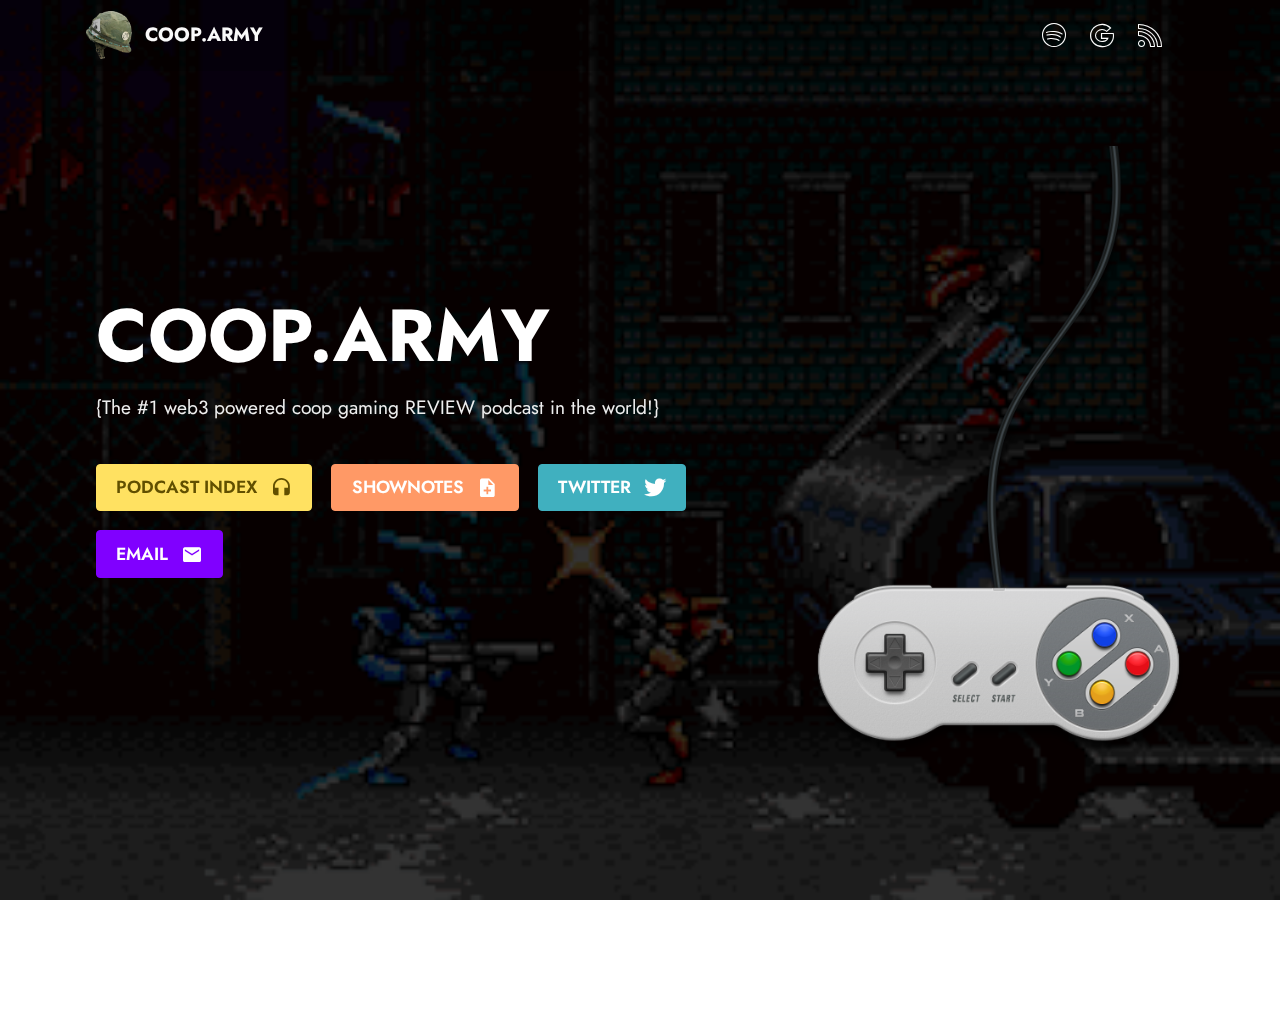
<file: index.html>
<!DOCTYPE html>
<html  >
<head>
  
  <meta charset="UTF-8">
  <meta http-equiv="X-UA-Compatible" content="IE=edge">
  
  <meta name="viewport" content="width=device-width, initial-scale=1, minimum-scale=1">
  <link rel="shortcut icon" href="assets/images/ffddc9f3a1639ef4d77bc82922d7fbfe-1.png" type="image/x-icon">
  <meta name="description" content="">
  
  
  <title>COOP.ARMY</title>
  <link rel="stylesheet" href="assets/icon54/style.css">
  <link rel="stylesheet" href="assets/simple-line-icons/simple-line-icons.css">
  <link rel="stylesheet" href="assets/web/assets/mobirise-icons/mobirise-icons.css">
  <link rel="stylesheet" href="assets/bootstrap-material-design-font/css/material.css">
  <link rel="stylesheet" href="assets/font-awesome/css/font-awesome.css">
  <link rel="stylesheet" href="assets/tether/tether.min.css">
  <link rel="stylesheet" href="assets/bootstrap/css/bootstrap.min.css">
  <link rel="stylesheet" href="assets/bootstrap/css/bootstrap-grid.min.css">
  <link rel="stylesheet" href="assets/bootstrap/css/bootstrap-reboot.min.css">
  <link rel="stylesheet" href="assets/dropdown/css/style.css">
  <link rel="stylesheet" href="assets/socicon/css/styles.css">
  <link rel="stylesheet" href="assets/theme/css/style.css">
  <link rel="preload" as="style" href="assets/mobirise/css/mbr-additional.css"><link rel="stylesheet" href="assets/mobirise/css/mbr-additional.css" type="text/css">
  
  
  
  
</head>
<body>
  
  <section class="menu menu2 cid-sHNFAgKuON" once="menu" id="menu2-c">
    
    <nav class="navbar navbar-dropdown navbar-fixed-top navbar-expand-lg">
        <div class="container">
            <div class="navbar-brand">
                <span class="navbar-logo">
                    <a href="index.html">
                        <img src="assets/images/ffddc9f3a1639ef4d77bc82922d7fbfe.png" alt="" style="height: 3rem;">
                    </a>
                </span>
                <span class="navbar-caption-wrap"><a class="navbar-caption text-white display-7" href="index.html">COOP.ARMY</a></span>
            </div>
            <button class="navbar-toggler" type="button" data-toggle="collapse" data-target="#navbarSupportedContent" aria-controls="navbarNavAltMarkup" aria-expanded="false" aria-label="Toggle navigation">
                <div class="hamburger">
                    <span></span>
                    <span></span>
                    <span></span>
                    <span></span>
                </div>
            </button>
            <div class="collapse navbar-collapse" id="navbarSupportedContent">
                
                <div class="icons-menu">
                    <a class="iconfont-wrapper" href="https://open.spotify.com/show/46sR4IKcHWxrS8LultJ4Qo" target="_blank">
                        <span class="p-2 mbr-iconfont icon54-v1-spotifi"></span>
                    </a>
                    <a class="iconfont-wrapper" href="https://podcasts.google.com/feed/aHR0cHM6Ly9tZWRpYS5yc3MuY29tL2Nvb3Bhcm15L2ZlZWQueG1s" target="_blank">
                        <span class="p-2 mbr-iconfont sli-social-google"></span>
                    </a>
                    <a class="iconfont-wrapper" href="https://media.rss.com/cooparmy/feed.xml" target="_blank">
                        <span class="p-2 mbr-iconfont icon54-v1-rss"></span>
                    </a>
                    
                </div>
                
            </div>
        </div>
    </nav>
</section>

<section class="extHeader cid-sHP1uhBfLK mbr-fullscreen mbr-parallax-background" id="extHeader8-q">

    

    <div class="mbr-overlay" style="opacity: 0.8;">
    </div>

    <div class="container-fluid header-content">
        <div class="row text-row">
            <div class="col-md-12 col-lg-7">
                <div class="title-cont align-left">
                    <h1 class="mbr-section-title align-left mbr-white pb-3 mbr-fonts-style mbr-bold display-1">COOP.ARMY
                    </h1>
                </div>
                <div class=" mbr-white pb-3 align-left">
                    <p class="mbr-section-subtitle mbr-fonts-style mbr-text display-7">
                        {The #1 web3 powered coop gaming REVIEW podcast in the world!}
                    </p>
                </div>
                <div class="mbr-section-btn pb-3"><a class="btn btn-md btn-warning display-4" href="https://podcastindex.org/podcast/4121769" target="_blank"><span class="mdi-hardware-headset mbr-iconfont mbr-iconfont-btn"></span>PODCAST INDEX</a> <a class="btn btn-md btn-danger display-4" href="https://drive.google.com/drive/folders/1-ZPZCVgvxwGmj2jQmnSSr-7sT8m_erA3" target="_blank"><span class="mdi-action-note-add mbr-iconfont mbr-iconfont-btn"></span>SHOWNOTES</a>  <a class="btn btn-md btn-success display-4" href="https://twitter.com/cooparmy" target="_blank"><span class="socicon socicon-twitter mbr-iconfont mbr-iconfont-btn"></span>TWITTER</a> <a class="btn btn-md btn-primary display-4" href="mailto:cooparmy@protonmail.com"><span class="mdi-communication-email mbr-iconfont mbr-iconfont-btn"></span>EMAIL</a></div>
            </div>
            <div class="col-lg-5 col-md-12">
                <div class="mbr-figure">
                    <img src="assets/images/controls-snes.png" alt="" title="">
                </div>
            </div>
        </div>
        
    </div>
</section>

<section class="footer7 cid-sED5ut1yHn mbr-reveal" once="footers" id="footer7-7">

    

    

    <div class="container">
        <div class="media-container-row align-center mbr-white">
            <div class="col-12">
                <p class="mbr-text mb-0 mbr-fonts-style display-4"></p><p>Powered by LBRY <a href="https://open.lbry.com/@COOPARMY:5?r=Fo4doyKyB2ucLE9w4T72v5uHwLJJWTHy" class="text-info" target="_blank">Fo4doyKyB2ucLE9w4T72v5uHwLJJWTHy</a><br>Pinned to IPFS&nbsp;<a href="https://ipfs.fleek.co/ipfs/QmYwUWPZkU2F1geSfrcGfWnVwAW1iKe2wNHfm3tqBQ7w74/" class="text-primary" target="_blank">QmYwUWPZkU2F1geSfrcGfWnVwAW1iKe2wNHfm3tqBQ7w74</a><br>HNS <a href="https://ipfs.fleek.co/ipfs/QmYwUWPZkU2F1geSfrcGfWnVwAW1iKe2wNHfm3tqBQ7w74/" class="text-warning" target="_blank">cooparmy/</a><br>Podcast Index <a href="https://podcastindex.org/podcast/4121769" class="text-danger" target="_blank">podcastindex.org/podcast/4121769</a></p><p></p>
            </div>
        </div>
    </div>
</section>


<script src="assets/web/assets/jquery/jquery.min.js"></script>
  <script src="assets/popper/popper.min.js"></script>
  <script src="assets/tether/tether.min.js"></script>
  <script src="assets/bootstrap/js/bootstrap.min.js"></script>
  <script src="assets/smoothscroll/smooth-scroll.js"></script>
  <script src="assets/dropdown/js/nav-dropdown.js"></script>
  <script src="assets/dropdown/js/navbar-dropdown.js"></script>
  <script src="assets/touchswipe/jquery.touch-swipe.min.js"></script>
  <script src="assets/parallax/jarallax.min.js"></script>
  <script src="assets/theme/js/script.js"></script>
  
  
  
</body>
</html>
</file>
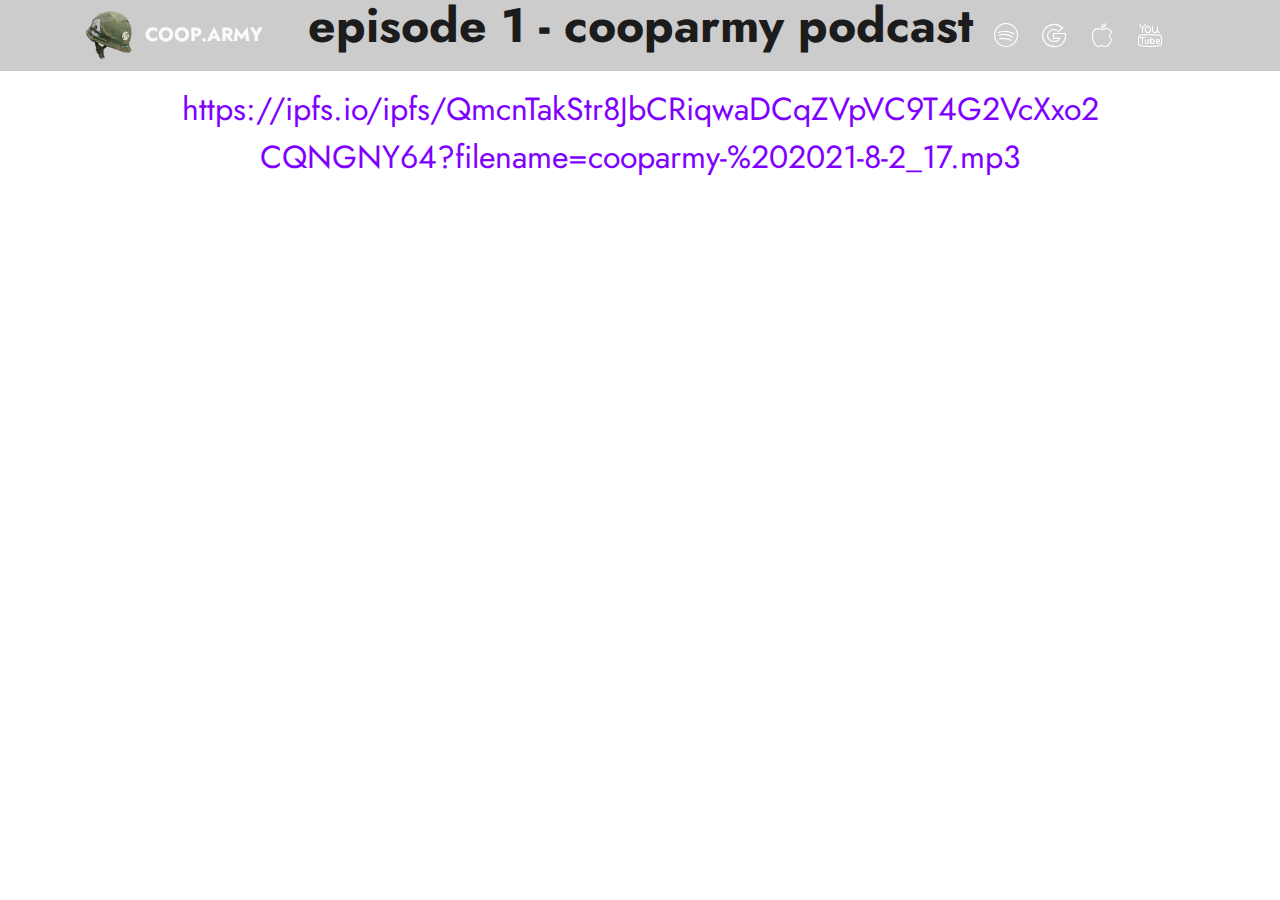
<file: page1.html>
<!DOCTYPE html>
<html  >
<head>
  
  <meta charset="UTF-8">
  <meta http-equiv="X-UA-Compatible" content="IE=edge">
  
  <meta name="viewport" content="width=device-width, initial-scale=1, minimum-scale=1">
  <link rel="shortcut icon" href="assets/images/ffddc9f3a1639ef4d77bc82922d7fbfe-1.png" type="image/x-icon">
  <meta name="description" content="">
  
  
  <title>Page 1</title>
  <link rel="stylesheet" href="assets/web/assets/mobirise-icons/mobirise-icons.css">
  <link rel="stylesheet" href="assets/icon54/style.css">
  <link rel="stylesheet" href="assets/simple-line-icons/simple-line-icons.css">
  <link rel="stylesheet" href="assets/tether/tether.min.css">
  <link rel="stylesheet" href="assets/bootstrap/css/bootstrap.min.css">
  <link rel="stylesheet" href="assets/bootstrap/css/bootstrap-grid.min.css">
  <link rel="stylesheet" href="assets/bootstrap/css/bootstrap-reboot.min.css">
  <link rel="stylesheet" href="assets/dropdown/css/style.css">
  <link rel="stylesheet" href="assets/theme/css/style.css">
  <link rel="preload" as="style" href="assets/mobirise/css/mbr-additional.css"><link rel="stylesheet" href="assets/mobirise/css/mbr-additional.css" type="text/css">
  
  
  
  
</head>
<body>
  
  <section class="menu menu2 cid-sHNFAgKuON" once="menu" id="menu2-c">
    
    <nav class="navbar navbar-dropdown navbar-fixed-top navbar-expand-lg">
        <div class="container">
            <div class="navbar-brand">
                <span class="navbar-logo">
                    <a href="#">
                        <img src="assets/images/ffddc9f3a1639ef4d77bc82922d7fbfe.png" alt="" style="height: 3rem;">
                    </a>
                </span>
                <span class="navbar-caption-wrap"><a class="navbar-caption text-white display-7" href="index.html">COOP.ARMY</a></span>
            </div>
            <button class="navbar-toggler" type="button" data-toggle="collapse" data-target="#navbarSupportedContent" aria-controls="navbarNavAltMarkup" aria-expanded="false" aria-label="Toggle navigation">
                <div class="hamburger">
                    <span></span>
                    <span></span>
                    <span></span>
                    <span></span>
                </div>
            </button>
            <div class="collapse navbar-collapse" id="navbarSupportedContent">
                
                <div class="icons-menu">
                    <a class="iconfont-wrapper" href="#" target="_blank">
                        <span class="p-2 mbr-iconfont icon54-v1-spotifi"></span>
                    </a>
                    <a class="iconfont-wrapper" href="https://podcasts.google.com/" target="_blank">
                        <span class="p-2 mbr-iconfont sli-social-google"></span>
                    </a>
                    <a class="iconfont-wrapper" href="https://www.apple.com/au/apple-podcasts/" target="_blank">
                        <span class="p-2 mbr-iconfont mbri-apple"></span>
                    </a>
                    <a class="iconfont-wrapper" href="https://www.youtube.com/channel/UCtJHB0Rif9yYmfks70stJ2Q" target="_blank">
                        <span class="p-2 mbr-iconfont icon54-v1-youtube-2"></span>
                    </a>
                </div>
                
            </div>
        </div>
    </nav>
</section>

<section class="content4 cid-sEY6UEgktx" id="content4-8">
    
    
    <div class="container">
        <div class="row justify-content-center">
            <div class="title col-md-12 col-lg-10">
                <h3 class="mbr-section-title mbr-fonts-style align-center mb-4 display-2">
                    <strong>episode 1 - cooparmy podcast</strong></h3>
                <h4 class="mbr-section-subtitle align-center mbr-fonts-style mb-4 display-5">
                    <a href="https://ipfs.io/ipfs/QmcnTakStr8JbCRiqwaDCqZVpVC9T4G2VcXxo2CQNGNY64?filename=cooparmy-%202021-8-2_17.mp3" class="text-primary" target="_blank">https://ipfs.io/ipfs/QmcnTakStr8JbCRiqwaDCqZVpVC9T4G2VcXxo2CQNGNY64?filename=cooparmy-%202021-8-2_17.mp3</a>
                </h4>
                
            </div>
        </div>
    </div>
</section>


<script src="assets/web/assets/jquery/jquery.min.js"></script>
  <script src="assets/popper/popper.min.js"></script>
  <script src="assets/tether/tether.min.js"></script>
  <script src="assets/bootstrap/js/bootstrap.min.js"></script>
  <script src="assets/smoothscroll/smooth-scroll.js"></script>
  <script src="assets/dropdown/js/nav-dropdown.js"></script>
  <script src="assets/dropdown/js/navbar-dropdown.js"></script>
  <script src="assets/touchswipe/jquery.touch-swipe.min.js"></script>
  <script src="assets/theme/js/script.js"></script>
  
  
  
</body>
</html>
</file>
<file: assets/icon54/style.css>
@font-face {
    font-family: 'icon54';
    src: url('fonts/icon54.eot?uf6sbu');
    src: url('fonts/icon54.eot?uf6sbu#iefix') format('embedded-opentype'),
        url('fonts/icon54.ttf?uf6sbu') format('truetype'),
        url('fonts/icon54.woff?uf6sbu') format('woff'),
        url('fonts/icon54.svg?uf6sbu#icon54') format('svg');
    font-weight: normal;
    font-style: normal;
}

[class^='icon54-v1-'],
[class*=' icon54-v1-'] {
    /* use !important to prevent issues with browser extensions that change fonts */
    font-family: 'icon54' !important;
    speak: none;
    font-style: normal;
    font-weight: normal;
    font-variant: normal;
    text-transform: none;
    line-height: 1;

    /* Better Font Rendering =========== */
    -webkit-font-smoothing: antialiased;
    -moz-osx-font-smoothing: grayscale;
}

.icon54-v1-add-bag::before {
    content: '\e900';
}
.icon54-v1-add-cart2::before {
    content: '\e901';
}
.icon54-v1-add-chat1::before {
    content: '\e902';
}
.icon54-v1-add-chat2::before {
    content: '\e903';
}
.icon54-v1-add-chat3::before {
    content: '\e904';
}
.icon54-v1-bitcoin-bag::before {
    content: '\e905';
}
.icon54-v1-bitcoin-cart::before {
    content: '\e906';
}
.icon54-v1-cart::before {
    content: '\e907';
}
.icon54-v1-char-search2::before {
    content: '\e908';
}
.icon54-v1-chat-1::before {
    content: '\e909';
}
.icon54-v1-chat-2::before {
    content: '\e90a';
}
.icon54-v1-chat-3::before {
    content: '\e90b';
}
.icon54-v1-chat-bubble1::before {
    content: '\e90c';
}
.icon54-v1-chat-bubble2::before {
    content: '\e90d';
}
.icon54-v1-chat-bubble4::before {
    content: '\e90e';
}
.icon54-v1-chat-bubble5::before {
    content: '\e90f';
}
.icon54-v1-chat-buble3::before {
    content: '\e910';
}
.icon54-v1-chat-delete1::before {
    content: '\e911';
}
.icon54-v1-chat-delete2::before {
    content: '\e912';
}
.icon54-v1-chat-delete3::before {
    content: '\e913';
}
.icon54-v1-chat-error1::before {
    content: '\e914';
}
.icon54-v1-chat-error2::before {
    content: '\e915';
}
.icon54-v1-chat-error3::before {
    content: '\e916';
}
.icon54-v1-chat-help1::before {
    content: '\e917';
}
.icon54-v1-chat-help2::before {
    content: '\e918';
}
.icon54-v1-chat-help3::before {
    content: '\e919';
}
.icon54-v1-chat-remouve1::before {
    content: '\e91a';
}
.icon54-v1-chat-remouve2::before {
    content: '\e91b';
}
.icon54-v1-chat-remouve3::before {
    content: '\e91c';
}
.icon54-v1-chat-search1::before {
    content: '\e91d';
}
.icon54-v1-chat-search3::before {
    content: '\e91e';
}
.icon54-v1-chat-settings1::before {
    content: '\e91f';
}
.icon54-v1-chat-settings2::before {
    content: '\e920';
}
.icon54-v1-chat-settings3::before {
    content: '\e921';
}
.icon54-v1-chat-user1::before {
    content: '\e922';
}
.icon54-v1-chat-user2::before {
    content: '\e923';
}
.icon54-v1-chat-user3::before {
    content: '\e924';
}
.icon54-v1-chat-user4::before {
    content: '\e925';
}
.icon54-v1-check-out::before {
    content: '\e926';
}
.icon54-v1-clear-bag::before {
    content: '\e927';
}
.icon54-v1-clear-cart2::before {
    content: '\e928';
}
.icon54-v1-conference-chat::before {
    content: '\e929';
}
.icon54-v1-conference-speach::before {
    content: '\e92a';
}
.icon54-v1-credit-card::before {
    content: '\e92b';
}
.icon54-v1-cuppon::before {
    content: '\e92c';
}
.icon54-v1-dismiss-bag::before {
    content: '\e92d';
}
.icon54-v1-dismiss-cart::before {
    content: '\e92e';
}
.icon54-v1-dismiss-chat1::before {
    content: '\e92f';
}
.icon54-v1-dismiss-chat2::before {
    content: '\e930';
}
.icon54-v1-dismiss-chat3::before {
    content: '\e931';
}
.icon54-v1-dollar-bag::before {
    content: '\e932';
}
.icon54-v1-dollar-cart::before {
    content: '\e933';
}
.icon54-v1-done-bag::before {
    content: '\e934';
}
.icon54-v1-done-cat::before {
    content: '\e935';
}
.icon54-v1-dream-bubble1::before {
    content: '\e936';
}
.icon54-v1-dream-bubble2::before {
    content: '\e937';
}
.icon54-v1-dreamimg-2::before {
    content: '\e938';
}
.icon54-v1-dreaming-1::before {
    content: '\e939';
}
.icon54-v1-euro-bag::before {
    content: '\e93a';
}
.icon54-v1-euro-cart::before {
    content: '\e93b';
}
.icon54-v1-favorite-bag::before {
    content: '\e93c';
}
.icon54-v1-favorite-cart::before {
    content: '\e93d';
}
.icon54-v1-favorite-chat1::before {
    content: '\e93e';
}
.icon54-v1-favorite-chat2::before {
    content: '\e93f';
}
.icon54-v1-favorite-chat3::before {
    content: '\e940';
}
.icon54-v1-full-cart2::before {
    content: '\e941';
}
.icon54-v1-gift-box2::before {
    content: '\e942';
}
.icon54-v1-gift-card2::before {
    content: '\e943';
}
.icon54-v1-home-bag::before {
    content: '\e944';
}
.icon54-v1-hot-offer::before {
    content: '\e945';
}
.icon54-v1-mobile-shopping1::before {
    content: '\e946';
}
.icon54-v1-mobile-shopping2::before {
    content: '\e947';
}
.icon54-v1-on-sale2::before {
    content: '\e948';
}
.icon54-v1-on-sale::before {
    content: '\e949';
}
.icon54-v1-online-shopping1::before {
    content: '\e94a';
}
.icon54-v1-online-store::before {
    content: '\e94b';
}
.icon54-v1-open-box::before {
    content: '\e94c';
}
.icon54-v1-pound-bag::before {
    content: '\e94d';
}
.icon54-v1-pound-cart::before {
    content: '\e94e';
}
.icon54-v1-remouve-bag::before {
    content: '\e94f';
}
.icon54-v1-remouve-cart2::before {
    content: '\e950';
}
.icon54-v1-rotate-2::before {
    content: '\e951';
}
.icon54-v1-search-bag::before {
    content: '\e952';
}
.icon54-v1-search-cart::before {
    content: '\e953';
}
.icon54-v1-secure-shopping3::before {
    content: '\e954';
}
.icon54-v1-secure-shopping4::before {
    content: '\e955';
}
.icon54-v1-secure-shopping5::before {
    content: '\e956';
}
.icon54-v1-share-conversation1::before {
    content: '\e957';
}
.icon54-v1-share-conversation2::before {
    content: '\e958';
}
.icon54-v1-share-conversation3::before {
    content: '\e959';
}
.icon54-v1-shipping-box::before {
    content: '\e95a';
}
.icon54-v1-shipping-scedule::before {
    content: '\e95b';
}
.icon54-v1-shipping::before {
    content: '\e95c';
}
.icon54-v1-shopping-bag::before {
    content: '\e95d';
}
.icon54-v1-video-message::before {
    content: '\e95e';
}
.icon54-v1-voice-message::before {
    content: '\e95f';
}
.icon54-v1-web-shop1::before {
    content: '\e960';
}
.icon54-v1-web-shop2::before {
    content: '\e961';
}
.icon54-v1-web-shop3::before {
    content: '\e962';
}
.icon54-v1-d-blockchart1::before {
    content: '\e963';
}
.icon54-v1-112::before {
    content: '\e964';
}
.icon54-v1-911::before {
    content: '\e965';
}
.icon54-v1-add-call::before {
    content: '\e966';
}
.icon54-v1-balloons::before {
    content: '\e967';
}
.icon54-v1-baseball-cap::before {
    content: '\e968';
}
.icon54-v1-bat-man::before {
    content: '\e969';
}
.icon54-v1-block-call::before {
    content: '\e96a';
}
.icon54-v1-block-chart1::before {
    content: '\e96b';
}
.icon54-v1-block-chart2::before {
    content: '\e96c';
}
.icon54-v1-block-chart3::before {
    content: '\e96d';
}
.icon54-v1-bluetuth-phonespeaker::before {
    content: '\e96e';
}
.icon54-v1-call-24h::before {
    content: '\e96f';
}
.icon54-v1-call-center24h::before {
    content: '\e970';
}
.icon54-v1-call-forward::before {
    content: '\e971';
}
.icon54-v1-call-made::before {
    content: '\e972';
}
.icon54-v1-call-recieved::before {
    content: '\e973';
}
.icon54-v1-call-reservation::before {
    content: '\e974';
}
.icon54-v1-clear-call::before {
    content: '\e975';
}
.icon54-v1-crain-hook::before {
    content: '\e976';
}
.icon54-v1-decreasing-chart1::before {
    content: '\e977';
}
.icon54-v1-decreasing-chart2::before {
    content: '\e978';
}
.icon54-v1-delayed-call::before {
    content: '\e979';
}
.icon54-v1-diagram-1::before {
    content: '\e97a';
}
.icon54-v1-diagram-2::before {
    content: '\e97b';
}
.icon54-v1-diagram-3::before {
    content: '\e97c';
}
.icon54-v1-diagram-4::before {
    content: '\e97d';
}
.icon54-v1-dial-pad2::before {
    content: '\e97e';
}
.icon54-v1-dot-chart1::before {
    content: '\e97f';
}
.icon54-v1-dot-chart2::before {
    content: '\e980';
}
.icon54-v1-dot-chart3::before {
    content: '\e981';
}
.icon54-v1-enter-1::before {
    content: '\e982';
}
.icon54-v1-enter-2::before {
    content: '\e983';
}
.icon54-v1-exit-1::before {
    content: '\e984';
}
.icon54-v1-exit-2::before {
    content: '\e985';
}
.icon54-v1-fax-phone::before {
    content: '\e986';
}
.icon54-v1-fragment-chart::before {
    content: '\e987';
}
.icon54-v1-hold-theline::before {
    content: '\e988';
}
.icon54-v1-id-tag::before {
    content: '\e989';
}
.icon54-v1-increasing-chart1::before {
    content: '\e98a';
}
.icon54-v1-increasing-chart2::before {
    content: '\e98b';
}
.icon54-v1-key-2::before {
    content: '\e98c';
}
.icon54-v1-key-hole1::before {
    content: '\e98d';
}
.icon54-v1-key-hole2::before {
    content: '\e98e';
}
.icon54-v1-landscape-chart::before {
    content: '\e98f';
}
.icon54-v1-line-chart1::before {
    content: '\e990';
}
.icon54-v1-line-chart2::before {
    content: '\e991';
}
.icon54-v1-line-chart3::before {
    content: '\e992';
}
.icon54-v1-lock-1::before {
    content: '\e993';
}
.icon54-v1-lock-call::before {
    content: '\e994';
}
.icon54-v1-lock-user1::before {
    content: '\e995';
}
.icon54-v1-lock-user2::before {
    content: '\e996';
}
.icon54-v1-login-form1::before {
    content: '\e997';
}
.icon54-v1-login-form2::before {
    content: '\e998';
}
.icon54-v1-marge-call::before {
    content: '\e999';
}
.icon54-v1-missed-call::before {
    content: '\e99a';
}
.icon54-v1-name-tag::before {
    content: '\e99b';
}
.icon54-v1-open-lock::before {
    content: '\e99c';
}
.icon54-v1-pause-call::before {
    content: '\e99d';
}
.icon54-v1-phone-1::before {
    content: '\e99e';
}
.icon54-v1-phone-2::before {
    content: '\e99f';
}
.icon54-v1-phone-3::before {
    content: '\e9a0';
}
.icon54-v1-phone-4::before {
    content: '\e9a1';
}
.icon54-v1-phone-book::before {
    content: '\e9a2';
}
.icon54-v1-phone-box::before {
    content: '\e9a3';
}
.icon54-v1-phone-intalk::before {
    content: '\e9a4';
}
.icon54-v1-phone-ring::before {
    content: '\e9a5';
}
.icon54-v1-phone-shopping::before {
    content: '\e9a6';
}
.icon54-v1-pie-chart1::before {
    content: '\e9a7';
}
.icon54-v1-pie-chart2::before {
    content: '\e9a8';
}
.icon54-v1-pie-chart3::before {
    content: '\e9a9';
}
.icon54-v1-pin-code::before {
    content: '\e9aa';
}
.icon54-v1-public-phone::before {
    content: '\e9ab';
}
.icon54-v1-recall::before {
    content: '\e9ac';
}
.icon54-v1-record-call::before {
    content: '\e9ad';
}
.icon54-v1-remouve-call::before {
    content: '\e9ae';
}
.icon54-v1-ring-chart1::before {
    content: '\e9af';
}
.icon54-v1-ring-chart2::before {
    content: '\e9b0';
}
.icon54-v1-signal-0::before {
    content: '\e9b1';
}
.icon54-v1-signal-1::before {
    content: '\e9b2';
}
.icon54-v1-signal-2::before {
    content: '\e9b3';
}
.icon54-v1-signal-3::before {
    content: '\e9b4';
}
.icon54-v1-signal-4::before {
    content: '\e9b5';
}
.icon54-v1-signal-5::before {
    content: '\e9b6';
}
.icon54-v1-sinus::before {
    content: '\e9b7';
}
.icon54-v1-split-call::before {
    content: '\e9b8';
}
.icon54-v1-success-chart::before {
    content: '\e9b9';
}
.icon54-v1-table-chart1::before {
    content: '\e9ba';
}
.icon54-v1-table-chart2::before {
    content: '\e9bb';
}
.icon54-v1-tangent::before {
    content: '\e9bc';
}
.icon54-v1-bedroom::before {
    content: '\e9bd';
}
.icon54-v1-fingertouch::before {
    content: '\e9be';
}
.icon54-v1-hour::before {
    content: '\e9bf';
}
.icon54-v1-bedroom2::before {
    content: '\e9c0';
}
.icon54-v1-files::before {
    content: '\e9c1';
}
.icon54-v1-fingertouch2::before {
    content: '\e9c2';
}
.icon54-v1-files2::before {
    content: '\e9c3';
}
.icon54-v1-fingertouch3::before {
    content: '\e9c4';
}
.icon54-v1-starbed::before {
    content: '\e9c5';
}
.icon54-v1-g-network::before {
    content: '\e9c6';
}
.icon54-v1-gp-doc::before {
    content: '\e9c7';
}
.icon54-v1-fingerroatate::before {
    content: '\e9c8';
}
.icon54-v1-fingertouch4::before {
    content: '\e9c9';
}
.icon54-v1-g-network2::before {
    content: '\e9ca';
}
.icon54-v1-starhotel1::before {
    content: '\e9cb';
}
.icon54-v1-starhotel2::before {
    content: '\e9cc';
}
.icon54-v1-ball::before {
    content: '\e9cd';
}
.icon54-v1-min::before {
    content: '\e9ce';
}
.icon54-v1-by7::before {
    content: '\e9cf';
}
.icon54-v1-min2::before {
    content: '\e9d0';
}
.icon54-v1-min3::before {
    content: '\e9d1';
}
.icon54-v1-abascus-calculator::before {
    content: '\e9d2';
}
.icon54-v1-accordion::before {
    content: '\e9d3';
}
.icon54-v1-acrobat-file::before {
    content: '\e9d4';
}
.icon54-v1-add-basket::before {
    content: '\e9d5';
}
.icon54-v1-add-bookmark::before {
    content: '\e9d6';
}
.icon54-v1-add-card::before {
    content: '\e9d7';
}
.icon54-v1-add-cart::before {
    content: '\e9d8';
}
.icon54-v1-add-cloud::before {
    content: '\e9d9';
}
.icon54-v1-add-doc::before {
    content: '\e9da';
}
.icon54-v1-add-file::before {
    content: '\e9db';
}
.icon54-v1-add-folder::before {
    content: '\e9dc';
}
.icon54-v1-add-location::before {
    content: '\e9dd';
}
.icon54-v1-add-mail::before {
    content: '\e9de';
}
.icon54-v1-add-wifi::before {
    content: '\e9df';
}
.icon54-v1-addon-setting::before {
    content: '\e9e0';
}
.icon54-v1-addvertise::before {
    content: '\e9e1';
}
.icon54-v1-adobe-flashplayer::before {
    content: '\e9e2';
}
.icon54-v1-adobe::before {
    content: '\e9e3';
}
.icon54-v1-aif-doc::before {
    content: '\e9e4';
}
.icon54-v1-air-conditioner2::before {
    content: '\e9e5';
}
.icon54-v1-air-conditioner::before {
    content: '\e9e6';
}
.icon54-v1-air-conditioner1::before {
    content: '\e9e7';
}
.icon54-v1-airbnb::before {
    content: '\e9e8';
}
.icon54-v1-alambic::before {
    content: '\e9e9';
}
.icon54-v1-alarm-clock1::before {
    content: '\e9ea';
}
.icon54-v1-alarm-clock2::before {
    content: '\e9eb';
}
.icon54-v1-alarm-clock3::before {
    content: '\e9ec';
}
.icon54-v1-alarm-sound::before {
    content: '\e9ed';
}
.icon54-v1-align-center::before {
    content: '\e9ee';
}
.icon54-v1-align-left::before {
    content: '\e9ef';
}
.icon54-v1-align-right::before {
    content: '\e9f0';
}
.icon54-v1-all-directions::before {
    content: '\e9f1';
}
.icon54-v1-allert-card::before {
    content: '\e9f2';
}
.icon54-v1-alligator::before {
    content: '\e9f3';
}
.icon54-v1-alphabet-list::before {
    content: '\e9f4';
}
.icon54-v1-alu-recycle::before {
    content: '\e9f5';
}
.icon54-v1-amazon::before {
    content: '\e9f6';
}
.icon54-v1-ambulance-1::before {
    content: '\e9f7';
}
.icon54-v1-ambulance::before {
    content: '\e9f8';
}
.icon54-v1-amd::before {
    content: '\e9f9';
}
.icon54-v1-amex-2::before {
    content: '\e9fa';
}
.icon54-v1-amex::before {
    content: '\e9fb';
}
.icon54-v1-amplifier-1::before {
    content: '\e9fc';
}
.icon54-v1-amplifier-2::before {
    content: '\e9fd';
}
.icon54-v1-analogue-antenna::before {
    content: '\e9fe';
}
.icon54-v1-anchor::before {
    content: '\e9ff';
}
.icon54-v1-android::before {
    content: '\ea00';
}
.icon54-v1-angel2::before {
    content: '\ea01';
}
.icon54-v1-angel::before {
    content: '\ea02';
}
.icon54-v1-angry-birds2::before {
    content: '\ea03';
}
.icon54-v1-angry-birds::before {
    content: '\ea04';
}
.icon54-v1-anonymous-1::before {
    content: '\ea05';
}
.icon54-v1-anonymous-2::before {
    content: '\ea06';
}
.icon54-v1-ant::before {
    content: '\ea07';
}
.icon54-v1-antilop::before {
    content: '\ea08';
}
.icon54-v1-app-setting::before {
    content: '\ea09';
}
.icon54-v1-apple2::before {
    content: '\ea0a';
}
.icon54-v1-apple::before {
    content: '\ea0b';
}
.icon54-v1-appstore-2::before {
    content: '\ea0c';
}
.icon54-v1-arc-phisics::before {
    content: '\ea0d';
}
.icon54-v1-arcade::before {
    content: '\ea0e';
}
.icon54-v1-archery-1::before {
    content: '\ea0f';
}
.icon54-v1-archery-2::before {
    content: '\ea10';
}
.icon54-v1-aries::before {
    content: '\ea11';
}
.icon54-v1-army-solider::before {
    content: '\ea12';
}
.icon54-v1-artboard::before {
    content: '\ea13';
}
.icon54-v1-astronaut::before {
    content: '\ea14';
}
.icon54-v1-at-symbol::before {
    content: '\ea15';
}
.icon54-v1-ati::before {
    content: '\ea16';
}
.icon54-v1-atm-1::before {
    content: '\ea17';
}
.icon54-v1-atm-2::before {
    content: '\ea18';
}
.icon54-v1-atm-3::before {
    content: '\ea19';
}
.icon54-v1-atom::before {
    content: '\ea1a';
}
.icon54-v1-atomic-reactor::before {
    content: '\ea1b';
}
.icon54-v1-attach-file::before {
    content: '\ea1c';
}
.icon54-v1-attache-mail::before {
    content: '\ea1d';
}
.icon54-v1-attacher::before {
    content: '\ea1e';
}
.icon54-v1-attention-cloud::before {
    content: '\ea1f';
}
.icon54-v1-attention1-doc::before {
    content: '\ea20';
}
.icon54-v1-attention2-doc::before {
    content: '\ea21';
}
.icon54-v1-auction::before {
    content: '\ea22';
}
.icon54-v1-auto-flash::before {
    content: '\ea23';
}
.icon54-v1-auto-gearbox::before {
    content: '\ea24';
}
.icon54-v1-aux-cabel::before {
    content: '\ea25';
}
.icon54-v1-avi-doc::before {
    content: '\ea26';
}
.icon54-v1-backward-button::before {
    content: '\ea27';
}
.icon54-v1-backward::before {
    content: '\ea28';
}
.icon54-v1-bacteria-1::before {
    content: '\ea29';
}
.icon54-v1-bacteria-4::before {
    content: '\ea2a';
}
.icon54-v1-bad-pig::before {
    content: '\ea2b';
}
.icon54-v1-badminton::before {
    content: '\ea2c';
}
.icon54-v1-bag-1::before {
    content: '\ea2d';
}
.icon54-v1-bag-2::before {
    content: '\ea2e';
}
.icon54-v1-balance-1::before {
    content: '\ea2f';
}
.icon54-v1-balance-2::before {
    content: '\ea30';
}
.icon54-v1-bald-male::before {
    content: '\ea31';
}
.icon54-v1-ball-pen::before {
    content: '\ea32';
}
.icon54-v1-baloon::before {
    content: '\ea33';
}
.icon54-v1-banana::before {
    content: '\ea34';
}
.icon54-v1-banch::before {
    content: '\ea35';
}
.icon54-v1-bank-1::before {
    content: '\ea36';
}
.icon54-v1-bank-2::before {
    content: '\ea37';
}
.icon54-v1-bank3::before {
    content: '\ea38';
}
.icon54-v1-barbeque::before {
    content: '\ea39';
}
.icon54-v1-barcode-scanner::before {
    content: '\ea3a';
}
.icon54-v1-barcode::before {
    content: '\ea3b';
}
.icon54-v1-barrow::before {
    content: '\ea3c';
}
.icon54-v1-baseball-2::before {
    content: '\ea3d';
}
.icon54-v1-baseball::before {
    content: '\ea3e';
}
.icon54-v1-basket-1::before {
    content: '\ea3f';
}
.icon54-v1-basket-2::before {
    content: '\ea40';
}
.icon54-v1-basket-ball::before {
    content: '\ea41';
}
.icon54-v1-basket::before {
    content: '\ea42';
}
.icon54-v1-bass-key::before {
    content: '\ea43';
}
.icon54-v1-bat::before {
    content: '\ea44';
}
.icon54-v1-bath-robe::before {
    content: '\ea45';
}
.icon54-v1-battery2::before {
    content: '\ea46';
}
.icon54-v1-battery-0::before {
    content: '\ea47';
}
.icon54-v1-battery-1::before {
    content: '\ea48';
}
.icon54-v1-battery-2::before {
    content: '\ea49';
}
.icon54-v1-battery-3::before {
    content: '\ea4a';
}
.icon54-v1-battery-4::before {
    content: '\ea4b';
}
.icon54-v1-battery::before {
    content: '\ea4c';
}
.icon54-v1-battrey-charge::before {
    content: '\ea4d';
}
.icon54-v1-beach-ball::before {
    content: '\ea4e';
}
.icon54-v1-beanie-hat::before {
    content: '\ea4f';
}
.icon54-v1-bear::before {
    content: '\ea50';
}
.icon54-v1-beard-man::before {
    content: '\ea51';
}
.icon54-v1-beatle::before {
    content: '\ea52';
}
.icon54-v1-beats::before {
    content: '\ea53';
}
.icon54-v1-bee::before {
    content: '\ea54';
}
.icon54-v1-beer-mug::before {
    content: '\ea55';
}
.icon54-v1-behance::before {
    content: '\ea56';
}
.icon54-v1-bell2::before {
    content: '\ea57';
}
.icon54-v1-bell::before {
    content: '\ea58';
}
.icon54-v1-bellboy::before {
    content: '\ea59';
}
.icon54-v1-bellhop::before {
    content: '\ea5a';
}
.icon54-v1-belt::before {
    content: '\ea5b';
}
.icon54-v1-benjo::before {
    content: '\ea5c';
}
.icon54-v1-bezier-1::before {
    content: '\ea5d';
}
.icon54-v1-bezier-2::before {
    content: '\ea5e';
}
.icon54-v1-big-eye::before {
    content: '\ea5f';
}
.icon54-v1-big-jack::before {
    content: '\ea60';
}
.icon54-v1-big-shopping::before {
    content: '\ea61';
}
.icon54-v1-big-smile::before {
    content: '\ea62';
}
.icon54-v1-bike-1::before {
    content: '\ea63';
}
.icon54-v1-bike-2::before {
    content: '\ea64';
}
.icon54-v1-bike-3::before {
    content: '\ea65';
}
.icon54-v1-bike::before {
    content: '\ea66';
}
.icon54-v1-bikini::before {
    content: '\ea67';
}
.icon54-v1-binders::before {
    content: '\ea68';
}
.icon54-v1-bing::before {
    content: '\ea69';
}
.icon54-v1-binocular::before {
    content: '\ea6a';
}
.icon54-v1-bio-1::before {
    content: '\ea6b';
}
.icon54-v1-bio-2::before {
    content: '\ea6c';
}
.icon54-v1-bio-ennergy::before {
    content: '\ea6d';
}
.icon54-v1-bio-gas::before {
    content: '\ea6e';
}
.icon54-v1-biohazzard::before {
    content: '\ea6f';
}
.icon54-v1-bitcoin-2::before {
    content: '\ea70';
}
.icon54-v1-bitcoin-3::before {
    content: '\ea71';
}
.icon54-v1-bitcoin-cloud::before {
    content: '\ea72';
}
.icon54-v1-bitcoin-doc::before {
    content: '\ea73';
}
.icon54-v1-black-friday::before {
    content: '\ea74';
}
.icon54-v1-blank-file::before {
    content: '\ea75';
}
.icon54-v1-blend-tool::before {
    content: '\ea76';
}
.icon54-v1-blogger::before {
    content: '\ea77';
}
.icon54-v1-blood-drop::before {
    content: '\ea78';
}
.icon54-v1-bluetuth::before {
    content: '\ea79';
}
.icon54-v1-blututh-headset::before {
    content: '\ea7a';
}
.icon54-v1-boiled-egg::before {
    content: '\ea7b';
}
.icon54-v1-bold::before {
    content: '\ea7c';
}
.icon54-v1-bomb::before {
    content: '\ea7d';
}
.icon54-v1-bomber-man::before {
    content: '\ea7e';
}
.icon54-v1-bookmark-1::before {
    content: '\ea7f';
}
.icon54-v1-bookmark-2::before {
    content: '\ea80';
}
.icon54-v1-bookmark-3::before {
    content: '\ea81';
}
.icon54-v1-bookmark-4::before {
    content: '\ea82';
}
.icon54-v1-bookmark-settings::before {
    content: '\ea83';
}
.icon54-v1-bookmark-site2::before {
    content: '\ea84';
}
.icon54-v1-bookmark-site::before {
    content: '\ea85';
}
.icon54-v1-bookmarked-file::before {
    content: '\ea86';
}
.icon54-v1-boot::before {
    content: '\ea87';
}
.icon54-v1-botcoin-1::before {
    content: '\ea88';
}
.icon54-v1-bow-tie::before {
    content: '\ea89';
}
.icon54-v1-bow::before {
    content: '\ea8a';
}
.icon54-v1-bowler-hat::before {
    content: '\ea8b';
}
.icon54-v1-bowling-ball::before {
    content: '\ea8c';
}
.icon54-v1-bowling::before {
    content: '\ea8d';
}
.icon54-v1-boxing-bag::before {
    content: '\ea8e';
}
.icon54-v1-boxing-glov::before {
    content: '\ea8f';
}
.icon54-v1-boxing-helmet::before {
    content: '\ea90';
}
.icon54-v1-boxing-ring::before {
    content: '\ea91';
}
.icon54-v1-bra::before {
    content: '\ea92';
}
.icon54-v1-brain::before {
    content: '\ea93';
}
.icon54-v1-bread::before {
    content: '\ea94';
}
.icon54-v1-breakout::before {
    content: '\ea95';
}
.icon54-v1-bridge::before {
    content: '\ea96';
}
.icon54-v1-briefcase-1::before {
    content: '\ea97';
}
.icon54-v1-briefcase-2::before {
    content: '\ea98';
}
.icon54-v1-brightness-2::before {
    content: '\ea99';
}
.icon54-v1-brightness-3::before {
    content: '\ea9a';
}
.icon54-v1-brigthness-1::before {
    content: '\ea9b';
}
.icon54-v1-broken-glas::before {
    content: '\ea9c';
}
.icon54-v1-broken-heart::before {
    content: '\ea9d';
}
.icon54-v1-broken-link::before {
    content: '\ea9e';
}
.icon54-v1-brush-1::before {
    content: '\ea9f';
}
.icon54-v1-brush-2::before {
    content: '\eaa0';
}
.icon54-v1-bucket::before {
    content: '\eaa1';
}
.icon54-v1-buddybuilding::before {
    content: '\eaa2';
}
.icon54-v1-bug-protect::before {
    content: '\eaa3';
}
.icon54-v1-bullet-list::before {
    content: '\eaa4';
}
.icon54-v1-bulleted-list::before {
    content: '\eaa5';
}
.icon54-v1-bus-1::before {
    content: '\eaa6';
}
.icon54-v1-bus-2::before {
    content: '\eaa7';
}
.icon54-v1-bus-3::before {
    content: '\eaa8';
}
.icon54-v1-busi-2::before {
    content: '\eaa9';
}
.icon54-v1-business-man::before {
    content: '\eaaa';
}
.icon54-v1-business-woman::before {
    content: '\eaab';
}
.icon54-v1-busy-1::before {
    content: '\eaac';
}
.icon54-v1-butterfly::before {
    content: '\eaad';
}
.icon54-v1-button::before {
    content: '\eaae';
}
.icon54-v1-cab::before {
    content: '\eaaf';
}
.icon54-v1-cabine-lift::before {
    content: '\eab0';
}
.icon54-v1-cactus::before {
    content: '\eab1';
}
.icon54-v1-caffe-bean::before {
    content: '\eab2';
}
.icon54-v1-caffe-mug::before {
    content: '\eab3';
}
.icon54-v1-calculator-1::before {
    content: '\eab4';
}
.icon54-v1-calculator-2::before {
    content: '\eab5';
}
.icon54-v1-calculator-3::before {
    content: '\eab6';
}
.icon54-v1-calculator-4::before {
    content: '\eab7';
}
.icon54-v1-calendar-clock::before {
    content: '\eab8';
}
.icon54-v1-calendar::before {
    content: '\eab9';
}
.icon54-v1-call::before {
    content: '\eaba';
}
.icon54-v1-camel::before {
    content: '\eabb';
}
.icon54-v1-camera-12::before {
    content: '\eabc';
}
.icon54-v1-camera-1::before {
    content: '\eabd';
}
.icon54-v1-camera-22::before {
    content: '\eabe';
}
.icon54-v1-camera-2::before {
    content: '\eabf';
}
.icon54-v1-camera-3::before {
    content: '\eac0';
}
.icon54-v1-camera-42::before {
    content: '\eac1';
}
.icon54-v1-camera-4::before {
    content: '\eac2';
}
.icon54-v1-camera-5::before {
    content: '\eac3';
}
.icon54-v1-camera-6::before {
    content: '\eac4';
}
.icon54-v1-camera-7::before {
    content: '\eac5';
}
.icon54-v1-camera-8::before {
    content: '\eac6';
}
.icon54-v1-camera-9::before {
    content: '\eac7';
}
.icon54-v1-camera-rear::before {
    content: '\eac8';
}
.icon54-v1-camera-roll::before {
    content: '\eac9';
}
.icon54-v1-camp-bag::before {
    content: '\eaca';
}
.icon54-v1-camp-fire2::before {
    content: '\eacb';
}
.icon54-v1-camp-fire::before {
    content: '\eacc';
}
.icon54-v1-camping-knief::before {
    content: '\eacd';
}
.icon54-v1-candell::before {
    content: '\eace';
}
.icon54-v1-candy-stick::before {
    content: '\eacf';
}
.icon54-v1-candy::before {
    content: '\ead0';
}
.icon54-v1-captain-america::before {
    content: '\ead1';
}
.icon54-v1-car-1::before {
    content: '\ead2';
}
.icon54-v1-car-2::before {
    content: '\ead3';
}
.icon54-v1-car-3::before {
    content: '\ead4';
}
.icon54-v1-car-airpump::before {
    content: '\ead5';
}
.icon54-v1-car-secure::before {
    content: '\ead6';
}
.icon54-v1-car-service::before {
    content: '\ead7';
}
.icon54-v1-car-wash::before {
    content: '\ead8';
}
.icon54-v1-card-pay::before {
    content: '\ead9';
}
.icon54-v1-card-validity::before {
    content: '\eada';
}
.icon54-v1-cargo-ship::before {
    content: '\eadb';
}
.icon54-v1-carnaval::before {
    content: '\eadc';
}
.icon54-v1-carrot::before {
    content: '\eadd';
}
.icon54-v1-cart-1::before {
    content: '\eade';
}
.icon54-v1-cart-2::before {
    content: '\eadf';
}
.icon54-v1-cart-done::before {
    content: '\eae0';
}
.icon54-v1-cash-pay::before {
    content: '\eae1';
}
.icon54-v1-cash-payment::before {
    content: '\eae2';
}
.icon54-v1-cassette::before {
    content: '\eae3';
}
.icon54-v1-cat::before {
    content: '\eae4';
}
.icon54-v1-cd-case::before {
    content: '\eae5';
}
.icon54-v1-cello::before {
    content: '\eae6';
}
.icon54-v1-celsius::before {
    content: '\eae7';
}
.icon54-v1-chaplin::before {
    content: '\eae8';
}
.icon54-v1-character-spacing::before {
    content: '\eae9';
}
.icon54-v1-check-file::before {
    content: '\eaea';
}
.icon54-v1-check::before {
    content: '\eaeb';
}
.icon54-v1-checkout-bitcoin1::before {
    content: '\eaec';
}
.icon54-v1-checkout-bitcoin2::before {
    content: '\eaed';
}
.icon54-v1-checkout-dollar1::before {
    content: '\eaee';
}
.icon54-v1-checkout-dollar2::before {
    content: '\eaef';
}
.icon54-v1-checkout-euro1::before {
    content: '\eaf0';
}
.icon54-v1-checkout-euro2::before {
    content: '\eaf1';
}
.icon54-v1-checkout-pound1::before {
    content: '\eaf2';
}
.icon54-v1-checout-pound2::before {
    content: '\eaf3';
}
.icon54-v1-cheese::before {
    content: '\eaf4';
}
.icon54-v1-cheetah::before {
    content: '\eaf5';
}
.icon54-v1-chef::before {
    content: '\eaf6';
}
.icon54-v1-cherry::before {
    content: '\eaf7';
}
.icon54-v1-chess::before {
    content: '\eaf8';
}
.icon54-v1-chicken-leg::before {
    content: '\eaf9';
}
.icon54-v1-chicken::before {
    content: '\eafa';
}
.icon54-v1-chilly::before {
    content: '\eafb';
}
.icon54-v1-chimney::before {
    content: '\eafc';
}
.icon54-v1-chip::before {
    content: '\eafd';
}
.icon54-v1-christmas-decoration::before {
    content: '\eafe';
}
.icon54-v1-christmas-light::before {
    content: '\eaff';
}
.icon54-v1-christmas-star::before {
    content: '\eb00';
}
.icon54-v1-christmas-tree::before {
    content: '\eb01';
}
.icon54-v1-chrome::before {
    content: '\eb02';
}
.icon54-v1-circus::before {
    content: '\eb03';
}
.icon54-v1-clear-basket::before {
    content: '\eb04';
}
.icon54-v1-clear-bookmark::before {
    content: '\eb05';
}
.icon54-v1-clear-cart::before {
    content: '\eb06';
}
.icon54-v1-clear-file::before {
    content: '\eb07';
}
.icon54-v1-clear-folder::before {
    content: '\eb08';
}
.icon54-v1-clear-format::before {
    content: '\eb09';
}
.icon54-v1-clear-formatting::before {
    content: '\eb0a';
}
.icon54-v1-clear-location::before {
    content: '\eb0b';
}
.icon54-v1-clear-network::before {
    content: '\eb0c';
}
.icon54-v1-click-1::before {
    content: '\eb0d';
}
.icon54-v1-click-2::before {
    content: '\eb0e';
}
.icon54-v1-clock-1::before {
    content: '\eb0f';
}
.icon54-v1-clock-2::before {
    content: '\eb10';
}
.icon54-v1-clone-cloud::before {
    content: '\eb11';
}
.icon54-v1-close-2::before {
    content: '\eb12';
}
.icon54-v1-closr-1::before {
    content: '\eb13';
}
.icon54-v1-cloud2::before {
    content: '\eb14';
}
.icon54-v1-cloud-download::before {
    content: '\eb15';
}
.icon54-v1-cloud-drive::before {
    content: '\eb16';
}
.icon54-v1-cloud-folder2::before {
    content: '\eb17';
}
.icon54-v1-cloud-folder::before {
    content: '\eb18';
}
.icon54-v1-cloud-help::before {
    content: '\eb19';
}
.icon54-v1-cloud-list::before {
    content: '\eb1a';
}
.icon54-v1-cloud-network::before {
    content: '\eb1b';
}
.icon54-v1-cloud-server::before {
    content: '\eb1c';
}
.icon54-v1-cloud-setting::before {
    content: '\eb1d';
}
.icon54-v1-cloud-upload::before {
    content: '\eb1e';
}
.icon54-v1-cloud::before {
    content: '\eb1f';
}
.icon54-v1-cloudy-day::before {
    content: '\eb20';
}
.icon54-v1-cloudy-fog::before {
    content: '\eb21';
}
.icon54-v1-cloudy-night::before {
    content: '\eb22';
}
.icon54-v1-cloudy::before {
    content: '\eb23';
}
.icon54-v1-clown::before {
    content: '\eb24';
}
.icon54-v1-clubs-acecard::before {
    content: '\eb25';
}
.icon54-v1-cmera-3::before {
    content: '\eb26';
}
.icon54-v1-cmyk::before {
    content: '\eb27';
}
.icon54-v1-coal-railcar::before {
    content: '\eb28';
}
.icon54-v1-coat-rank::before {
    content: '\eb29';
}
.icon54-v1-coat::before {
    content: '\eb2a';
}
.icon54-v1-coce-withglass::before {
    content: '\eb2b';
}
.icon54-v1-cockroach::before {
    content: '\eb2c';
}
.icon54-v1-coctail-glass1::before {
    content: '\eb2d';
}
.icon54-v1-coctail-glass2::before {
    content: '\eb2e';
}
.icon54-v1-coding::before {
    content: '\eb2f';
}
.icon54-v1-coffe-togo::before {
    content: '\eb30';
}
.icon54-v1-coffe::before {
    content: '\eb31';
}
.icon54-v1-coin-andcash::before {
    content: '\eb32';
}
.icon54-v1-coins-1::before {
    content: '\eb33';
}
.icon54-v1-coins-2::before {
    content: '\eb34';
}
.icon54-v1-coins-3::before {
    content: '\eb35';
}
.icon54-v1-combine-file::before {
    content: '\eb36';
}
.icon54-v1-compact-disc::before {
    content: '\eb37';
}
.icon54-v1-compas-rose::before {
    content: '\eb38';
}
.icon54-v1-compass-1::before {
    content: '\eb39';
}
.icon54-v1-compass-2::before {
    content: '\eb3a';
}
.icon54-v1-compose-mail1::before {
    content: '\eb3b';
}
.icon54-v1-compose-mail2::before {
    content: '\eb3c';
}
.icon54-v1-computer-download::before {
    content: '\eb3d';
}
.icon54-v1-computer-network1::before {
    content: '\eb3e';
}
.icon54-v1-computer-network2::before {
    content: '\eb3f';
}
.icon54-v1-computer-upload::before {
    content: '\eb40';
}
.icon54-v1-concert-lighting::before {
    content: '\eb41';
}
.icon54-v1-concrete-truck::before {
    content: '\eb42';
}
.icon54-v1-conga-1::before {
    content: '\eb43';
}
.icon54-v1-conga-2::before {
    content: '\eb44';
}
.icon54-v1-contact-book1::before {
    content: '\eb45';
}
.icon54-v1-contact-book2::before {
    content: '\eb46';
}
.icon54-v1-contact-folder::before {
    content: '\eb47';
}
.icon54-v1-contact-info::before {
    content: '\eb48';
}
.icon54-v1-container-railcar::before {
    content: '\eb49';
}
.icon54-v1-contract-1::before {
    content: '\eb4a';
}
.icon54-v1-contract-2::before {
    content: '\eb4b';
}
.icon54-v1-converse::before {
    content: '\eb4c';
}
.icon54-v1-convert-bitcoin::before {
    content: '\eb4d';
}
.icon54-v1-convert-curency::before {
    content: '\eb4e';
}
.icon54-v1-cookie-man::before {
    content: '\eb4f';
}
.icon54-v1-copy-machine::before {
    content: '\eb50';
}
.icon54-v1-corn::before {
    content: '\eb51';
}
.icon54-v1-coroflot::before {
    content: '\eb52';
}
.icon54-v1-corrector::before {
    content: '\eb53';
}
.icon54-v1-countdown-1::before {
    content: '\eb54';
}
.icon54-v1-countdown-2::before {
    content: '\eb55';
}
.icon54-v1-countdown-3::before {
    content: '\eb56';
}
.icon54-v1-countdown-4::before {
    content: '\eb57';
}
.icon54-v1-countdown-5::before {
    content: '\eb58';
}
.icon54-v1-cow::before {
    content: '\eb59';
}
.icon54-v1-crain-truck2::before {
    content: '\eb5a';
}
.icon54-v1-crain-truck::before {
    content: '\eb5b';
}
.icon54-v1-crain::before {
    content: '\eb5c';
}
.icon54-v1-credit-card1::before {
    content: '\eb5d';
}
.icon54-v1-credit-card2::before {
    content: '\eb5e';
}
.icon54-v1-credit-card3::before {
    content: '\eb5f';
}
.icon54-v1-criminal::before {
    content: '\eb60';
}
.icon54-v1-croissant::before {
    content: '\eb61';
}
.icon54-v1-cronometer::before {
    content: '\eb62';
}
.icon54-v1-crop-image::before {
    content: '\eb63';
}
.icon54-v1-crop-tool::before {
    content: '\eb64';
}
.icon54-v1-crown-1::before {
    content: '\eb65';
}
.icon54-v1-crown-2::before {
    content: '\eb66';
}
.icon54-v1-crunchyroll::before {
    content: '\eb67';
}
.icon54-v1-cry-hard::before {
    content: '\eb68';
}
.icon54-v1-cry::before {
    content: '\eb69';
}
.icon54-v1-css-3::before {
    content: '\eb6a';
}
.icon54-v1-cup-1::before {
    content: '\eb6b';
}
.icon54-v1-cup-2::before {
    content: '\eb6c';
}
.icon54-v1-cup-3::before {
    content: '\eb6d';
}
.icon54-v1-cursor-select1::before {
    content: '\eb6e';
}
.icon54-v1-cusror-select2::before {
    content: '\eb6f';
}
.icon54-v1-cuter::before {
    content: '\eb70';
}
.icon54-v1-cylinder-hat::before {
    content: '\eb71';
}
.icon54-v1-cymbal::before {
    content: '\eb72';
}
.icon54-v1-cystern-railcar::before {
    content: '\eb73';
}
.icon54-v1-cystern-truck::before {
    content: '\eb74';
}
.icon54-v1-dailybooth::before {
    content: '\eb75';
}
.icon54-v1-darth-vader::before {
    content: '\eb76';
}
.icon54-v1-darts::before {
    content: '\eb77';
}
.icon54-v1-decode-file::before {
    content: '\eb78';
}
.icon54-v1-decrease-indent::before {
    content: '\eb79';
}
.icon54-v1-decrease-margin::before {
    content: '\eb7a';
}
.icon54-v1-deer::before {
    content: '\eb7b';
}
.icon54-v1-delete-mail::before {
    content: '\eb7c';
}
.icon54-v1-delicious::before {
    content: '\eb7d';
}
.icon54-v1-desert::before {
    content: '\eb7e';
}
.icon54-v1-design-software::before {
    content: '\eb7f';
}
.icon54-v1-designfloat::before {
    content: '\eb80';
}
.icon54-v1-designmoo::before {
    content: '\eb81';
}
.icon54-v1-desktop-security::before {
    content: '\eb82';
}
.icon54-v1-deviant-art::before {
    content: '\eb83';
}
.icon54-v1-devil::before {
    content: '\eb84';
}
.icon54-v1-dial-pad::before {
    content: '\eb85';
}
.icon54-v1-diamond-acecard::before {
    content: '\eb86';
}
.icon54-v1-diamond::before {
    content: '\eb87';
}
.icon54-v1-dice2::before {
    content: '\eb88';
}
.icon54-v1-dice::before {
    content: '\eb89';
}
.icon54-v1-digg::before {
    content: '\eb8a';
}
.icon54-v1-digital-alarmclock::before {
    content: '\eb8b';
}
.icon54-v1-digital-design::before {
    content: '\eb8c';
}
.icon54-v1-diigo::before {
    content: '\eb8d';
}
.icon54-v1-direction-control1::before {
    content: '\eb8e';
}
.icon54-v1-direction-control2::before {
    content: '\eb8f';
}
.icon54-v1-direction-select1::before {
    content: '\eb90';
}
.icon54-v1-direction-select2::before {
    content: '\eb91';
}
.icon54-v1-directions-2::before {
    content: '\eb92';
}
.icon54-v1-directions::before {
    content: '\eb93';
}
.icon54-v1-disc-doc::before {
    content: '\eb94';
}
.icon54-v1-discount-bitcoin::before {
    content: '\eb95';
}
.icon54-v1-discount-coupon::before {
    content: '\eb96';
}
.icon54-v1-discount-dollar::before {
    content: '\eb97';
}
.icon54-v1-discount-euro::before {
    content: '\eb98';
}
.icon54-v1-discount-pound::before {
    content: '\eb99';
}
.icon54-v1-disk-cutter::before {
    content: '\eb9a';
}
.icon54-v1-dismiss-bookmark::before {
    content: '\eb9b';
}
.icon54-v1-dismiss-card::before {
    content: '\eb9c';
}
.icon54-v1-dismiss-cloud::before {
    content: '\eb9d';
}
.icon54-v1-dismiss-doc::before {
    content: '\eb9e';
}
.icon54-v1-dismiss-file::before {
    content: '\eb9f';
}
.icon54-v1-dismiss-firewall::before {
    content: '\eba0';
}
.icon54-v1-dismiss-folder::before {
    content: '\eba1';
}
.icon54-v1-dismiss-mail::before {
    content: '\eba2';
}
.icon54-v1-dismiss-network::before {
    content: '\eba3';
}
.icon54-v1-dismiss-settings::before {
    content: '\eba4';
}
.icon54-v1-dispacher-1::before {
    content: '\eba5';
}
.icon54-v1-dispacher-2::before {
    content: '\eba6';
}
.icon54-v1-distance-1::before {
    content: '\eba7';
}
.icon54-v1-distance-2::before {
    content: '\eba8';
}
.icon54-v1-diving-mask::before {
    content: '\eba9';
}
.icon54-v1-dj-mixer::before {
    content: '\ebaa';
}
.icon54-v1-dna::before {
    content: '\ebab';
}
.icon54-v1-do-notdisturbe::before {
    content: '\ebac';
}
.icon54-v1-document-cutter::before {
    content: '\ebad';
}
.icon54-v1-document-file::before {
    content: '\ebae';
}
.icon54-v1-documents::before {
    content: '\ebaf';
}
.icon54-v1-dodgem::before {
    content: '\ebb0';
}
.icon54-v1-dog::before {
    content: '\ebb1';
}
.icon54-v1-dollar-1::before {
    content: '\ebb2';
}
.icon54-v1-dollar-2::before {
    content: '\ebb3';
}
.icon54-v1-dollar-3::before {
    content: '\ebb4';
}
.icon54-v1-dollar-card::before {
    content: '\ebb5';
}
.icon54-v1-dollar-cloud::before {
    content: '\ebb6';
}
.icon54-v1-dollar-doc::before {
    content: '\ebb7';
}
.icon54-v1-dollar-fall::before {
    content: '\ebb8';
}
.icon54-v1-dollar-rise::before {
    content: '\ebb9';
}
.icon54-v1-dolphin::before {
    content: '\ebba';
}
.icon54-v1-domino::before {
    content: '\ebbb';
}
.icon54-v1-donate-blood::before {
    content: '\ebbc';
}
.icon54-v1-donate::before {
    content: '\ebbd';
}
.icon54-v1-done-basket::before {
    content: '\ebbe';
}
.icon54-v1-done-bookmark::before {
    content: '\ebbf';
}
.icon54-v1-done-card::before {
    content: '\ebc0';
}
.icon54-v1-done-cloud::before {
    content: '\ebc1';
}
.icon54-v1-done-doc::before {
    content: '\ebc2';
}
.icon54-v1-done-folder::before {
    content: '\ebc3';
}
.icon54-v1-done-location::before {
    content: '\ebc4';
}
.icon54-v1-done-mail::before {
    content: '\ebc5';
}
.icon54-v1-donkey::before {
    content: '\ebc6';
}
.icon54-v1-dont-touchround::before {
    content: '\ebc7';
}
.icon54-v1-dont-touch::before {
    content: '\ebc8';
}
.icon54-v1-donut::before {
    content: '\ebc9';
}
.icon54-v1-door-hanger::before {
    content: '\ebca';
}
.icon54-v1-double-click1::before {
    content: '\ebcb';
}
.icon54-v1-double-click2::before {
    content: '\ebcc';
}
.icon54-v1-double-tap::before {
    content: '\ebcd';
}
.icon54-v1-dove::before {
    content: '\ebce';
}
.icon54-v1-down-1::before {
    content: '\ebcf';
}
.icon54-v1-down-2::before {
    content: '\ebd0';
}
.icon54-v1-down-3::before {
    content: '\ebd1';
}
.icon54-v1-down-4::before {
    content: '\ebd2';
}
.icon54-v1-down-5::before {
    content: '\ebd3';
}
.icon54-v1-down-6::before {
    content: '\ebd4';
}
.icon54-v1-down-7::before {
    content: '\ebd5';
}
.icon54-v1-down-8::before {
    content: '\ebd6';
}
.icon54-v1-down-9::before {
    content: '\ebd7';
}
.icon54-v1-down-10::before {
    content: '\ebd8';
}
.icon54-v1-down-11::before {
    content: '\ebd9';
}
.icon54-v1-down-12::before {
    content: '\ebda';
}
.icon54-v1-down-left1::before {
    content: '\ebdb';
}
.icon54-v1-down-right1::before {
    content: '\ebdc';
}
.icon54-v1-download-bookmark::before {
    content: '\ebdd';
}
.icon54-v1-download-doc::before {
    content: '\ebde';
}
.icon54-v1-download-file::before {
    content: '\ebdf';
}
.icon54-v1-download-folder::before {
    content: '\ebe0';
}
.icon54-v1-download::before {
    content: '\ebe1';
}
.icon54-v1-drag-drop::before {
    content: '\ebe2';
}
.icon54-v1-drag-down::before {
    content: '\ebe3';
}
.icon54-v1-drag-hand1::before {
    content: '\ebe4';
}
.icon54-v1-drag-hand2::before {
    content: '\ebe5';
}
.icon54-v1-drag-location::before {
    content: '\ebe6';
}
.icon54-v1-drag-up::before {
    content: '\ebe7';
}
.icon54-v1-dress-1::before {
    content: '\ebe8';
}
.icon54-v1-dress-2::before {
    content: '\ebe9';
}
.icon54-v1-dribbble::before {
    content: '\ebea';
}
.icon54-v1-driller::before {
    content: '\ebeb';
}
.icon54-v1-drive-file::before {
    content: '\ebec';
}
.icon54-v1-drive-folder::before {
    content: '\ebed';
}
.icon54-v1-drool::before {
    content: '\ebee';
}
.icon54-v1-dropbox-file::before {
    content: '\ebef';
}
.icon54-v1-dropbox-folder::before {
    content: '\ebf0';
}
.icon54-v1-dropbox::before {
    content: '\ebf1';
}
.icon54-v1-drowing::before {
    content: '\ebf2';
}
.icon54-v1-drum-1::before {
    content: '\ebf3';
}
.icon54-v1-drum-2::before {
    content: '\ebf4';
}
.icon54-v1-drum-sticks::before {
    content: '\ebf5';
}
.icon54-v1-drupal::before {
    content: '\ebf6';
}
.icon54-v1-duck::before {
    content: '\ebf7';
}
.icon54-v1-dumbbell::before {
    content: '\ebf8';
}
.icon54-v1-dumper-truck::before {
    content: '\ebf9';
}
.icon54-v1-dvd-case::before {
    content: '\ebfa';
}
.icon54-v1-dvd-disc::before {
    content: '\ebfb';
}
.icon54-v1-dvd-sign::before {
    content: '\ebfc';
}
.icon54-v1-dzone::before {
    content: '\ebfd';
}
.icon54-v1-eagle-1::before {
    content: '\ebfe';
}
.icon54-v1-eagle-2::before {
    content: '\ebff';
}
.icon54-v1-earphone-1::before {
    content: '\ec00';
}
.icon54-v1-earphone-2::before {
    content: '\ec01';
}
.icon54-v1-eatrh-support::before {
    content: '\ec02';
}
.icon54-v1-ebay::before {
    content: '\ec03';
}
.icon54-v1-ebooks-folder::before {
    content: '\ec04';
}
.icon54-v1-eco-badge::before {
    content: '\ec05';
}
.icon54-v1-eco-bulb1::before {
    content: '\ec06';
}
.icon54-v1-eco-bulb2::before {
    content: '\ec07';
}
.icon54-v1-eco-earth::before {
    content: '\ec08';
}
.icon54-v1-ecuation::before {
    content: '\ec09';
}
.icon54-v1-edge::before {
    content: '\ec0a';
}
.icon54-v1-edit-doc::before {
    content: '\ec0b';
}
.icon54-v1-edit-wifi::before {
    content: '\ec0c';
}
.icon54-v1-egg-holder::before {
    content: '\ec0d';
}
.icon54-v1-einstein::before {
    content: '\ec0e';
}
.icon54-v1-electric-guitar1::before {
    content: '\ec0f';
}
.icon54-v1-electric-guitar2::before {
    content: '\ec10';
}
.icon54-v1-electric-plug::before {
    content: '\ec11';
}
.icon54-v1-elephant::before {
    content: '\ec12';
}
.icon54-v1-elevator::before {
    content: '\ec13';
}
.icon54-v1-elf::before {
    content: '\ec14';
}
.icon54-v1-elvis::before {
    content: '\ec15';
}
.icon54-v1-email-file::before {
    content: '\ec16';
}
.icon54-v1-email-folder::before {
    content: '\ec17';
}
.icon54-v1-encode-file::before {
    content: '\ec18';
}
.icon54-v1-end-call::before {
    content: '\ec19';
}
.icon54-v1-energy-drink::before {
    content: '\ec1a';
}
.icon54-v1-enter-pin2::before {
    content: '\ec1b';
}
.icon54-v1-enter-pin::before {
    content: '\ec1c';
}
.icon54-v1-envato::before {
    content: '\ec1d';
}
.icon54-v1-eraser-tool::before {
    content: '\ec1e';
}
.icon54-v1-eroor-folder::before {
    content: '\ec1f';
}
.icon54-v1-error-bookmark::before {
    content: '\ec20';
}
.icon54-v1-error-card::before {
    content: '\ec21';
}
.icon54-v1-error-cloud::before {
    content: '\ec22';
}
.icon54-v1-error-doc::before {
    content: '\ec23';
}
.icon54-v1-espresso::before {
    content: '\ec24';
}
.icon54-v1-ethernet::before {
    content: '\ec25';
}
.icon54-v1-euro-1::before {
    content: '\ec26';
}
.icon54-v1-euro-2::before {
    content: '\ec27';
}
.icon54-v1-euro-3::before {
    content: '\ec28';
}
.icon54-v1-euro-card::before {
    content: '\ec29';
}
.icon54-v1-euro-cloud::before {
    content: '\ec2a';
}
.icon54-v1-euro-doc::before {
    content: '\ec2b';
}
.icon54-v1-euro-fall::before {
    content: '\ec2c';
}
.icon54-v1-euro-rise::before {
    content: '\ec2d';
}
.icon54-v1-evernote::before {
    content: '\ec2e';
}
.icon54-v1-evil::before {
    content: '\ec2f';
}
.icon54-v1-excavator-1::before {
    content: '\ec30';
}
.icon54-v1-excavator-2::before {
    content: '\ec31';
}
.icon54-v1-excel::before {
    content: '\ec32';
}
.icon54-v1-exit-sign::before {
    content: '\ec33';
}
.icon54-v1-expensive::before {
    content: '\ec34';
}
.icon54-v1-expisior::before {
    content: '\ec35';
}
.icon54-v1-eyedropper::before {
    content: '\ec36';
}
.icon54-v1-facebook-1::before {
    content: '\ec37';
}
.icon54-v1-facebook-2::before {
    content: '\ec38';
}
.icon54-v1-facebook-messenger::before {
    content: '\ec39';
}
.icon54-v1-factory-1::before {
    content: '\ec3a';
}
.icon54-v1-factory-2::before {
    content: '\ec3b';
}
.icon54-v1-factory-3::before {
    content: '\ec3c';
}
.icon54-v1-factory-chimneys::before {
    content: '\ec3d';
}
.icon54-v1-factory-line::before {
    content: '\ec3e';
}
.icon54-v1-fahrenheit::before {
    content: '\ec3f';
}
.icon54-v1-fan::before {
    content: '\ec40';
}
.icon54-v1-favorit-file::before {
    content: '\ec41';
}
.icon54-v1-favorit-location::before {
    content: '\ec42';
}
.icon54-v1-favorit-network::before {
    content: '\ec43';
}
.icon54-v1-favorite-card::before {
    content: '\ec44';
}
.icon54-v1-favorite-cloud::before {
    content: '\ec45';
}
.icon54-v1-favorite-doc::before {
    content: '\ec46';
}
.icon54-v1-favorite-folder::before {
    content: '\ec47';
}
.icon54-v1-favorite-mail::before {
    content: '\ec48';
}
.icon54-v1-favorite-store::before {
    content: '\ec49';
}
.icon54-v1-favorite-wifi::before {
    content: '\ec4a';
}
.icon54-v1-favorite::before {
    content: '\ec4b';
}
.icon54-v1-feather::before {
    content: '\ec4c';
}
.icon54-v1-feedburner::before {
    content: '\ec4d';
}
.icon54-v1-feeling-sick::before {
    content: '\ec4e';
}
.icon54-v1-female-1::before {
    content: '\ec4f';
}
.icon54-v1-female-2::before {
    content: '\ec50';
}
.icon54-v1-female-user::before {
    content: '\ec51';
}
.icon54-v1-fever::before {
    content: '\ec52';
}
.icon54-v1-file-error::before {
    content: '\ec53';
}
.icon54-v1-file-settings::before {
    content: '\ec54';
}
.icon54-v1-film-clapper::before {
    content: '\ec55';
}
.icon54-v1-film-roll::before {
    content: '\ec56';
}
.icon54-v1-film-stripe::before {
    content: '\ec57';
}
.icon54-v1-filter::before {
    content: '\ec58';
}
.icon54-v1-financial-care1::before {
    content: '\ec59';
}
.icon54-v1-financial-care2::before {
    content: '\ec5a';
}
.icon54-v1-financial-care3::before {
    content: '\ec5b';
}
.icon54-v1-finder::before {
    content: '\ec5c';
}
.icon54-v1-finger-print::before {
    content: '\ec5d';
}
.icon54-v1-fire-alarm::before {
    content: '\ec5e';
}
.icon54-v1-fire-extinguisher::before {
    content: '\ec5f';
}
.icon54-v1-fire-fighjter::before {
    content: '\ec60';
}
.icon54-v1-firefox::before {
    content: '\ec61';
}
.icon54-v1-firewall-attention::before {
    content: '\ec62';
}
.icon54-v1-firewall-error::before {
    content: '\ec63';
}
.icon54-v1-firewall-off::before {
    content: '\ec64';
}
.icon54-v1-firewall-ok::before {
    content: '\ec65';
}
.icon54-v1-firewall-on::before {
    content: '\ec66';
}
.icon54-v1-firewall-settings::before {
    content: '\ec67';
}
.icon54-v1-firewall::before {
    content: '\ec68';
}
.icon54-v1-fireworks-1::before {
    content: '\ec69';
}
.icon54-v1-fireworks-2::before {
    content: '\ec6a';
}
.icon54-v1-fish::before {
    content: '\ec6b';
}
.icon54-v1-fishing::before {
    content: '\ec6c';
}
.icon54-v1-flamingo::before {
    content: '\ec6d';
}
.icon54-v1-flash-1::before {
    content: '\ec6e';
}
.icon54-v1-flash-light::before {
    content: '\ec6f';
}
.icon54-v1-flash-off::before {
    content: '\ec70';
}
.icon54-v1-flash-on::before {
    content: '\ec71';
}
.icon54-v1-flash-video::before {
    content: '\ec72';
}
.icon54-v1-flickr-2::before {
    content: '\ec73';
}
.icon54-v1-flickr::before {
    content: '\ec74';
}
.icon54-v1-flower::before {
    content: '\ec75';
}
.icon54-v1-flusk-holder::before {
    content: '\ec76';
}
.icon54-v1-flute2::before {
    content: '\ec77';
}
.icon54-v1-flute::before {
    content: '\ec78';
}
.icon54-v1-flv-doc::before {
    content: '\ec79';
}
.icon54-v1-fly::before {
    content: '\ec7a';
}
.icon54-v1-focus-auto::before {
    content: '\ec7b';
}
.icon54-v1-focus-center::before {
    content: '\ec7c';
}
.icon54-v1-fog-day::before {
    content: '\ec7d';
}
.icon54-v1-fog-night::before {
    content: '\ec7e';
}
.icon54-v1-fog::before {
    content: '\ec7f';
}
.icon54-v1-folder-1::before {
    content: '\ec80';
}
.icon54-v1-folder-tree::before {
    content: '\ec81';
}
.icon54-v1-folder-withdoc::before {
    content: '\ec82';
}
.icon54-v1-font-szie::before {
    content: '\ec83';
}
.icon54-v1-foodspotting::before {
    content: '\ec84';
}
.icon54-v1-football::before {
    content: '\ec85';
}
.icon54-v1-fork-knife::before {
    content: '\ec86';
}
.icon54-v1-fork-lifter::before {
    content: '\ec87';
}
.icon54-v1-formal-coat::before {
    content: '\ec88';
}
.icon54-v1-formal-pants::before {
    content: '\ec89';
}
.icon54-v1-forrest::before {
    content: '\ec8a';
}
.icon54-v1-forrst::before {
    content: '\ec8b';
}
.icon54-v1-forward-allmail::before {
    content: '\ec8c';
}
.icon54-v1-forward-button::before {
    content: '\ec8d';
}
.icon54-v1-forward-mail::before {
    content: '\ec8e';
}
.icon54-v1-forward::before {
    content: '\ec8f';
}
.icon54-v1-foursquare::before {
    content: '\ec90';
}
.icon54-v1-fox::before {
    content: '\ec91';
}
.icon54-v1-free-tag1::before {
    content: '\ec92';
}
.icon54-v1-free-tag2::before {
    content: '\ec93';
}
.icon54-v1-french-fries::before {
    content: '\ec94';
}
.icon54-v1-fried-egg::before {
    content: '\ec95';
}
.icon54-v1-frog::before {
    content: '\ec96';
}
.icon54-v1-front-camera::before {
    content: '\ec97';
}
.icon54-v1-full-cart::before {
    content: '\ec98';
}
.icon54-v1-full-hd::before {
    content: '\ec99';
}
.icon54-v1-full-moon::before {
    content: '\ec9a';
}
.icon54-v1-gallery-1::before {
    content: '\ec9b';
}
.icon54-v1-gallery-2::before {
    content: '\ec9c';
}
.icon54-v1-game-console1::before {
    content: '\ec9d';
}
.icon54-v1-game-console2::before {
    content: '\ec9e';
}
.icon54-v1-game-console3::before {
    content: '\ec9f';
}
.icon54-v1-game-console::before {
    content: '\eca0';
}
.icon54-v1-gameboy-1::before {
    content: '\eca1';
}
.icon54-v1-gameboy-2::before {
    content: '\eca2';
}
.icon54-v1-games-folder::before {
    content: '\eca3';
}
.icon54-v1-gas-can::before {
    content: '\eca4';
}
.icon54-v1-gas-container::before {
    content: '\eca5';
}
.icon54-v1-gas-pump2::before {
    content: '\eca6';
}
.icon54-v1-gas-pump::before {
    content: '\eca7';
}
.icon54-v1-gdgt::before {
    content: '\eca8';
}
.icon54-v1-gear-12::before {
    content: '\eca9';
}
.icon54-v1-gear-1::before {
    content: '\ecaa';
}
.icon54-v1-gear-2::before {
    content: '\ecab';
}
.icon54-v1-gear-3::before {
    content: '\ecac';
}
.icon54-v1-gear-4::before {
    content: '\ecad';
}
.icon54-v1-gear-box::before {
    content: '\ecae';
}
.icon54-v1-geek-1::before {
    content: '\ecaf';
}
.icon54-v1-geek-2::before {
    content: '\ecb0';
}
.icon54-v1-gem::before {
    content: '\ecb1';
}
.icon54-v1-geooveshark::before {
    content: '\ecb2';
}
.icon54-v1-gift-box::before {
    content: '\ecb3';
}
.icon54-v1-gift-card::before {
    content: '\ecb4';
}
.icon54-v1-giraffe::before {
    content: '\ecb5';
}
.icon54-v1-github::before {
    content: '\ecb6';
}
.icon54-v1-glases-1::before {
    content: '\ecb7';
}
.icon54-v1-glases-2::before {
    content: '\ecb8';
}
.icon54-v1-glitter-eye::before {
    content: '\ecb9';
}
.icon54-v1-global-network1::before {
    content: '\ecba';
}
.icon54-v1-global-network2::before {
    content: '\ecbb';
}
.icon54-v1-global-position::before {
    content: '\ecbc';
}
.icon54-v1-globe-1::before {
    content: '\ecbd';
}
.icon54-v1-globe-2::before {
    content: '\ecbe';
}
.icon54-v1-globe-4::before {
    content: '\ecbf';
}
.icon54-v1-globe::before {
    content: '\ecc0';
}
.icon54-v1-glue::before {
    content: '\ecc1';
}
.icon54-v1-gmail::before {
    content: '\ecc2';
}
.icon54-v1-gold-bars1::before {
    content: '\ecc3';
}
.icon54-v1-gold-bars2::before {
    content: '\ecc4';
}
.icon54-v1-golf-ball::before {
    content: '\ecc5';
}
.icon54-v1-golf::before {
    content: '\ecc6';
}
.icon54-v1-gong::before {
    content: '\ecc7';
}
.icon54-v1-google-::before {
    content: '\ecc8';
}
.icon54-v1-google-1::before {
    content: '\ecc9';
}
.icon54-v1-google-2::before {
    content: '\ecca';
}
.icon54-v1-google-camera::before {
    content: '\eccb';
}
.icon54-v1-google-drive::before {
    content: '\eccc';
}
.icon54-v1-google-earth::before {
    content: '\eccd';
}
.icon54-v1-google-maps::before {
    content: '\ecce';
}
.icon54-v1-google-play::before {
    content: '\eccf';
}
.icon54-v1-google-walet::before {
    content: '\ecd0';
}
.icon54-v1-gorilla::before {
    content: '\ecd1';
}
.icon54-v1-gowala::before {
    content: '\ecd2';
}
.icon54-v1-gps-fixed::before {
    content: '\ecd3';
}
.icon54-v1-gps-notfixed::before {
    content: '\ecd4';
}
.icon54-v1-gps-off::before {
    content: '\ecd5';
}
.icon54-v1-grab-hand::before {
    content: '\ecd6';
}
.icon54-v1-gradient-tool::before {
    content: '\ecd7';
}
.icon54-v1-grid-tool::before {
    content: '\ecd8';
}
.icon54-v1-grill::before {
    content: '\ecd9';
}
.icon54-v1-guitar-amplifier::before {
    content: '\ecda';
}
.icon54-v1-guitar-head1::before {
    content: '\ecdb';
}
.icon54-v1-guitar-head2::before {
    content: '\ecdc';
}
.icon54-v1-guitar::before {
    content: '\ecdd';
}
.icon54-v1-hailstorm-day::before {
    content: '\ecde';
}
.icon54-v1-hailstorm-night::before {
    content: '\ecdf';
}
.icon54-v1-hailstorm::before {
    content: '\ece0';
}
.icon54-v1-hairdryer::before {
    content: '\ece1';
}
.icon54-v1-half-life::before {
    content: '\ece2';
}
.icon54-v1-ham::before {
    content: '\ece3';
}
.icon54-v1-hamburger::before {
    content: '\ece4';
}
.icon54-v1-hammer2::before {
    content: '\ece5';
}
.icon54-v1-hammer::before {
    content: '\ece6';
}
.icon54-v1-hamster::before {
    content: '\ece7';
}
.icon54-v1-handshake::before {
    content: '\ece8';
}
.icon54-v1-hanger::before {
    content: '\ece9';
}
.icon54-v1-hangout::before {
    content: '\ecea';
}
.icon54-v1-happy-wink::before {
    content: '\eceb';
}
.icon54-v1-happy::before {
    content: '\ecec';
}
.icon54-v1-harph-1::before {
    content: '\eced';
}
.icon54-v1-harph-2::before {
    content: '\ecee';
}
.icon54-v1-harry-potter::before {
    content: '\ecef';
}
.icon54-v1-hash-tag::before {
    content: '\ecf0';
}
.icon54-v1-hat::before {
    content: '\ecf1';
}
.icon54-v1-hawk::before {
    content: '\ecf2';
}
.icon54-v1-hdmi::before {
    content: '\ecf3';
}
.icon54-v1-hdr-off::before {
    content: '\ecf4';
}
.icon54-v1-hdr-on::before {
    content: '\ecf5';
}
.icon54-v1-headache::before {
    content: '\ecf6';
}
.icon54-v1-headset-1::before {
    content: '\ecf7';
}
.icon54-v1-headset-2::before {
    content: '\ecf8';
}
.icon54-v1-heart2::before {
    content: '\ecf9';
}
.icon54-v1-heart-acecard::before {
    content: '\ecfa';
}
.icon54-v1-heart-beat::before {
    content: '\ecfb';
}
.icon54-v1-heart::before {
    content: '\ecfc';
}
.icon54-v1-heat-balloon::before {
    content: '\ecfd';
}
.icon54-v1-heater::before {
    content: '\ecfe';
}
.icon54-v1-heels::before {
    content: '\ecff';
}
.icon54-v1-helicopter::before {
    content: '\ed00';
}
.icon54-v1-helmet-1::before {
    content: '\ed01';
}
.icon54-v1-helmet-2::before {
    content: '\ed02';
}
.icon54-v1-helmet-3::before {
    content: '\ed03';
}
.icon54-v1-hide-file::before {
    content: '\ed04';
}
.icon54-v1-hiden-file::before {
    content: '\ed05';
}
.icon54-v1-hiden-folder::before {
    content: '\ed06';
}
.icon54-v1-hidrant::before {
    content: '\ed07';
}
.icon54-v1-hipo::before {
    content: '\ed08';
}
.icon54-v1-hokey-disc::before {
    content: '\ed09';
}
.icon54-v1-hokey-skate::before {
    content: '\ed0a';
}
.icon54-v1-hokey::before {
    content: '\ed0b';
}
.icon54-v1-hold::before {
    content: '\ed0c';
}
.icon54-v1-hole-puncher::before {
    content: '\ed0d';
}
.icon54-v1-home-location::before {
    content: '\ed0e';
}
.icon54-v1-home-security::before {
    content: '\ed0f';
}
.icon54-v1-home-wifi::before {
    content: '\ed10';
}
.icon54-v1-hoodie::before {
    content: '\ed11';
}
.icon54-v1-horn-trompet::before {
    content: '\ed12';
}
.icon54-v1-horn::before {
    content: '\ed13';
}
.icon54-v1-horse-shoe::before {
    content: '\ed14';
}
.icon54-v1-horse::before {
    content: '\ed15';
}
.icon54-v1-hospital-1::before {
    content: '\ed16';
}
.icon54-v1-hospital-bed::before {
    content: '\ed17';
}
.icon54-v1-hot-dog1::before {
    content: '\ed18';
}
.icon54-v1-hotdog-2::before {
    content: '\ed19';
}
.icon54-v1-hotel-bell::before {
    content: '\ed1a';
}
.icon54-v1-hotel-sign1::before {
    content: '\ed1b';
}
.icon54-v1-hotel::before {
    content: '\ed1c';
}
.icon54-v1-hotspot-mobile::before {
    content: '\ed1d';
}
.icon54-v1-html-5::before {
    content: '\ed1e';
}
.icon54-v1-hypnotized::before {
    content: '\ed1f';
}
.icon54-v1-hypster::before {
    content: '\ed20';
}
.icon54-v1-icecream::before {
    content: '\ed21';
}
.icon54-v1-icloud::before {
    content: '\ed22';
}
.icon54-v1-icq::before {
    content: '\ed23';
}
.icon54-v1-illustrator::before {
    content: '\ed24';
}
.icon54-v1-image-file::before {
    content: '\ed25';
}
.icon54-v1-imdb::before {
    content: '\ed26';
}
.icon54-v1-in-lineimage::before {
    content: '\ed27';
}
.icon54-v1-in-love::before {
    content: '\ed28';
}
.icon54-v1-inbox-google::before {
    content: '\ed29';
}
.icon54-v1-inbox-in::before {
    content: '\ed2a';
}
.icon54-v1-inbox-letter::before {
    content: '\ed2b';
}
.icon54-v1-inbox-out::before {
    content: '\ed2c';
}
.icon54-v1-inbox::before {
    content: '\ed2d';
}
.icon54-v1-increase-indent::before {
    content: '\ed2e';
}
.icon54-v1-increase-margin::before {
    content: '\ed2f';
}
.icon54-v1-info-point::before {
    content: '\ed30';
}
.icon54-v1-infuzion::before {
    content: '\ed31';
}
.icon54-v1-initial::before {
    content: '\ed32';
}
.icon54-v1-insert-image::before {
    content: '\ed33';
}
.icon54-v1-inshurance-2::before {
    content: '\ed34';
}
.icon54-v1-inshurance::before {
    content: '\ed35';
}
.icon54-v1-instagram::before {
    content: '\ed36';
}
.icon54-v1-intel::before {
    content: '\ed37';
}
.icon54-v1-internet-explorer::before {
    content: '\ed38';
}
.icon54-v1-iron-man::before {
    content: '\ed39';
}
.icon54-v1-isert-tabel::before {
    content: '\ed3a';
}
.icon54-v1-italic::before {
    content: '\ed3b';
}
.icon54-v1-jack-hammer::before {
    content: '\ed3c';
}
.icon54-v1-jack-sparrow::before {
    content: '\ed3d';
}
.icon54-v1-jacket::before {
    content: '\ed3e';
}
.icon54-v1-jason::before {
    content: '\ed3f';
}
.icon54-v1-jeans::before {
    content: '\ed40';
}
.icon54-v1-jeep::before {
    content: '\ed41';
}
.icon54-v1-jetplnade::before {
    content: '\ed42';
}
.icon54-v1-joy-stick::before {
    content: '\ed43';
}
.icon54-v1-juice::before {
    content: '\ed44';
}
.icon54-v1-justify-center::before {
    content: '\ed45';
}
.icon54-v1-justify-left::before {
    content: '\ed46';
}
.icon54-v1-justify-right::before {
    content: '\ed47';
}
.icon54-v1-karate::before {
    content: '\ed48';
}
.icon54-v1-keep-out::before {
    content: '\ed49';
}
.icon54-v1-kerneling::before {
    content: '\ed4a';
}
.icon54-v1-key-1::before {
    content: '\ed4b';
}
.icon54-v1-key-22::before {
    content: '\ed4c';
}
.icon54-v1-key-3::before {
    content: '\ed4d';
}
.icon54-v1-key-tosuccess::before {
    content: '\ed4e';
}
.icon54-v1-kickstarter::before {
    content: '\ed4f';
}
.icon54-v1-kidneys::before {
    content: '\ed50';
}
.icon54-v1-kiss::before {
    content: '\ed51';
}
.icon54-v1-kite::before {
    content: '\ed52';
}
.icon54-v1-koala::before {
    content: '\ed53';
}
.icon54-v1-ladys-t-shirt::before {
    content: '\ed54';
}
.icon54-v1-ladys-underwear::before {
    content: '\ed55';
}
.icon54-v1-lama::before {
    content: '\ed56';
}
.icon54-v1-lamp-1::before {
    content: '\ed57';
}
.icon54-v1-lamp-2::before {
    content: '\ed58';
}
.icon54-v1-lamp-3::before {
    content: '\ed59';
}
.icon54-v1-landing-plane::before {
    content: '\ed5a';
}
.icon54-v1-lasso-tool::before {
    content: '\ed5b';
}
.icon54-v1-last-fm::before {
    content: '\ed5c';
}
.icon54-v1-laugh-hard::before {
    content: '\ed5d';
}
.icon54-v1-layer-2::before {
    content: '\ed5e';
}
.icon54-v1-layer-4::before {
    content: '\ed5f';
}
.icon54-v1-layer-30::before {
    content: '\ed60';
}
.icon54-v1-layer-56::before {
    content: '\ed61';
}
.icon54-v1-leaf-1::before {
    content: '\ed62';
}
.icon54-v1-left-1::before {
    content: '\ed63';
}
.icon54-v1-left-2::before {
    content: '\ed64';
}
.icon54-v1-left-3::before {
    content: '\ed65';
}
.icon54-v1-left-4::before {
    content: '\ed66';
}
.icon54-v1-left-5::before {
    content: '\ed67';
}
.icon54-v1-left-6::before {
    content: '\ed68';
}
.icon54-v1-left-7::before {
    content: '\ed69';
}
.icon54-v1-left-8::before {
    content: '\ed6a';
}
.icon54-v1-left-9::before {
    content: '\ed6b';
}
.icon54-v1-left-10::before {
    content: '\ed6c';
}
.icon54-v1-left-11::before {
    content: '\ed6d';
}
.icon54-v1-left-12::before {
    content: '\ed6e';
}
.icon54-v1-left-13::before {
    content: '\ed6f';
}
.icon54-v1-left-14::before {
    content: '\ed70';
}
.icon54-v1-lego-brick::before {
    content: '\ed71';
}
.icon54-v1-lego-head::before {
    content: '\ed72';
}
.icon54-v1-lens-1::before {
    content: '\ed73';
}
.icon54-v1-lens-2::before {
    content: '\ed74';
}
.icon54-v1-lifter::before {
    content: '\ed75';
}
.icon54-v1-lifting-phisics::before {
    content: '\ed76';
}
.icon54-v1-ligatures2::before {
    content: '\ed77';
}
.icon54-v1-ligatures::before {
    content: '\ed78';
}
.icon54-v1-light-1::before {
    content: '\ed79';
}
.icon54-v1-light-2::before {
    content: '\ed7a';
}
.icon54-v1-light-bulb::before {
    content: '\ed7b';
}
.icon54-v1-light-switch::before {
    content: '\ed7c';
}
.icon54-v1-lightning-day::before {
    content: '\ed7d';
}
.icon54-v1-lightning-night::before {
    content: '\ed7e';
}
.icon54-v1-lightning::before {
    content: '\ed7f';
}
.icon54-v1-line-spacing2::before {
    content: '\ed80';
}
.icon54-v1-line-spacing::before {
    content: '\ed81';
}
.icon54-v1-line-tool::before {
    content: '\ed82';
}
.icon54-v1-link-select1::before {
    content: '\ed83';
}
.icon54-v1-link-select2::before {
    content: '\ed84';
}
.icon54-v1-link::before {
    content: '\ed85';
}
.icon54-v1-linkedin::before {
    content: '\ed86';
}
.icon54-v1-lion::before {
    content: '\ed87';
}
.icon54-v1-list-doc::before {
    content: '\ed88';
}
.icon54-v1-list-folder::before {
    content: '\ed89';
}
.icon54-v1-litter::before {
    content: '\ed8a';
}
.icon54-v1-liver::before {
    content: '\ed8b';
}
.icon54-v1-load-button::before {
    content: '\ed8c';
}
.icon54-v1-load-cloud1::before {
    content: '\ed8d';
}
.icon54-v1-load-cloud2::before {
    content: '\ed8e';
}
.icon54-v1-load-cloud3::before {
    content: '\ed8f';
}
.icon54-v1-load-doc::before {
    content: '\ed90';
}
.icon54-v1-load-file::before {
    content: '\ed91';
}
.icon54-v1-load-folder::before {
    content: '\ed92';
}
.icon54-v1-local-airport::before {
    content: '\ed93';
}
.icon54-v1-local-bank::before {
    content: '\ed94';
}
.icon54-v1-local-gasstation::before {
    content: '\ed95';
}
.icon54-v1-local-hospital::before {
    content: '\ed96';
}
.icon54-v1-local-library::before {
    content: '\ed97';
}
.icon54-v1-local-monument::before {
    content: '\ed98';
}
.icon54-v1-local-parking::before {
    content: '\ed99';
}
.icon54-v1-local-port::before {
    content: '\ed9a';
}
.icon54-v1-local-pub::before {
    content: '\ed9b';
}
.icon54-v1-local-restaurant::before {
    content: '\ed9c';
}
.icon54-v1-local-transport::before {
    content: '\ed9d';
}
.icon54-v1-location-1::before {
    content: '\ed9e';
}
.icon54-v1-location-3::before {
    content: '\ed9f';
}
.icon54-v1-location-4::before {
    content: '\eda0';
}
.icon54-v1-location-a::before {
    content: '\eda1';
}
.icon54-v1-location-b::before {
    content: '\eda2';
}
.icon54-v1-locatoin-2::before {
    content: '\eda3';
}
.icon54-v1-lock-12::before {
    content: '\eda4';
}
.icon54-v1-lock-2::before {
    content: '\eda5';
}
.icon54-v1-lock-mail::before {
    content: '\eda6';
}
.icon54-v1-lock-screenrotation::before {
    content: '\eda7';
}
.icon54-v1-lock-wifi::before {
    content: '\eda8';
}
.icon54-v1-locked-parking::before {
    content: '\eda9';
}
.icon54-v1-locl-shop::before {
    content: '\edaa';
}
.icon54-v1-locomotive::before {
    content: '\edab';
}
.icon54-v1-lol::before {
    content: '\edac';
}
.icon54-v1-loudspeaker::before {
    content: '\edad';
}
.icon54-v1-love-mail::before {
    content: '\edae';
}
.icon54-v1-loyalty-card2::before {
    content: '\edaf';
}
.icon54-v1-loyalty-card::before {
    content: '\edb0';
}
.icon54-v1-luggage::before {
    content: '\edb1';
}
.icon54-v1-lungs::before {
    content: '\edb2';
}
.icon54-v1-macro::before {
    content: '\edb3';
}
.icon54-v1-magic-hat::before {
    content: '\edb4';
}
.icon54-v1-magic-wand::before {
    content: '\edb5';
}
.icon54-v1-magnet::before {
    content: '\edb6';
}
.icon54-v1-magnetic-field::before {
    content: '\edb7';
}
.icon54-v1-maid::before {
    content: '\edb8';
}
.icon54-v1-mail-at::before {
    content: '\edb9';
}
.icon54-v1-mail-box1::before {
    content: '\edba';
}
.icon54-v1-mail-box2::before {
    content: '\edbb';
}
.icon54-v1-mail-box3::before {
    content: '\edbc';
}
.icon54-v1-mail-error::before {
    content: '\edbd';
}
.icon54-v1-mail-help::before {
    content: '\edbe';
}
.icon54-v1-mail-inbox::before {
    content: '\edbf';
}
.icon54-v1-mail-notification::before {
    content: '\edc0';
}
.icon54-v1-mail-outbox::before {
    content: '\edc1';
}
.icon54-v1-mail-settings::before {
    content: '\edc2';
}
.icon54-v1-mail::before {
    content: '\edc3';
}
.icon54-v1-mailing-list::before {
    content: '\edc4';
}
.icon54-v1-male-1::before {
    content: '\edc5';
}
.icon54-v1-male-2::before {
    content: '\edc6';
}
.icon54-v1-mans-shoe::before {
    content: '\edc7';
}
.icon54-v1-mans-uderweare::before {
    content: '\edc8';
}
.icon54-v1-map-1::before {
    content: '\edc9';
}
.icon54-v1-map-2::before {
    content: '\edca';
}
.icon54-v1-map-3::before {
    content: '\edcb';
}
.icon54-v1-map-pin1::before {
    content: '\edcc';
}
.icon54-v1-map-pin2::before {
    content: '\edcd';
}
.icon54-v1-map-pin3::before {
    content: '\edce';
}
.icon54-v1-map-pin4::before {
    content: '\edcf';
}
.icon54-v1-map-pin5::before {
    content: '\edd0';
}
.icon54-v1-map-pin6::before {
    content: '\edd1';
}
.icon54-v1-map-screen::before {
    content: '\edd2';
}
.icon54-v1-mario-mushroom::before {
    content: '\edd3';
}
.icon54-v1-marker::before {
    content: '\edd4';
}
.icon54-v1-marry-goround::before {
    content: '\edd5';
}
.icon54-v1-martini-glass::before {
    content: '\edd6';
}
.icon54-v1-master-card2::before {
    content: '\edd7';
}
.icon54-v1-master-card::before {
    content: '\edd8';
}
.icon54-v1-master-yoda::before {
    content: '\edd9';
}
.icon54-v1-medal-1::before {
    content: '\edda';
}
.icon54-v1-medal-2::before {
    content: '\eddb';
}
.icon54-v1-medal-3::before {
    content: '\eddc';
}
.icon54-v1-medic::before {
    content: '\eddd';
}
.icon54-v1-medical-bag::before {
    content: '\edde';
}
.icon54-v1-medical-symbol::before {
    content: '\eddf';
}
.icon54-v1-medicine-mixing::before {
    content: '\ede0';
}
.icon54-v1-medicine::before {
    content: '\ede1';
}
.icon54-v1-metro::before {
    content: '\ede2';
}
.icon54-v1-metronome::before {
    content: '\ede3';
}
.icon54-v1-microphone-1::before {
    content: '\ede4';
}
.icon54-v1-microphone-2::before {
    content: '\ede5';
}
.icon54-v1-microphone-3::before {
    content: '\ede6';
}
.icon54-v1-microscope::before {
    content: '\ede7';
}
.icon54-v1-microsoft-store::before {
    content: '\ede8';
}
.icon54-v1-midi-doc::before {
    content: '\ede9';
}
.icon54-v1-milk::before {
    content: '\edea';
}
.icon54-v1-mini-bar::before {
    content: '\edeb';
}
.icon54-v1-mini-bus::before {
    content: '\edec';
}
.icon54-v1-mini-truck2::before {
    content: '\eded';
}
.icon54-v1-mini-truck::before {
    content: '\edee';
}
.icon54-v1-mini-van::before {
    content: '\edef';
}
.icon54-v1-mining-helmet::before {
    content: '\edf0';
}
.icon54-v1-mining-pick::before {
    content: '\edf1';
}
.icon54-v1-mining-railcar::before {
    content: '\edf2';
}
.icon54-v1-minion-1::before {
    content: '\edf3';
}
.icon54-v1-minion-2::before {
    content: '\edf4';
}
.icon54-v1-mirc::before {
    content: '\edf5';
}
.icon54-v1-mirror2::before {
    content: '\edf6';
}
.icon54-v1-mirror::before {
    content: '\edf7';
}
.icon54-v1-mistletoe::before {
    content: '\edf8';
}
.icon54-v1-mixer-1::before {
    content: '\edf9';
}
.icon54-v1-mixer-2::before {
    content: '\edfa';
}
.icon54-v1-mobile-1::before {
    content: '\edfb';
}
.icon54-v1-mobile-2::before {
    content: '\edfc';
}
.icon54-v1-mobile-3::before {
    content: '\edfd';
}
.icon54-v1-mobile-4::before {
    content: '\edfe';
}
.icon54-v1-mobile-5::before {
    content: '\edff';
}
.icon54-v1-mobile-map::before {
    content: '\ee00';
}
.icon54-v1-mobile-network::before {
    content: '\ee01';
}
.icon54-v1-mobile-security::before {
    content: '\ee02';
}
.icon54-v1-mobile-touch::before {
    content: '\ee03';
}
.icon54-v1-molecule-1::before {
    content: '\ee04';
}
.icon54-v1-molecule-2::before {
    content: '\ee05';
}
.icon54-v1-money-bag2::before {
    content: '\ee06';
}
.icon54-v1-money-bag::before {
    content: '\ee07';
}
.icon54-v1-money-eye::before {
    content: '\ee08';
}
.icon54-v1-money-network::before {
    content: '\ee09';
}
.icon54-v1-money-protect::before {
    content: '\ee0a';
}
.icon54-v1-monkey::before {
    content: '\ee0b';
}
.icon54-v1-moon-2::before {
    content: '\ee0c';
}
.icon54-v1-moon-3::before {
    content: '\ee0d';
}
.icon54-v1-mosquito::before {
    content: '\ee0e';
}
.icon54-v1-motorcycle::before {
    content: '\ee0f';
}
.icon54-v1-mountain::before {
    content: '\ee10';
}
.icon54-v1-mouse-pointer1::before {
    content: '\ee11';
}
.icon54-v1-mouse-pointer2::before {
    content: '\ee12';
}
.icon54-v1-mouse::before {
    content: '\ee13';
}
.icon54-v1-mov-doc::before {
    content: '\ee14';
}
.icon54-v1-mp3-doc::before {
    content: '\ee15';
}
.icon54-v1-mp3-player1::before {
    content: '\ee16';
}
.icon54-v1-mp3-player2::before {
    content: '\ee17';
}
.icon54-v1-mp4-doc::before {
    content: '\ee18';
}
.icon54-v1-mpg-doc::before {
    content: '\ee19';
}
.icon54-v1-mpu-doc::before {
    content: '\ee1a';
}
.icon54-v1-multimeter::before {
    content: '\ee1b';
}
.icon54-v1-mushroom-cloud::before {
    content: '\ee1c';
}
.icon54-v1-music-doc::before {
    content: '\ee1d';
}
.icon54-v1-music-folder2::before {
    content: '\ee1e';
}
.icon54-v1-music-folder::before {
    content: '\ee1f';
}
.icon54-v1-music-note1::before {
    content: '\ee20';
}
.icon54-v1-music-note2::before {
    content: '\ee21';
}
.icon54-v1-music-note3::before {
    content: '\ee22';
}
.icon54-v1-music-note4::before {
    content: '\ee23';
}
.icon54-v1-music-note5::before {
    content: '\ee24';
}
.icon54-v1-music-note6::before {
    content: '\ee25';
}
.icon54-v1-music-note7::before {
    content: '\ee26';
}
.icon54-v1-mute-headset::before {
    content: '\ee27';
}
.icon54-v1-mute-microphone::before {
    content: '\ee28';
}
.icon54-v1-my-space::before {
    content: '\ee29';
}
.icon54-v1-n-w-8::before {
    content: '\ee2a';
}
.icon54-v1-n-w-9::before {
    content: '\ee2b';
}
.icon54-v1-navigation-1::before {
    content: '\ee2c';
}
.icon54-v1-navigation-2::before {
    content: '\ee2d';
}
.icon54-v1-needle::before {
    content: '\ee2e';
}
.icon54-v1-negative-temperature::before {
    content: '\ee2f';
}
.icon54-v1-nest::before {
    content: '\ee30';
}
.icon54-v1-network-add::before {
    content: '\ee31';
}
.icon54-v1-network-cable::before {
    content: '\ee32';
}
.icon54-v1-network-error::before {
    content: '\ee33';
}
.icon54-v1-network-file::before {
    content: '\ee34';
}
.icon54-v1-network-folder::before {
    content: '\ee35';
}
.icon54-v1-network-plug::before {
    content: '\ee36';
}
.icon54-v1-network-question::before {
    content: '\ee37';
}
.icon54-v1-network-settings::before {
    content: '\ee38';
}
.icon54-v1-networking-1::before {
    content: '\ee39';
}
.icon54-v1-networking-2::before {
    content: '\ee3a';
}
.icon54-v1-new-mail::before {
    content: '\ee3b';
}
.icon54-v1-new-tag1::before {
    content: '\ee3c';
}
.icon54-v1-new-tag2::before {
    content: '\ee3d';
}
.icon54-v1-new-tag3::before {
    content: '\ee3e';
}
.icon54-v1-new-tag5::before {
    content: '\ee3f';
}
.icon54-v1-new-tga4::before {
    content: '\ee40';
}
.icon54-v1-newtons-cradle::before {
    content: '\ee41';
}
.icon54-v1-next-button::before {
    content: '\ee42';
}
.icon54-v1-night-mode::before {
    content: '\ee43';
}
.icon54-v1-ninja::before {
    content: '\ee44';
}
.icon54-v1-nird::before {
    content: '\ee45';
}
.icon54-v1-no-batery::before {
    content: '\ee46';
}
.icon54-v1-no-sim::before {
    content: '\ee47';
}
.icon54-v1-no-television::before {
    content: '\ee48';
}
.icon54-v1-no-wifi2::before {
    content: '\ee49';
}
.icon54-v1-no-wifi::before {
    content: '\ee4a';
}
.icon54-v1-nuclear-symbol2::before {
    content: '\ee4b';
}
.icon54-v1-nuclear-symbol::before {
    content: '\ee4c';
}
.icon54-v1-numbered-list2::before {
    content: '\ee4d';
}
.icon54-v1-numbered-list::before {
    content: '\ee4e';
}
.icon54-v1-nurse::before {
    content: '\ee4f';
}
.icon54-v1-nvidia::before {
    content: '\ee50';
}
.icon54-v1-observatory::before {
    content: '\ee51';
}
.icon54-v1-odnoklassniki::before {
    content: '\ee52';
}
.icon54-v1-office-chair::before {
    content: '\ee53';
}
.icon54-v1-office::before {
    content: '\ee54';
}
.icon54-v1-oil-extractor::before {
    content: '\ee55';
}
.icon54-v1-oil-tower::before {
    content: '\ee56';
}
.icon54-v1-old-clock::before {
    content: '\ee57';
}
.icon54-v1-old-man::before {
    content: '\ee58';
}
.icon54-v1-omega::before {
    content: '\ee59';
}
.icon54-v1-on-air1::before {
    content: '\ee5a';
}
.icon54-v1-on-air2::before {
    content: '\ee5b';
}
.icon54-v1-one-click1::before {
    content: '\ee5c';
}
.icon54-v1-one-click2::before {
    content: '\ee5d';
}
.icon54-v1-open-1::before {
    content: '\ee5e';
}
.icon54-v1-open-2::before {
    content: '\ee5f';
}
.icon54-v1-open-bookmark::before {
    content: '\ee60';
}
.icon54-v1-open-folder::before {
    content: '\ee61';
}
.icon54-v1-open-hand1::before {
    content: '\ee62';
}
.icon54-v1-open-hand2::before {
    content: '\ee63';
}
.icon54-v1-open-hand::before {
    content: '\ee64';
}
.icon54-v1-open-mail2::before {
    content: '\ee65';
}
.icon54-v1-open-mail::before {
    content: '\ee66';
}
.icon54-v1-open-sourceiniciative::before {
    content: '\ee67';
}
.icon54-v1-opera::before {
    content: '\ee68';
}
.icon54-v1-ornament::before {
    content: '\ee69';
}
.icon54-v1-ornamnt-2::before {
    content: '\ee6a';
}
.icon54-v1-owl::before {
    content: '\ee6b';
}
.icon54-v1-packman::before {
    content: '\ee6c';
}
.icon54-v1-pacman-ghost::before {
    content: '\ee6d';
}
.icon54-v1-page-break::before {
    content: '\ee6e';
}
.icon54-v1-page-size::before {
    content: '\ee6f';
}
.icon54-v1-paint-bucket::before {
    content: '\ee70';
}
.icon54-v1-paint-format::before {
    content: '\ee71';
}
.icon54-v1-paint-roller::before {
    content: '\ee72';
}
.icon54-v1-painting-stand::before {
    content: '\ee73';
}
.icon54-v1-palm-tree::before {
    content: '\ee74';
}
.icon54-v1-palm::before {
    content: '\ee75';
}
.icon54-v1-panda::before {
    content: '\ee76';
}
.icon54-v1-panorama::before {
    content: '\ee77';
}
.icon54-v1-paper-clip1::before {
    content: '\ee78';
}
.icon54-v1-paper-clip2::before {
    content: '\ee79';
}
.icon54-v1-paper-clip3::before {
    content: '\ee7a';
}
.icon54-v1-paper-roll::before {
    content: '\ee7b';
}
.icon54-v1-paprika::before {
    content: '\ee7c';
}
.icon54-v1-parabolic-antena::before {
    content: '\ee7d';
}
.icon54-v1-paragraph-tool::before {
    content: '\ee7e';
}
.icon54-v1-park::before {
    content: '\ee7f';
}
.icon54-v1-parrot::before {
    content: '\ee80';
}
.icon54-v1-party-hat::before {
    content: '\ee81';
}
.icon54-v1-party-ribbon::before {
    content: '\ee82';
}
.icon54-v1-paste-here::before {
    content: '\ee83';
}
.icon54-v1-path::before {
    content: '\ee84';
}
.icon54-v1-pause-button::before {
    content: '\ee85';
}
.icon54-v1-pause::before {
    content: '\ee86';
}
.icon54-v1-paypal-1::before {
    content: '\ee87';
}
.icon54-v1-paypal-2::before {
    content: '\ee88';
}
.icon54-v1-peace::before {
    content: '\ee89';
}
.icon54-v1-pear::before {
    content: '\ee8a';
}
.icon54-v1-pelican::before {
    content: '\ee8b';
}
.icon54-v1-pen-holder::before {
    content: '\ee8c';
}
.icon54-v1-pen-tool::before {
    content: '\ee8d';
}
.icon54-v1-pencil-sharpener::before {
    content: '\ee8e';
}
.icon54-v1-pencil-tool::before {
    content: '\ee8f';
}
.icon54-v1-penguin::before {
    content: '\ee90';
}
.icon54-v1-pet-bottle::before {
    content: '\ee91';
}
.icon54-v1-pet-recycle::before {
    content: '\ee92';
}
.icon54-v1-pharmaceutical-symbol::before {
    content: '\ee93';
}
.icon54-v1-phone-download::before {
    content: '\ee94';
}
.icon54-v1-phone-upload::before {
    content: '\ee95';
}
.icon54-v1-photo-library::before {
    content: '\ee96';
}
.icon54-v1-photoshop::before {
    content: '\ee97';
}
.icon54-v1-piano-keyboard::before {
    content: '\ee98';
}
.icon54-v1-piano::before {
    content: '\ee99';
}
.icon54-v1-picasa::before {
    content: '\ee9a';
}
.icon54-v1-pickup-1::before {
    content: '\ee9b';
}
.icon54-v1-pickup-2::before {
    content: '\ee9c';
}
.icon54-v1-pickup-3::before {
    content: '\ee9d';
}
.icon54-v1-pickup::before {
    content: '\ee9e';
}
.icon54-v1-picture-1::before {
    content: '\ee9f';
}
.icon54-v1-picture-2::before {
    content: '\eea0';
}
.icon54-v1-picture-3::before {
    content: '\eea1';
}
.icon54-v1-picture-folder::before {
    content: '\eea2';
}
.icon54-v1-pie::before {
    content: '\eea3';
}
.icon54-v1-pikachu::before {
    content: '\eea4';
}
.icon54-v1-pills::before {
    content: '\eea5';
}
.icon54-v1-pin::before {
    content: '\eea6';
}
.icon54-v1-pine-tree::before {
    content: '\eea7';
}
.icon54-v1-pinterest::before {
    content: '\eea8';
}
.icon54-v1-pirate::before {
    content: '\eea9';
}
.icon54-v1-pizza-slice::before {
    content: '\eeaa';
}
.icon54-v1-pizza::before {
    content: '\eeab';
}
.icon54-v1-plane-1::before {
    content: '\eeac';
}
.icon54-v1-plane-2::before {
    content: '\eead';
}
.icon54-v1-plane-3::before {
    content: '\eeae';
}
.icon54-v1-plane-4::before {
    content: '\eeaf';
}
.icon54-v1-plane-front::before {
    content: '\eeb0';
}
.icon54-v1-planet::before {
    content: '\eeb1';
}
.icon54-v1-plant-2::before {
    content: '\eeb2';
}
.icon54-v1-plant-care::before {
    content: '\eeb3';
}
.icon54-v1-plant::before {
    content: '\eeb4';
}
.icon54-v1-play-button::before {
    content: '\eeb5';
}
.icon54-v1-play-stor::before {
    content: '\eeb6';
}
.icon54-v1-play-store2::before {
    content: '\eeb7';
}
.icon54-v1-play::before {
    content: '\eeb8';
}
.icon54-v1-player-1::before {
    content: '\eeb9';
}
.icon54-v1-player-2::before {
    content: '\eeba';
}
.icon54-v1-playground::before {
    content: '\eebb';
}
.icon54-v1-playing::before {
    content: '\eebc';
}
.icon54-v1-plurk::before {
    content: '\eebd';
}
.icon54-v1-podium::before {
    content: '\eebe';
}
.icon54-v1-pointer-help1::before {
    content: '\eebf';
}
.icon54-v1-pointer-help2::before {
    content: '\eec0';
}
.icon54-v1-pointer-working1::before {
    content: '\eec1';
}
.icon54-v1-pointer-working2::before {
    content: '\eec2';
}
.icon54-v1-poke::before {
    content: '\eec3';
}
.icon54-v1-pokemon::before {
    content: '\eec4';
}
.icon54-v1-police-car::before {
    content: '\eec5';
}
.icon54-v1-police::before {
    content: '\eec6';
}
.icon54-v1-pong::before {
    content: '\eec7';
}
.icon54-v1-pool2::before {
    content: '\eec8';
}
.icon54-v1-pool::before {
    content: '\eec9';
}
.icon54-v1-postit::before {
    content: '\eeca';
}
.icon54-v1-pound-1::before {
    content: '\eecb';
}
.icon54-v1-pound-2::before {
    content: '\eecc';
}
.icon54-v1-pound-3::before {
    content: '\eecd';
}
.icon54-v1-pound-card::before {
    content: '\eece';
}
.icon54-v1-pound-cloud::before {
    content: '\eecf';
}
.icon54-v1-pound-doc::before {
    content: '\eed0';
}
.icon54-v1-pound-fall::before {
    content: '\eed1';
}
.icon54-v1-pound-rise::before {
    content: '\eed2';
}
.icon54-v1-power-socket1::before {
    content: '\eed3';
}
.icon54-v1-power-socket2::before {
    content: '\eed4';
}
.icon54-v1-powerpoint::before {
    content: '\eed5';
}
.icon54-v1-pozitive-temperature::before {
    content: '\eed6';
}
.icon54-v1-precision-seledt1::before {
    content: '\eed7';
}
.icon54-v1-precision-seledt2::before {
    content: '\eed8';
}
.icon54-v1-precision-seledt3::before {
    content: '\eed9';
}
.icon54-v1-predator::before {
    content: '\eeda';
}
.icon54-v1-present-box::before {
    content: '\eedb';
}
.icon54-v1-presentation-2::before {
    content: '\eedc';
}
.icon54-v1-presentation-3::before {
    content: '\eedd';
}
.icon54-v1-presentation-file::before {
    content: '\eede';
}
.icon54-v1-pressure-checker::before {
    content: '\eedf';
}
.icon54-v1-prev-button::before {
    content: '\eee0';
}
.icon54-v1-prezentation-1::before {
    content: '\eee1';
}
.icon54-v1-price-tag1::before {
    content: '\eee2';
}
.icon54-v1-price-tag2::before {
    content: '\eee3';
}
.icon54-v1-print::before {
    content: '\eee4';
}
.icon54-v1-prisoner::before {
    content: '\eee5';
}
.icon54-v1-projector::before {
    content: '\eee6';
}
.icon54-v1-protect-wifi::before {
    content: '\eee7';
}
.icon54-v1-protection-helmet::before {
    content: '\eee8';
}
.icon54-v1-public-wifi::before {
    content: '\eee9';
}
.icon54-v1-pulley-phisics::before {
    content: '\eeea';
}
.icon54-v1-punk::before {
    content: '\eeeb';
}
.icon54-v1-puzzle-piece::before {
    content: '\eeec';
}
.icon54-v1-qr-code::before {
    content: '\eeed';
}
.icon54-v1-question-bookmark::before {
    content: '\eeee';
}
.icon54-v1-question-doc::before {
    content: '\eeef';
}
.icon54-v1-question-file::before {
    content: '\eef0';
}
.icon54-v1-question-folder::before {
    content: '\eef1';
}
.icon54-v1-quicktime-doc::before {
    content: '\eef2';
}
.icon54-v1-quicktime-player::before {
    content: '\eef3';
}
.icon54-v1-quiet::before {
    content: '\eef4';
}
.icon54-v1-quote-1::before {
    content: '\eef5';
}
.icon54-v1-quote-2::before {
    content: '\eef6';
}
.icon54-v1-rabit::before {
    content: '\eef7';
}
.icon54-v1-raccoon::before {
    content: '\eef8';
}
.icon54-v1-radio-1::before {
    content: '\eef9';
}
.icon54-v1-radio-2::before {
    content: '\eefa';
}
.icon54-v1-radio-3::before {
    content: '\eefb';
}
.icon54-v1-rain-day::before {
    content: '\eefc';
}
.icon54-v1-rain-night::before {
    content: '\eefd';
}
.icon54-v1-rain-storm::before {
    content: '\eefe';
}
.icon54-v1-raining::before {
    content: '\eeff';
}
.icon54-v1-rattles-1::before {
    content: '\ef00';
}
.icon54-v1-rattles-2::before {
    content: '\ef01';
}
.icon54-v1-razor-blade::before {
    content: '\ef02';
}
.icon54-v1-rec-button::before {
    content: '\ef03';
}
.icon54-v1-reception::before {
    content: '\ef04';
}
.icon54-v1-recieve-mail::before {
    content: '\ef05';
}
.icon54-v1-recycle-1::before {
    content: '\ef06';
}
.icon54-v1-recycle-2::before {
    content: '\ef07';
}
.icon54-v1-recycle-binfile::before {
    content: '\ef08';
}
.icon54-v1-recycle-container::before {
    content: '\ef09';
}
.icon54-v1-recycle-water::before {
    content: '\ef0a';
}
.icon54-v1-reddit::before {
    content: '\ef0b';
}
.icon54-v1-redo::before {
    content: '\ef0c';
}
.icon54-v1-reflection-tool::before {
    content: '\ef0d';
}
.icon54-v1-refresh-folder::before {
    content: '\ef0e';
}
.icon54-v1-refresh-mail::before {
    content: '\ef0f';
}
.icon54-v1-refresh-network::before {
    content: '\ef10';
}
.icon54-v1-refresh-wifi::before {
    content: '\ef11';
}
.icon54-v1-registry-1::before {
    content: '\ef12';
}
.icon54-v1-registry-2::before {
    content: '\ef13';
}
.icon54-v1-registry-3::before {
    content: '\ef14';
}
.icon54-v1-registry-list::before {
    content: '\ef15';
}
.icon54-v1-relativity::before {
    content: '\ef16';
}
.icon54-v1-reload-mail::before {
    content: '\ef17';
}
.icon54-v1-remote-control::before {
    content: '\ef18';
}
.icon54-v1-remouve-basket::before {
    content: '\ef19';
}
.icon54-v1-remouve-bookmark::before {
    content: '\ef1a';
}
.icon54-v1-remouve-card::before {
    content: '\ef1b';
}
.icon54-v1-remouve-cart::before {
    content: '\ef1c';
}
.icon54-v1-remouve-cloud::before {
    content: '\ef1d';
}
.icon54-v1-remouve-doc::before {
    content: '\ef1e';
}
.icon54-v1-remouve-file::before {
    content: '\ef1f';
}
.icon54-v1-remouve-folder::before {
    content: '\ef20';
}
.icon54-v1-remouve-location::before {
    content: '\ef21';
}
.icon54-v1-remouve-network::before {
    content: '\ef22';
}
.icon54-v1-remouve-wifi::before {
    content: '\ef23';
}
.icon54-v1-renew-card::before {
    content: '\ef24';
}
.icon54-v1-repeat-doc::before {
    content: '\ef25';
}
.icon54-v1-replay-doc::before {
    content: '\ef26';
}
.icon54-v1-reply-all::before {
    content: '\ef27';
}
.icon54-v1-reply::before {
    content: '\ef28';
}
.icon54-v1-reset-settings::before {
    content: '\ef29';
}
.icon54-v1-resize-corner::before {
    content: '\ef2a';
}
.icon54-v1-responsive-design::before {
    content: '\ef2b';
}
.icon54-v1-restaurant::before {
    content: '\ef2c';
}
.icon54-v1-retina-scan::before {
    content: '\ef2d';
}
.icon54-v1-rgb::before {
    content: '\ef2e';
}
.icon54-v1-rhyno::before {
    content: '\ef2f';
}
.icon54-v1-right-1::before {
    content: '\ef30';
}
.icon54-v1-right-2::before {
    content: '\ef31';
}
.icon54-v1-right-3::before {
    content: '\ef32';
}
.icon54-v1-right-4::before {
    content: '\ef33';
}
.icon54-v1-right-5::before {
    content: '\ef34';
}
.icon54-v1-right-6::before {
    content: '\ef35';
}
.icon54-v1-right-7::before {
    content: '\ef36';
}
.icon54-v1-right-8::before {
    content: '\ef37';
}
.icon54-v1-right-9::before {
    content: '\ef38';
}
.icon54-v1-right-10::before {
    content: '\ef39';
}
.icon54-v1-right-11::before {
    content: '\ef3a';
}
.icon54-v1-right-12::before {
    content: '\ef3b';
}
.icon54-v1-right-13::before {
    content: '\ef3c';
}
.icon54-v1-right-14::before {
    content: '\ef3d';
}
.icon54-v1-roadster::before {
    content: '\ef3e';
}
.icon54-v1-roasted-chicken::before {
    content: '\ef3f';
}
.icon54-v1-rocket-2::before {
    content: '\ef40';
}
.icon54-v1-rocket::before {
    content: '\ef41';
}
.icon54-v1-roller-coaster::before {
    content: '\ef42';
}
.icon54-v1-rolling-skate::before {
    content: '\ef43';
}
.icon54-v1-room-key::before {
    content: '\ef44';
}
.icon54-v1-room-service2::before {
    content: '\ef45';
}
.icon54-v1-room-service::before {
    content: '\ef46';
}
.icon54-v1-rotate-camera::before {
    content: '\ef47';
}
.icon54-v1-rotate-left::before {
    content: '\ef48';
}
.icon54-v1-rotate-right::before {
    content: '\ef49';
}
.icon54-v1-rotate::before {
    content: '\ef4a';
}
.icon54-v1-rotation-tool::before {
    content: '\ef4b';
}
.icon54-v1-round-swipe::before {
    content: '\ef4c';
}
.icon54-v1-rss::before {
    content: '\ef4d';
}
.icon54-v1-rubber::before {
    content: '\ef4e';
}
.icon54-v1-rudolf-deer::before {
    content: '\ef4f';
}
.icon54-v1-ruler-1::before {
    content: '\ef50';
}
.icon54-v1-ruler-2::before {
    content: '\ef51';
}
.icon54-v1-ruler-tool::before {
    content: '\ef52';
}
.icon54-v1-s-e-1::before {
    content: '\ef53';
}
.icon54-v1-s-e-4::before {
    content: '\ef54';
}
.icon54-v1-s-e-5::before {
    content: '\ef55';
}
.icon54-v1-s-e-7::before {
    content: '\ef56';
}
.icon54-v1-s-e-11::before {
    content: '\ef57';
}
.icon54-v1-s-e-12::before {
    content: '\ef58';
}
.icon54-v1-s-w-1::before {
    content: '\ef59';
}
.icon54-v1-s-w-4::before {
    content: '\ef5a';
}
.icon54-v1-s-w-5::before {
    content: '\ef5b';
}
.icon54-v1-s-w-7::before {
    content: '\ef5c';
}
.icon54-v1-s-w-8::before {
    content: '\ef5d';
}
.icon54-v1-s-w-9::before {
    content: '\ef5e';
}
.icon54-v1-s-w-11::before {
    content: '\ef5f';
}
.icon54-v1-s-w-12::before {
    content: '\ef60';
}
.icon54-v1-safari::before {
    content: '\ef61';
}
.icon54-v1-safe-box1::before {
    content: '\ef62';
}
.icon54-v1-safe-box2::before {
    content: '\ef63';
}
.icon54-v1-safty-pin1::before {
    content: '\ef64';
}
.icon54-v1-safty-pin2::before {
    content: '\ef65';
}
.icon54-v1-sale-1::before {
    content: '\ef66';
}
.icon54-v1-sale-2::before {
    content: '\ef67';
}
.icon54-v1-sale-tag1::before {
    content: '\ef68';
}
.icon54-v1-salt-pepper::before {
    content: '\ef69';
}
.icon54-v1-sand-clock::before {
    content: '\ef6a';
}
.icon54-v1-sandwich::before {
    content: '\ef6b';
}
.icon54-v1-santa-bag::before {
    content: '\ef6c';
}
.icon54-v1-santa-claus2::before {
    content: '\ef6d';
}
.icon54-v1-santa-claus::before {
    content: '\ef6e';
}
.icon54-v1-santa-hat1::before {
    content: '\ef6f';
}
.icon54-v1-santa-hat2::before {
    content: '\ef70';
}
.icon54-v1-santa-slide::before {
    content: '\ef71';
}
.icon54-v1-satellite::before {
    content: '\ef72';
}
.icon54-v1-save-fromcloud::before {
    content: '\ef73';
}
.icon54-v1-save-settings::before {
    content: '\ef74';
}
.icon54-v1-save-tocloud::before {
    content: '\ef75';
}
.icon54-v1-saxophone::before {
    content: '\ef76';
}
.icon54-v1-scale-tool::before {
    content: '\ef77';
}
.icon54-v1-school-bus::before {
    content: '\ef78';
}
.icon54-v1-scooter-2::before {
    content: '\ef79';
}
.icon54-v1-scooter::before {
    content: '\ef7a';
}
.icon54-v1-scorll-leftright1::before {
    content: '\ef7b';
}
.icon54-v1-scorll-leftright2::before {
    content: '\ef7c';
}
.icon54-v1-scream::before {
    content: '\ef7d';
}
.icon54-v1-screen-lock::before {
    content: '\ef7e';
}
.icon54-v1-screen-rotation::before {
    content: '\ef7f';
}
.icon54-v1-screw::before {
    content: '\ef80';
}
.icon54-v1-screwdriver2::before {
    content: '\ef81';
}
.icon54-v1-screwdriver::before {
    content: '\ef82';
}
.icon54-v1-scroll-alldirection1::before {
    content: '\ef83';
}
.icon54-v1-scroll-alldirection2::before {
    content: '\ef84';
}
.icon54-v1-scroll-down::before {
    content: '\ef85';
}
.icon54-v1-scroll-up::before {
    content: '\ef86';
}
.icon54-v1-seadog::before {
    content: '\ef87';
}
.icon54-v1-search-cloud::before {
    content: '\ef88';
}
.icon54-v1-search-doc::before {
    content: '\ef89';
}
.icon54-v1-search-file::before {
    content: '\ef8a';
}
.icon54-v1-search-folder::before {
    content: '\ef8b';
}
.icon54-v1-search-job::before {
    content: '\ef8c';
}
.icon54-v1-search-mail::before {
    content: '\ef8d';
}
.icon54-v1-search-money::before {
    content: '\ef8e';
}
.icon54-v1-search-network::before {
    content: '\ef8f';
}
.icon54-v1-search-wifi::before {
    content: '\ef90';
}
.icon54-v1-seatbelt::before {
    content: '\ef91';
}
.icon54-v1-secure-card::before {
    content: '\ef92';
}
.icon54-v1-secure-file::before {
    content: '\ef93';
}
.icon54-v1-secure-folder::before {
    content: '\ef94';
}
.icon54-v1-secure-shopping1::before {
    content: '\ef95';
}
.icon54-v1-secure-shopping2::before {
    content: '\ef96';
}
.icon54-v1-security-camera1::before {
    content: '\ef97';
}
.icon54-v1-security-camera2::before {
    content: '\ef98';
}
.icon54-v1-security-camera3::before {
    content: '\ef99';
}
.icon54-v1-sedan::before {
    content: '\ef9a';
}
.icon54-v1-select-1::before {
    content: '\ef9b';
}
.icon54-v1-select-2::before {
    content: '\ef9c';
}
.icon54-v1-selection-tool::before {
    content: '\ef9d';
}
.icon54-v1-send-mail1::before {
    content: '\ef9e';
}
.icon54-v1-send-mail2::before {
    content: '\ef9f';
}
.icon54-v1-send-mail::before {
    content: '\efa0';
}
.icon54-v1-send-money::before {
    content: '\efa1';
}
.icon54-v1-settings-attention::before {
    content: '\efa2';
}
.icon54-v1-settings-doc::before {
    content: '\efa3';
}
.icon54-v1-settings-done::before {
    content: '\efa4';
}
.icon54-v1-settings-error::before {
    content: '\efa5';
}
.icon54-v1-settings-folder::before {
    content: '\efa6';
}
.icon54-v1-settings-help::before {
    content: '\efa7';
}
.icon54-v1-settings-window::before {
    content: '\efa8';
}
.icon54-v1-sextant::before {
    content: '\efa9';
}
.icon54-v1-shake::before {
    content: '\efaa';
}
.icon54-v1-share-cloud::before {
    content: '\efab';
}
.icon54-v1-share-file1::before {
    content: '\efac';
}
.icon54-v1-share-file2::before {
    content: '\efad';
}
.icon54-v1-share-folder::before {
    content: '\efae';
}
.icon54-v1-shark::before {
    content: '\efaf';
}
.icon54-v1-shear-tool::before {
    content: '\efb0';
}
.icon54-v1-sheep::before {
    content: '\efb1';
}
.icon54-v1-sheet-file::before {
    content: '\efb2';
}
.icon54-v1-ship-1::before {
    content: '\efb3';
}
.icon54-v1-ship-2::before {
    content: '\efb4';
}
.icon54-v1-shirt-1::before {
    content: '\efb5';
}
.icon54-v1-shirt-2::before {
    content: '\efb6';
}
.icon54-v1-shopping-list::before {
    content: '\efb7';
}
.icon54-v1-shorts::before {
    content: '\efb8';
}
.icon54-v1-shower-1::before {
    content: '\efb9';
}
.icon54-v1-shower-2::before {
    content: '\efba';
}
.icon54-v1-shuffle-doc::before {
    content: '\efbb';
}
.icon54-v1-shufle-folder::before {
    content: '\efbc';
}
.icon54-v1-shy::before {
    content: '\efbd';
}
.icon54-v1-sign-contract::before {
    content: '\efbe';
}
.icon54-v1-sign-post::before {
    content: '\efbf';
}
.icon54-v1-silo-storage::before {
    content: '\efc0';
}
.icon54-v1-sim-card::before {
    content: '\efc1';
}
.icon54-v1-sims::before {
    content: '\efc2';
}
.icon54-v1-simulator::before {
    content: '\efc3';
}
.icon54-v1-siutecase::before {
    content: '\efc4';
}
.icon54-v1-skate-board::before {
    content: '\efc5';
}
.icon54-v1-skeleton::before {
    content: '\efc6';
}
.icon54-v1-skirt::before {
    content: '\efc7';
}
.icon54-v1-skrill::before {
    content: '\efc8';
}
.icon54-v1-skull2::before {
    content: '\efc9';
}
.icon54-v1-skull::before {
    content: '\efca';
}
.icon54-v1-skype::before {
    content: '\efcb';
}
.icon54-v1-sleeping::before {
    content: '\efcc';
}
.icon54-v1-slide-leftright::before {
    content: '\efcd';
}
.icon54-v1-slippers::before {
    content: '\efce';
}
.icon54-v1-slot-7::before {
    content: '\efcf';
}
.icon54-v1-slot-machine::before {
    content: '\efd0';
}
.icon54-v1-small-jack::before {
    content: '\efd1';
}
.icon54-v1-smile::before {
    content: '\efd2';
}
.icon54-v1-snail::before {
    content: '\efd3';
}
.icon54-v1-snake::before {
    content: '\efd4';
}
.icon54-v1-snooze::before {
    content: '\efd5';
}
.icon54-v1-snow-day::before {
    content: '\efd6';
}
.icon54-v1-snow-flake::before {
    content: '\efd7';
}
.icon54-v1-snow-man::before {
    content: '\efd8';
}
.icon54-v1-snow-night::before {
    content: '\efd9';
}
.icon54-v1-snow-rainday::before {
    content: '\efda';
}
.icon54-v1-snow-rainnight::before {
    content: '\efdb';
}
.icon54-v1-snow-rain::before {
    content: '\efdc';
}
.icon54-v1-snow::before {
    content: '\efdd';
}
.icon54-v1-snowbulb::before {
    content: '\efde';
}
.icon54-v1-snowing::before {
    content: '\efdf';
}
.icon54-v1-soccer-ball::before {
    content: '\efe0';
}
.icon54-v1-soda-can::before {
    content: '\efe1';
}
.icon54-v1-solar-panel::before {
    content: '\efe2';
}
.icon54-v1-solar-system::before {
    content: '\efe3';
}
.icon54-v1-solider::before {
    content: '\efe4';
}
.icon54-v1-sonic::before {
    content: '\efe5';
}
.icon54-v1-sonny-see::before {
    content: '\efe6';
}
.icon54-v1-soop::before {
    content: '\efe7';
}
.icon54-v1-sound-cloud::before {
    content: '\efe8';
}
.icon54-v1-sound-off::before {
    content: '\efe9';
}
.icon54-v1-sound-wave1::before {
    content: '\efea';
}
.icon54-v1-sound-wave2::before {
    content: '\efeb';
}
.icon54-v1-sound-wave3::before {
    content: '\efec';
}
.icon54-v1-spa-towel::before {
    content: '\efed';
}
.icon54-v1-space-invaders::before {
    content: '\efee';
}
.icon54-v1-spade-acecard::before {
    content: '\efef';
}
.icon54-v1-speaker-1::before {
    content: '\eff0';
}
.icon54-v1-speaker-2::before {
    content: '\eff1';
}
.icon54-v1-speaker-3::before {
    content: '\eff2';
}
.icon54-v1-speaker-4::before {
    content: '\eff3';
}
.icon54-v1-speakers-1::before {
    content: '\eff4';
}
.icon54-v1-speakers-phone::before {
    content: '\eff5';
}
.icon54-v1-speed-meter::before {
    content: '\eff6';
}
.icon54-v1-spider::before {
    content: '\eff7';
}
.icon54-v1-split-file::before {
    content: '\eff8';
}
.icon54-v1-split::before {
    content: '\eff9';
}
.icon54-v1-sport-car1::before {
    content: '\effa';
}
.icon54-v1-sport-flusk::before {
    content: '\effb';
}
.icon54-v1-sport-shirt::before {
    content: '\effc';
}
.icon54-v1-sport-shoe::before {
    content: '\effd';
}
.icon54-v1-spotifi::before {
    content: '\effe';
}
.icon54-v1-sprayer-tool::before {
    content: '\efff';
}
.icon54-v1-sputnic::before {
    content: '\f000';
}
.icon54-v1-spy::before {
    content: '\f001';
}
.icon54-v1-squirel::before {
    content: '\f002';
}
.icon54-v1-sroll-updown1::before {
    content: '\f003';
}
.icon54-v1-sroll-updown2::before {
    content: '\f004';
}
.icon54-v1-stamp-1::before {
    content: '\f005';
}
.icon54-v1-stamp-2::before {
    content: '\f006';
}
.icon54-v1-stamp::before {
    content: '\f007';
}
.icon54-v1-star-night::before {
    content: '\f008';
}
.icon54-v1-star::before {
    content: '\f009';
}
.icon54-v1-starfish::before {
    content: '\f00a';
}
.icon54-v1-steak::before {
    content: '\f00b';
}
.icon54-v1-steam::before {
    content: '\f00c';
}
.icon54-v1-stetoscope::before {
    content: '\f00d';
}
.icon54-v1-steve-jobs::before {
    content: '\f00e';
}
.icon54-v1-stock-ofmoney::before {
    content: '\f00f';
}
.icon54-v1-stomach::before {
    content: '\f010';
}
.icon54-v1-stop-button::before {
    content: '\f011';
}
.icon54-v1-stop-watch1::before {
    content: '\f012';
}
.icon54-v1-stop-watch2::before {
    content: '\f013';
}
.icon54-v1-store::before {
    content: '\f014';
}
.icon54-v1-storm-day::before {
    content: '\f015';
}
.icon54-v1-storm-night::before {
    content: '\f016';
}
.icon54-v1-stormtrooper::before {
    content: '\f017';
}
.icon54-v1-strait::before {
    content: '\f018';
}
.icon54-v1-strategy-1::before {
    content: '\f019';
}
.icon54-v1-street-view::before {
    content: '\f01a';
}
.icon54-v1-striketrough::before {
    content: '\f01b';
}
.icon54-v1-student::before {
    content: '\f01c';
}
.icon54-v1-stumbleupon::before {
    content: '\f01d';
}
.icon54-v1-subscript::before {
    content: '\f01e';
}
.icon54-v1-sum::before {
    content: '\f01f';
}
.icon54-v1-sun-glases::before {
    content: '\f020';
}
.icon54-v1-sun::before {
    content: '\f021';
}
.icon54-v1-sunglass::before {
    content: '\f022';
}
.icon54-v1-sunny-fields::before {
    content: '\f023';
}
.icon54-v1-super-mario::before {
    content: '\f024';
}
.icon54-v1-superscript::before {
    content: '\f025';
}
.icon54-v1-sushi::before {
    content: '\f026';
}
.icon54-v1-swan::before {
    content: '\f027';
}
.icon54-v1-swarm::before {
    content: '\f028';
}
.icon54-v1-sweating::before {
    content: '\f029';
}
.icon54-v1-swiming-short::before {
    content: '\f02a';
}
.icon54-v1-swimwear::before {
    content: '\f02b';
}
.icon54-v1-swipe-leftright::before {
    content: '\f02c';
}
.icon54-v1-swipe-left::before {
    content: '\f02d';
}
.icon54-v1-swipe-right::before {
    content: '\f02e';
}
.icon54-v1-switch-1::before {
    content: '\f02f';
}
.icon54-v1-switch-2::before {
    content: '\f030';
}
.icon54-v1-switch-3::before {
    content: '\f031';
}
.icon54-v1-switch-4::before {
    content: '\f032';
}
.icon54-v1-switch-5::before {
    content: '\f033';
}
.icon54-v1-sync-cloud::before {
    content: '\f034';
}
.icon54-v1-syncronize-files::before {
    content: '\f035';
}
.icon54-v1-syncronize-folder2::before {
    content: '\f036';
}
.icon54-v1-syncronize-folders::before {
    content: '\f037';
}
.icon54-v1-synthesizer::before {
    content: '\f038';
}
.icon54-v1-syringe::before {
    content: '\f039';
}
.icon54-v1-t-shirt-2::before {
    content: '\f03a';
}
.icon54-v1-t-shirt::before {
    content: '\f03b';
}
.icon54-v1-table-tenis::before {
    content: '\f03c';
}
.icon54-v1-tablet-download::before {
    content: '\f03d';
}
.icon54-v1-tablet-security::before {
    content: '\f03e';
}
.icon54-v1-tablet-touch::before {
    content: '\f03f';
}
.icon54-v1-tablet-upload::before {
    content: '\f040';
}
.icon54-v1-tag-1::before {
    content: '\f041';
}
.icon54-v1-tag-2::before {
    content: '\f042';
}
.icon54-v1-take-offplane::before {
    content: '\f043';
}
.icon54-v1-tap::before {
    content: '\f044';
}
.icon54-v1-tape-1::before {
    content: '\f045';
}
.icon54-v1-tape-2::before {
    content: '\f046';
}
.icon54-v1-tape-meter::before {
    content: '\f047';
}
.icon54-v1-target-group::before {
    content: '\f048';
}
.icon54-v1-target-money::before {
    content: '\f049';
}
.icon54-v1-target::before {
    content: '\f04a';
}
.icon54-v1-taxi::before {
    content: '\f04b';
}
.icon54-v1-tea-mug::before {
    content: '\f04c';
}
.icon54-v1-teamviewer::before {
    content: '\f04d';
}
.icon54-v1-tect-cursor::before {
    content: '\f04e';
}
.icon54-v1-telephone::before {
    content: '\f04f';
}
.icon54-v1-telescope::before {
    content: '\f050';
}
.icon54-v1-television::before {
    content: '\f051';
}
.icon54-v1-temperatur-night::before {
    content: '\f052';
}
.icon54-v1-temperature-day::before {
    content: '\f053';
}
.icon54-v1-tempometer::before {
    content: '\f054';
}
.icon54-v1-tenis-ball::before {
    content: '\f055';
}
.icon54-v1-tenis::before {
    content: '\f056';
}
.icon54-v1-tent::before {
    content: '\f057';
}
.icon54-v1-termometer2::before {
    content: '\f058';
}
.icon54-v1-termometer::before {
    content: '\f059';
}
.icon54-v1-test-flusk1::before {
    content: '\f05a';
}
.icon54-v1-test-flusk2::before {
    content: '\f05b';
}
.icon54-v1-test-tube::before {
    content: '\f05c';
}
.icon54-v1-tetris::before {
    content: '\f05d';
}
.icon54-v1-text-box2::before {
    content: '\f05e';
}
.icon54-v1-text-box::before {
    content: '\f05f';
}
.icon54-v1-text-color::before {
    content: '\f060';
}
.icon54-v1-text-select1::before {
    content: '\f061';
}
.icon54-v1-text-select2::before {
    content: '\f062';
}
.icon54-v1-text-size::before {
    content: '\f063';
}
.icon54-v1-theatre-scene::before {
    content: '\f064';
}
.icon54-v1-theatre::before {
    content: '\f065';
}
.icon54-v1-thin-pen::before {
    content: '\f066';
}
.icon54-v1-thoung-out::before {
    content: '\f067';
}
.icon54-v1-thread::before {
    content: '\f068';
}
.icon54-v1-thumbs-down::before {
    content: '\f069';
}
.icon54-v1-thumbs-up::before {
    content: '\f06a';
}
.icon54-v1-thunder-stormday::before {
    content: '\f06b';
}
.icon54-v1-thunder-stormnight::before {
    content: '\f06c';
}
.icon54-v1-thunderstorm::before {
    content: '\f06d';
}
.icon54-v1-tic-tactoe::before {
    content: '\f06e';
}
.icon54-v1-ticket::before {
    content: '\f06f';
}
.icon54-v1-tie::before {
    content: '\f070';
}
.icon54-v1-tiger::before {
    content: '\f071';
}
.icon54-v1-time-doc::before {
    content: '\f072';
}
.icon54-v1-time-folder::before {
    content: '\f073';
}
.icon54-v1-timemoney::before {
    content: '\f074';
}
.icon54-v1-timer-egg::before {
    content: '\f075';
}
.icon54-v1-toast::before {
    content: '\f076';
}
.icon54-v1-toilet-paper::before {
    content: '\f077';
}
.icon54-v1-toilet-pump::before {
    content: '\f078';
}
.icon54-v1-toilet::before {
    content: '\f079';
}
.icon54-v1-tomato::before {
    content: '\f07a';
}
.icon54-v1-tools::before {
    content: '\f07b';
}
.icon54-v1-tooth::before {
    content: '\f07c';
}
.icon54-v1-tornado::before {
    content: '\f07d';
}
.icon54-v1-total-commander::before {
    content: '\f07e';
}
.icon54-v1-touch-lock::before {
    content: '\f07f';
}
.icon54-v1-towel::before {
    content: '\f080';
}
.icon54-v1-traffic-cone::before {
    content: '\f081';
}
.icon54-v1-trafic-light1::before {
    content: '\f082';
}
.icon54-v1-trafic-light2::before {
    content: '\f083';
}
.icon54-v1-train-1::before {
    content: '\f084';
}
.icon54-v1-train-2::before {
    content: '\f085';
}
.icon54-v1-train-3::before {
    content: '\f086';
}
.icon54-v1-tram::before {
    content: '\f087';
}
.icon54-v1-translate2::before {
    content: '\f088';
}
.icon54-v1-translate::before {
    content: '\f089';
}
.icon54-v1-transmition-tower::before {
    content: '\f08a';
}
.icon54-v1-trash-protection::before {
    content: '\f08b';
}
.icon54-v1-trashcan::before {
    content: '\f08c';
}
.icon54-v1-tree-1::before {
    content: '\f08d';
}
.icon54-v1-treehouse::before {
    content: '\f08e';
}
.icon54-v1-tresure-chest::before {
    content: '\f08f';
}
.icon54-v1-tripit::before {
    content: '\f090';
}
.icon54-v1-troleybus::before {
    content: '\f091';
}
.icon54-v1-trompet-1::before {
    content: '\f092';
}
.icon54-v1-trompet-2::before {
    content: '\f093';
}
.icon54-v1-truck-1::before {
    content: '\f094';
}
.icon54-v1-truck-2::before {
    content: '\f095';
}
.icon54-v1-truck::before {
    content: '\f096';
}
.icon54-v1-tub::before {
    content: '\f097';
}
.icon54-v1-tuenti::before {
    content: '\f098';
}
.icon54-v1-tumblr::before {
    content: '\f099';
}
.icon54-v1-turn-page::before {
    content: '\f09a';
}
.icon54-v1-turtle::before {
    content: '\f09b';
}
.icon54-v1-twitch::before {
    content: '\f09c';
}
.icon54-v1-twitter-1::before {
    content: '\f09d';
}
.icon54-v1-twitter-2::before {
    content: '\f09e';
}
.icon54-v1-type-tool::before {
    content: '\f09f';
}
.icon54-v1-ubuntu::before {
    content: '\f0a0';
}
.icon54-v1-ufo::before {
    content: '\f0a1';
}
.icon54-v1-umbrella::before {
    content: '\f0a2';
}
.icon54-v1-unavailable-1::before {
    content: '\f0a3';
}
.icon54-v1-unavailable-2::before {
    content: '\f0a4';
}
.icon54-v1-unclean-water::before {
    content: '\f0a5';
}
.icon54-v1-underline::before {
    content: '\f0a6';
}
.icon54-v1-undo::before {
    content: '\f0a7';
}
.icon54-v1-unlock::before {
    content: '\f0a8';
}
.icon54-v1-up-1::before {
    content: '\f0a9';
}
.icon54-v1-up-2::before {
    content: '\f0aa';
}
.icon54-v1-up-3::before {
    content: '\f0ab';
}
.icon54-v1-up-4::before {
    content: '\f0ac';
}
.icon54-v1-up-5::before {
    content: '\f0ad';
}
.icon54-v1-up-6::before {
    content: '\f0ae';
}
.icon54-v1-up-7::before {
    content: '\f0af';
}
.icon54-v1-up-8::before {
    content: '\f0b0';
}
.icon54-v1-up-9::before {
    content: '\f0b1';
}
.icon54-v1-up-10::before {
    content: '\f0b2';
}
.icon54-v1-up-11::before {
    content: '\f0b3';
}
.icon54-v1-up-12::before {
    content: '\f0b4';
}
.icon54-v1-update-time::before {
    content: '\f0b5';
}
.icon54-v1-upload-bookmark::before {
    content: '\f0b6';
}
.icon54-v1-upload-doc::before {
    content: '\f0b7';
}
.icon54-v1-upload-file::before {
    content: '\f0b8';
}
.icon54-v1-upload-folder::before {
    content: '\f0b9';
}
.icon54-v1-upload-fond::before {
    content: '\f0ba';
}
.icon54-v1-upload::before {
    content: '\f0bb';
}
.icon54-v1-usb-modem::before {
    content: '\f0bc';
}
.icon54-v1-user-security1::before {
    content: '\f0bd';
}
.icon54-v1-user-security2::before {
    content: '\f0be';
}
.icon54-v1-user::before {
    content: '\f0bf';
}
.icon54-v1-vase::before {
    content: '\f0c0';
}
.icon54-v1-vector-file::before {
    content: '\f0c1';
}
.icon54-v1-vest::before {
    content: '\f0c2';
}
.icon54-v1-vhs-cassette::before {
    content: '\f0c3';
}
.icon54-v1-viddler::before {
    content: '\f0c4';
}
.icon54-v1-video-disc::before {
    content: '\f0c5';
}
.icon54-v1-video-file::before {
    content: '\f0c6';
}
.icon54-v1-video-folder2::before {
    content: '\f0c7';
}
.icon54-v1-video-folder::before {
    content: '\f0c8';
}
.icon54-v1-vimeo::before {
    content: '\f0c9';
}
.icon54-v1-violine-key::before {
    content: '\f0ca';
}
.icon54-v1-violine::before {
    content: '\f0cb';
}
.icon54-v1-virus-1::before {
    content: '\f0cc';
}
.icon54-v1-virus-2::before {
    content: '\f0cd';
}
.icon54-v1-visa-2::before {
    content: '\f0ce';
}
.icon54-v1-visa::before {
    content: '\f0cf';
}
.icon54-v1-vk::before {
    content: '\f0d0';
}
.icon54-v1-vlc-player::before {
    content: '\f0d1';
}
.icon54-v1-voice-mail::before {
    content: '\f0d2';
}
.icon54-v1-voley-ball::before {
    content: '\f0d3';
}
.icon54-v1-volume-10::before {
    content: '\f0d4';
}
.icon54-v1-volume-11::before {
    content: '\f0d5';
}
.icon54-v1-volume-12::before {
    content: '\f0d6';
}
.icon54-v1-volume-13::before {
    content: '\f0d7';
}
.icon54-v1-volume-1down::before {
    content: '\f0d8';
}
.icon54-v1-volume-1mute::before {
    content: '\f0d9';
}
.icon54-v1-volume-1up::before {
    content: '\f0da';
}
.icon54-v1-volume-20::before {
    content: '\f0db';
}
.icon54-v1-volume-21::before {
    content: '\f0dc';
}
.icon54-v1-volume-22::before {
    content: '\f0dd';
}
.icon54-v1-volume-23::before {
    content: '\f0de';
}
.icon54-v1-volume-2down::before {
    content: '\f0df';
}
.icon54-v1-volume-2mute::before {
    content: '\f0e0';
}
.icon54-v1-volume-2up::before {
    content: '\f0e1';
}
.icon54-v1-volume-controler::before {
    content: '\f0e2';
}
.icon54-v1-vomiting::before {
    content: '\f0e3';
}
.icon54-v1-vulverine::before {
    content: '\f0e4';
}
.icon54-v1-vw-bug::before {
    content: '\f0e5';
}
.icon54-v1-vw-t1::before {
    content: '\f0e6';
}
.icon54-v1-wach-4::before {
    content: '\f0e7';
}
.icon54-v1-waiter::before {
    content: '\f0e8';
}
.icon54-v1-waitress::before {
    content: '\f0e9';
}
.icon54-v1-wall::before {
    content: '\f0ea';
}
.icon54-v1-wallet-1::before {
    content: '\f0eb';
}
.icon54-v1-wallet-2::before {
    content: '\f0ec';
}
.icon54-v1-wallet-3::before {
    content: '\f0ed';
}
.icon54-v1-watch-1::before {
    content: '\f0ee';
}
.icon54-v1-watch-2::before {
    content: '\f0ef';
}
.icon54-v1-watch-3::before {
    content: '\f0f0';
}
.icon54-v1-water-tap::before {
    content: '\f0f1';
}
.icon54-v1-watering-can::before {
    content: '\f0f2';
}
.icon54-v1-wattpad::before {
    content: '\f0f3';
}
.icon54-v1-wav-doc::before {
    content: '\f0f4';
}
.icon54-v1-wb-incandescent::before {
    content: '\f0f5';
}
.icon54-v1-wb-irradescent::before {
    content: '\f0f6';
}
.icon54-v1-wb-suny::before {
    content: '\f0f7';
}
.icon54-v1-wechat::before {
    content: '\f0f8';
}
.icon54-v1-weight-libra::before {
    content: '\f0f9';
}
.icon54-v1-weight-lift::before {
    content: '\f0fa';
}
.icon54-v1-weight::before {
    content: '\f0fb';
}
.icon54-v1-whatsapp::before {
    content: '\f0fc';
}
.icon54-v1-wheel-chair::before {
    content: '\f0fd';
}
.icon54-v1-wheel-swing::before {
    content: '\f0fe';
}
.icon54-v1-whistle::before {
    content: '\f0ff';
}
.icon54-v1-wierd-1::before {
    content: '\f100';
}
.icon54-v1-wierd-2::before {
    content: '\f101';
}
.icon54-v1-wifi-1::before {
    content: '\f102';
}
.icon54-v1-wifi-2::before {
    content: '\f103';
}
.icon54-v1-wifi-3::before {
    content: '\f104';
}
.icon54-v1-wifi-4::before {
    content: '\f105';
}
.icon54-v1-wifi-cloud::before {
    content: '\f106';
}
.icon54-v1-wifi-delay::before {
    content: '\f107';
}
.icon54-v1-wifi-error1::before {
    content: '\f108';
}
.icon54-v1-wifi-error2::before {
    content: '\f109';
}
.icon54-v1-wifi-question::before {
    content: '\f10a';
}
.icon54-v1-wifi-router::before {
    content: '\f10b';
}
.icon54-v1-wifi-settings::before {
    content: '\f10c';
}
.icon54-v1-wii-console::before {
    content: '\f10d';
}
.icon54-v1-wind-game::before {
    content: '\f10e';
}
.icon54-v1-wind-turbine::before {
    content: '\f10f';
}
.icon54-v1-wind::before {
    content: '\f110';
}
.icon54-v1-window::before {
    content: '\f111';
}
.icon54-v1-windows-mediaplayer::before {
    content: '\f112';
}
.icon54-v1-windows::before {
    content: '\f113';
}
.icon54-v1-windshield-cleaner::before {
    content: '\f114';
}
.icon54-v1-wine-bottle::before {
    content: '\f115';
}
.icon54-v1-wine-glass::before {
    content: '\f116';
}
.icon54-v1-wink::before {
    content: '\f117';
}
.icon54-v1-winter-temperature::before {
    content: '\f118';
}
.icon54-v1-wireles-headset::before {
    content: '\f119';
}
.icon54-v1-withrow-fond::before {
    content: '\f11a';
}
.icon54-v1-wma-doc2::before {
    content: '\f11b';
}
.icon54-v1-wma-doc::before {
    content: '\f11c';
}
.icon54-v1-wolf::before {
    content: '\f11d';
}
.icon54-v1-wondering::before {
    content: '\f11e';
}
.icon54-v1-word::before {
    content: '\f11f';
}
.icon54-v1-wordpress::before {
    content: '\f120';
}
.icon54-v1-worker::before {
    content: '\f121';
}
.icon54-v1-world-ofwarcraft::before {
    content: '\f122';
}
.icon54-v1-world-wideweb::before {
    content: '\f123';
}
.icon54-v1-worms-armagedon::before {
    content: '\f124';
}
.icon54-v1-wow::before {
    content: '\f125';
}
.icon54-v1-wrap-imagecenter::before {
    content: '\f126';
}
.icon54-v1-wrap-imageleft::before {
    content: '\f127';
}
.icon54-v1-wrap-imageright::before {
    content: '\f128';
}
.icon54-v1-wrench-1::before {
    content: '\f129';
}
.icon54-v1-wrench-2::before {
    content: '\f12a';
}
.icon54-v1-wrench-3::before {
    content: '\f12b';
}
.icon54-v1-wrench-4::before {
    content: '\f12c';
}
.icon54-v1-x-eye::before {
    content: '\f12d';
}
.icon54-v1-x-mouth::before {
    content: '\f12e';
}
.icon54-v1-xilophone::before {
    content: '\f12f';
}
.icon54-v1-xing::before {
    content: '\f130';
}
.icon54-v1-xmas-soks::before {
    content: '\f131';
}
.icon54-v1-xmas-tag::before {
    content: '\f132';
}
.icon54-v1-yagermeister::before {
    content: '\f133';
}
.icon54-v1-yahoo-messenger::before {
    content: '\f134';
}
.icon54-v1-yahoo::before {
    content: '\f135';
}
.icon54-v1-yammer::before {
    content: '\f136';
}
.icon54-v1-yelling::before {
    content: '\f137';
}
.icon54-v1-you-rock::before {
    content: '\f138';
}
.icon54-v1-youtube-1::before {
    content: '\f139';
}
.icon54-v1-youtube-2::before {
    content: '\f13a';
}
.icon54-v1-zip-file::before {
    content: '\f13b';
}
.icon54-v1-zip-folder::before {
    content: '\f13c';
}
.icon54-v1-zipper::before {
    content: '\f13d';
}
.icon54-v1-zombie::before {
    content: '\f13e';
}
.icon54-v1-zoom-in2::before {
    content: '\f13f';
}
.icon54-v1-zoom-in3::before {
    content: '\f140';
}
.icon54-v1-zoom-in::before {
    content: '\f141';
}
.icon54-v1-zoom-out2::before {
    content: '\f142';
}
.icon54-v1-zoom-out3::before {
    content: '\f143';
}
.icon54-v1-zoom-out::before {
    content: '\f144';
}
.icon54-v1-zootool::before {
    content: '\f145';
}
</file>
<file: assets/simple-line-icons/simple-line-icons.css>
@font-face {
  font-family: 'simple-line-icons';
  src: url('fonts/simple-line-icons.eot?v=2.4.0');
  src: url('fonts/simple-line-icons.eot?v=2.4.0#iefix') format('embedded-opentype'), url('fonts/simple-line-icons.woff2?v=2.4.0') format('woff2'), url('fonts/simple-line-icons.ttf?v=2.4.0') format('truetype'), url('fonts/simple-line-icons.woff?v=2.4.0') format('woff'), url('fonts/simple-line-icons.svg?v=2.4.0#simple-line-icons') format('svg');
  font-weight: normal;
  font-style: normal;
}
/*
 use the following css code if you want to have a class per icon.
 instead of a list of all class selectors, you can use the generic [class*="icon-"] selector, but it's slower:
*/
.sli-user,
.sli-people,
.sli-user-female,
.sli-user-follow,
.sli-user-following,
.sli-user-unfollow,
.sli-login,
.sli-logout,
.sli-emotsmile,
.sli-phone,
.sli-call-end,
.sli-call-in,
.sli-call-out,
.sli-map,
.sli-location-pin,
.sli-direction,
.sli-directions,
.sli-compass,
.sli-layers,
.sli-menu,
.sli-list,
.sli-options-vertical,
.sli-options,
.sli-arrow-down,
.sli-arrow-left,
.sli-arrow-right,
.sli-arrow-up,
.sli-arrow-up-circle,
.sli-arrow-left-circle,
.sli-arrow-right-circle,
.sli-arrow-down-circle,
.sli-check,
.sli-clock,
.sli-plus,
.sli-minus,
.sli-close,
.sli-event,
.sli-exclamation,
.sli-organization,
.sli-trophy,
.sli-screen-smartphone,
.sli-screen-desktop,
.sli-plane,
.sli-notebook,
.sli-mustache,
.sli-mouse,
.sli-magnet,
.sli-energy,
.sli-disc,
.sli-cursor,
.sli-cursor-move,
.sli-crop,
.sli-chemistry,
.sli-speedometer,
.sli-shield,
.sli-screen-tablet,
.sli-magic-wand,
.sli-hourglass,
.sli-graduation,
.sli-ghost,
.sli-game-controller,
.sli-fire,
.sli-eyeglass,
.sli-envelope-open,
.sli-envelope-letter,
.sli-bell,
.sli-badge,
.sli-anchor,
.sli-wallet,
.sli-vector,
.sli-speech,
.sli-puzzle,
.sli-printer,
.sli-present,
.sli-playlist,
.sli-pin,
.sli-picture,
.sli-handbag,
.sli-globe-alt,
.sli-globe,
.sli-folder-alt,
.sli-folder,
.sli-film,
.sli-feed,
.sli-drop,
.sli-drawer,
.sli-docs,
.sli-doc,
.sli-diamond,
.sli-cup,
.sli-calculator,
.sli-bubbles,
.sli-briefcase,
.sli-book-open,
.sli-basket-loaded,
.sli-basket,
.sli-bag,
.sli-action-undo,
.sli-action-redo,
.sli-wrench,
.sli-umbrella,
.sli-trash,
.sli-tag,
.sli-support,
.sli-frame,
.sli-size-fullscreen,
.sli-size-actual,
.sli-shuffle,
.sli-share-alt,
.sli-share,
.sli-rocket,
.sli-question,
.sli-pie-chart,
.sli-pencil,
.sli-note,
.sli-loop,
.sli-home,
.sli-grid,
.sli-graph,
.sli-microphone,
.sli-music-tone-alt,
.sli-music-tone,
.sli-earphones-alt,
.sli-earphones,
.sli-equalizer,
.sli-like,
.sli-dislike,
.sli-control-start,
.sli-control-rewind,
.sli-control-play,
.sli-control-pause,
.sli-control-forward,
.sli-control-end,
.sli-volume-1,
.sli-volume-2,
.sli-volume-off,
.sli-calendar,
.sli-bulb,
.sli-chart,
.sli-ban,
.sli-bubble,
.sli-camrecorder,
.sli-camera,
.sli-cloud-download,
.sli-cloud-upload,
.sli-envelope,
.sli-eye,
.sli-flag,
.sli-heart,
.sli-info,
.sli-key,
.sli-link,
.sli-lock,
.sli-lock-open,
.sli-magnifier,
.sli-magnifier-add,
.sli-magnifier-remove,
.sli-paper-clip,
.sli-paper-plane,
.sli-power,
.sli-refresh,
.sli-reload,
.sli-settings,
.sli-star,
.sli-symbol-female,
.sli-symbol-male,
.sli-target,
.sli-credit-card,
.sli-paypal,
.sli-social-tumblr,
.sli-social-twitter,
.sli-social-facebook,
.sli-social-instagram,
.sli-social-linkedin,
.sli-social-pinterest,
.sli-social-github,
.sli-social-google,
.sli-social-reddit,
.sli-social-skype,
.sli-social-dribbble,
.sli-social-behance,
.sli-social-foursqare,
.sli-social-soundcloud,
.sli-social-spotify,
.sli-social-stumbleupon,
.sli-social-youtube,
.sli-social-dropbox,
.sli-social-vkontakte,
.sli-social-steam {
  font-family: 'simple-line-icons';
  speak: none;
  font-style: normal;
  font-weight: normal;
  font-variant: normal;
  text-transform: none;
  line-height: 1;
  /* better font rendering =========== */
  -webkit-font-smoothing: antialiased;
  -moz-osx-font-smoothing: grayscale;
}
.sli-user:before {
  content: "\e005";
}
.sli-people:before {
  content: "\e001";
}
.sli-user-female:before {
  content: "\e000";
}
.sli-user-follow:before {
  content: "\e002";
}
.sli-user-following:before {
  content: "\e003";
}
.sli-user-unfollow:before {
  content: "\e004";
}
.sli-login:before {
  content: "\e066";
}
.sli-logout:before {
  content: "\e065";
}
.sli-emotsmile:before {
  content: "\e021";
}
.sli-phone:before {
  content: "\e600";
}
.sli-call-end:before {
  content: "\e048";
}
.sli-call-in:before {
  content: "\e047";
}
.sli-call-out:before {
  content: "\e046";
}
.sli-map:before {
  content: "\e033";
}
.sli-location-pin:before {
  content: "\e096";
}
.sli-direction:before {
  content: "\e042";
}
.sli-directions:before {
  content: "\e041";
}
.sli-compass:before {
  content: "\e045";
}
.sli-layers:before {
  content: "\e034";
}
.sli-menu:before {
  content: "\e601";
}
.sli-list:before {
  content: "\e067";
}
.sli-options-vertical:before {
  content: "\e602";
}
.sli-options:before {
  content: "\e603";
}
.sli-arrow-down:before {
  content: "\e604";
}
.sli-arrow-left:before {
  content: "\e605";
}
.sli-arrow-right:before {
  content: "\e606";
}
.sli-arrow-up:before {
  content: "\e607";
}
.sli-arrow-up-circle:before {
  content: "\e078";
}
.sli-arrow-left-circle:before {
  content: "\e07a";
}
.sli-arrow-right-circle:before {
  content: "\e079";
}
.sli-arrow-down-circle:before {
  content: "\e07b";
}
.sli-check:before {
  content: "\e080";
}
.sli-clock:before {
  content: "\e081";
}
.sli-plus:before {
  content: "\e095";
}
.sli-minus:before {
  content: "\e615";
}
.sli-close:before {
  content: "\e082";
}
.sli-event:before {
  content: "\e619";
}
.sli-exclamation:before {
  content: "\e617";
}
.sli-organization:before {
  content: "\e616";
}
.sli-trophy:before {
  content: "\e006";
}
.sli-screen-smartphone:before {
  content: "\e010";
}
.sli-screen-desktop:before {
  content: "\e011";
}
.sli-plane:before {
  content: "\e012";
}
.sli-notebook:before {
  content: "\e013";
}
.sli-mustache:before {
  content: "\e014";
}
.sli-mouse:before {
  content: "\e015";
}
.sli-magnet:before {
  content: "\e016";
}
.sli-energy:before {
  content: "\e020";
}
.sli-disc:before {
  content: "\e022";
}
.sli-cursor:before {
  content: "\e06e";
}
.sli-cursor-move:before {
  content: "\e023";
}
.sli-crop:before {
  content: "\e024";
}
.sli-chemistry:before {
  content: "\e026";
}
.sli-speedometer:before {
  content: "\e007";
}
.sli-shield:before {
  content: "\e00e";
}
.sli-screen-tablet:before {
  content: "\e00f";
}
.sli-magic-wand:before {
  content: "\e017";
}
.sli-hourglass:before {
  content: "\e018";
}
.sli-graduation:before {
  content: "\e019";
}
.sli-ghost:before {
  content: "\e01a";
}
.sli-game-controller:before {
  content: "\e01b";
}
.sli-fire:before {
  content: "\e01c";
}
.sli-eyeglass:before {
  content: "\e01d";
}
.sli-envelope-open:before {
  content: "\e01e";
}
.sli-envelope-letter:before {
  content: "\e01f";
}
.sli-bell:before {
  content: "\e027";
}
.sli-badge:before {
  content: "\e028";
}
.sli-anchor:before {
  content: "\e029";
}
.sli-wallet:before {
  content: "\e02a";
}
.sli-vector:before {
  content: "\e02b";
}
.sli-speech:before {
  content: "\e02c";
}
.sli-puzzle:before {
  content: "\e02d";
}
.sli-printer:before {
  content: "\e02e";
}
.sli-present:before {
  content: "\e02f";
}
.sli-playlist:before {
  content: "\e030";
}
.sli-pin:before {
  content: "\e031";
}
.sli-picture:before {
  content: "\e032";
}
.sli-handbag:before {
  content: "\e035";
}
.sli-globe-alt:before {
  content: "\e036";
}
.sli-globe:before {
  content: "\e037";
}
.sli-folder-alt:before {
  content: "\e039";
}
.sli-folder:before {
  content: "\e089";
}
.sli-film:before {
  content: "\e03a";
}
.sli-feed:before {
  content: "\e03b";
}
.sli-drop:before {
  content: "\e03e";
}
.sli-drawer:before {
  content: "\e03f";
}
.sli-docs:before {
  content: "\e040";
}
.sli-doc:before {
  content: "\e085";
}
.sli-diamond:before {
  content: "\e043";
}
.sli-cup:before {
  content: "\e044";
}
.sli-calculator:before {
  content: "\e049";
}
.sli-bubbles:before {
  content: "\e04a";
}
.sli-briefcase:before {
  content: "\e04b";
}
.sli-book-open:before {
  content: "\e04c";
}
.sli-basket-loaded:before {
  content: "\e04d";
}
.sli-basket:before {
  content: "\e04e";
}
.sli-bag:before {
  content: "\e04f";
}
.sli-action-undo:before {
  content: "\e050";
}
.sli-action-redo:before {
  content: "\e051";
}
.sli-wrench:before {
  content: "\e052";
}
.sli-umbrella:before {
  content: "\e053";
}
.sli-trash:before {
  content: "\e054";
}
.sli-tag:before {
  content: "\e055";
}
.sli-support:before {
  content: "\e056";
}
.sli-frame:before {
  content: "\e038";
}
.sli-size-fullscreen:before {
  content: "\e057";
}
.sli-size-actual:before {
  content: "\e058";
}
.sli-shuffle:before {
  content: "\e059";
}
.sli-share-alt:before {
  content: "\e05a";
}
.sli-share:before {
  content: "\e05b";
}
.sli-rocket:before {
  content: "\e05c";
}
.sli-question:before {
  content: "\e05d";
}
.sli-pie-chart:before {
  content: "\e05e";
}
.sli-pencil:before {
  content: "\e05f";
}
.sli-note:before {
  content: "\e060";
}
.sli-loop:before {
  content: "\e064";
}
.sli-home:before {
  content: "\e069";
}
.sli-grid:before {
  content: "\e06a";
}
.sli-graph:before {
  content: "\e06b";
}
.sli-microphone:before {
  content: "\e063";
}
.sli-music-tone-alt:before {
  content: "\e061";
}
.sli-music-tone:before {
  content: "\e062";
}
.sli-earphones-alt:before {
  content: "\e03c";
}
.sli-earphones:before {
  content: "\e03d";
}
.sli-equalizer:before {
  content: "\e06c";
}
.sli-like:before {
  content: "\e068";
}
.sli-dislike:before {
  content: "\e06d";
}
.sli-control-start:before {
  content: "\e06f";
}
.sli-control-rewind:before {
  content: "\e070";
}
.sli-control-play:before {
  content: "\e071";
}
.sli-control-pause:before {
  content: "\e072";
}
.sli-control-forward:before {
  content: "\e073";
}
.sli-control-end:before {
  content: "\e074";
}
.sli-volume-1:before {
  content: "\e09f";
}
.sli-volume-2:before {
  content: "\e0a0";
}
.sli-volume-off:before {
  content: "\e0a1";
}
.sli-calendar:before {
  content: "\e075";
}
.sli-bulb:before {
  content: "\e076";
}
.sli-chart:before {
  content: "\e077";
}
.sli-ban:before {
  content: "\e07c";
}
.sli-bubble:before {
  content: "\e07d";
}
.sli-camrecorder:before {
  content: "\e07e";
}
.sli-camera:before {
  content: "\e07f";
}
.sli-cloud-download:before {
  content: "\e083";
}
.sli-cloud-upload:before {
  content: "\e084";
}
.sli-envelope:before {
  content: "\e086";
}
.sli-eye:before {
  content: "\e087";
}
.sli-flag:before {
  content: "\e088";
}
.sli-heart:before {
  content: "\e08a";
}
.sli-info:before {
  content: "\e08b";
}
.sli-key:before {
  content: "\e08c";
}
.sli-link:before {
  content: "\e08d";
}
.sli-lock:before {
  content: "\e08e";
}
.sli-lock-open:before {
  content: "\e08f";
}
.sli-magnifier:before {
  content: "\e090";
}
.sli-magnifier-add:before {
  content: "\e091";
}
.sli-magnifier-remove:before {
  content: "\e092";
}
.sli-paper-clip:before {
  content: "\e093";
}
.sli-paper-plane:before {
  content: "\e094";
}
.sli-power:before {
  content: "\e097";
}
.sli-refresh:before {
  content: "\e098";
}
.sli-reload:before {
  content: "\e099";
}
.sli-settings:before {
  content: "\e09a";
}
.sli-star:before {
  content: "\e09b";
}
.sli-symbol-female:before {
  content: "\e09c";
}
.sli-symbol-male:before {
  content: "\e09d";
}
.sli-target:before {
  content: "\e09e";
}
.sli-credit-card:before {
  content: "\e025";
}
.sli-paypal:before {
  content: "\e608";
}
.sli-social-tumblr:before {
  content: "\e00a";
}
.sli-social-twitter:before {
  content: "\e009";
}
.sli-social-facebook:before {
  content: "\e00b";
}
.sli-social-instagram:before {
  content: "\e609";
}
.sli-social-linkedin:before {
  content: "\e60a";
}
.sli-social-pinterest:before {
  content: "\e60b";
}
.sli-social-github:before {
  content: "\e60c";
}
.sli-social-google:before {
  content: "\e60d";
}
.sli-social-reddit:before {
  content: "\e60e";
}
.sli-social-skype:before {
  content: "\e60f";
}
.sli-social-dribbble:before {
  content: "\e00d";
}
.sli-social-behance:before {
  content: "\e610";
}
.sli-social-foursqare:before {
  content: "\e611";
}
.sli-social-soundcloud:before {
  content: "\e612";
}
.sli-social-spotify:before {
  content: "\e613";
}
.sli-social-stumbleupon:before {
  content: "\e614";
}
.sli-social-youtube:before {
  content: "\e008";
}
.sli-social-dropbox:before {
  content: "\e00c";
}
.sli-social-vkontakte:before {
  content: "\e618";
}
.sli-social-steam:before {
  content: "\e620";
}
</file>
<file: assets/web/assets/mobirise-icons/mobirise-icons.css>
@font-face {
  font-family: 'MobiriseIcons';
  src:  url('mobirise-icons.eot?spat4u');
  src:  url('mobirise-icons.eot?spat4u#iefix') format('embedded-opentype'),
    url('mobirise-icons.ttf?spat4u') format('truetype'),
    url('mobirise-icons.woff?spat4u') format('woff'),
    url('mobirise-icons.svg?spat4u#MobiriseIcons') format('svg');
  font-weight: normal;
  font-style: normal;
  font-display: swap;
}

[class^="mbri-"], [class*=" mbri-"] {
  /* use !important to prevent issues with browser extensions that change fonts */
  font-family: MobiriseIcons !important;
  speak: none;
  font-style: normal;
  font-weight: normal;
  font-variant: normal;
  text-transform: none;
  line-height: 1;

  /* Better Font Rendering =========== */
  -webkit-font-smoothing: antialiased;
  -moz-osx-font-smoothing: grayscale;
}

.mbri-add-submenu:before {
  content: "\e900";
}
.mbri-alert:before {
  content: "\e901";
}
.mbri-align-center:before {
  content: "\e902";
}
.mbri-align-justify:before {
  content: "\e903";
}
.mbri-align-left:before {
  content: "\e904";
}
.mbri-align-right:before {
  content: "\e905";
}
.mbri-android:before {
  content: "\e906";
}
.mbri-apple:before {
  content: "\e907";
}
.mbri-arrow-down:before {
  content: "\e908";
}
.mbri-arrow-next:before {
  content: "\e909";
}
.mbri-arrow-prev:before {
  content: "\e90a";
}
.mbri-arrow-up:before {
  content: "\e90b";
}
.mbri-bold:before {
  content: "\e90c";
}
.mbri-bookmark:before {
  content: "\e90d";
}
.mbri-bootstrap:before {
  content: "\e90e";
}
.mbri-briefcase:before {
  content: "\e90f";
}
.mbri-browse:before {
  content: "\e910";
}
.mbri-bulleted-list:before {
  content: "\e911";
}
.mbri-calendar:before {
  content: "\e912";
}
.mbri-camera:before {
  content: "\e913";
}
.mbri-cart-add:before {
  content: "\e914";
}
.mbri-cart-full:before {
  content: "\e915";
}
.mbri-cash:before {
  content: "\e916";
}
.mbri-change-style:before {
  content: "\e917";
}
.mbri-chat:before {
  content: "\e918";
}
.mbri-clock:before {
  content: "\e919";
}
.mbri-close:before {
  content: "\e91a";
}
.mbri-cloud:before {
  content: "\e91b";
}
.mbri-code:before {
  content: "\e91c";
}
.mbri-contact-form:before {
  content: "\e91d";
}
.mbri-credit-card:before {
  content: "\e91e";
}
.mbri-cursor-click:before {
  content: "\e91f";
}
.mbri-cust-feedback:before {
  content: "\e920";
}
.mbri-database:before {
  content: "\e921";
}
.mbri-delivery:before {
  content: "\e922";
}
.mbri-desktop:before {
  content: "\e923";
}
.mbri-devices:before {
  content: "\e924";
}
.mbri-down:before {
  content: "\e925";
}
.mbri-download:before {
  content: "\e989";
}
.mbri-drag-n-drop:before {
  content: "\e927";
}
.mbri-drag-n-drop2:before {
  content: "\e928";
}
.mbri-edit:before {
  content: "\e929";
}
.mbri-edit2:before {
  content: "\e92a";
}
.mbri-error:before {
  content: "\e92b";
}
.mbri-extension:before {
  content: "\e92c";
}
.mbri-features:before {
  content: "\e92d";
}
.mbri-file:before {
  content: "\e92e";
}
.mbri-flag:before {
  content: "\e92f";
}
.mbri-folder:before {
  content: "\e930";
}
.mbri-gift:before {
  content: "\e931";
}
.mbri-github:before {
  content: "\e932";
}
.mbri-globe:before {
  content: "\e933";
}
.mbri-globe-2:before {
  content: "\e934";
}
.mbri-growing-chart:before {
  content: "\e935";
}
.mbri-hearth:before {
  content: "\e936";
}
.mbri-help:before {
  content: "\e937";
}
.mbri-home:before {
  content: "\e938";
}
.mbri-hot-cup:before {
  content: "\e939";
}
.mbri-idea:before {
  content: "\e93a";
}
.mbri-image-gallery:before {
  content: "\e93b";
}
.mbri-image-slider:before {
  content: "\e93c";
}
.mbri-info:before {
  content: "\e93d";
}
.mbri-italic:before {
  content: "\e93e";
}
.mbri-key:before {
  content: "\e93f";
}
.mbri-laptop:before {
  content: "\e940";
}
.mbri-layers:before {
  content: "\e941";
}
.mbri-left-right:before {
  content: "\e942";
}
.mbri-left:before {
  content: "\e943";
}
.mbri-letter:before {
  content: "\e944";
}
.mbri-like:before {
  content: "\e945";
}
.mbri-link:before {
  content: "\e946";
}
.mbri-lock:before {
  content: "\e947";
}
.mbri-login:before {
  content: "\e948";
}
.mbri-logout:before {
  content: "\e949";
}
.mbri-magic-stick:before {
  content: "\e94a";
}
.mbri-map-pin:before {
  content: "\e94b";
}
.mbri-menu:before {
  content: "\e94c";
}
.mbri-mobile:before {
  content: "\e94d";
}
.mbri-mobile2:before {
  content: "\e94e";
}
.mbri-mobirise:before {
  content: "\e94f";
}
.mbri-more-horizontal:before {
  content: "\e950";
}
.mbri-more-vertical:before {
  content: "\e951";
}
.mbri-music:before {
  content: "\e952";
}
.mbri-new-file:before {
  content: "\e953";
}
.mbri-numbered-list:before {
  content: "\e954";
}
.mbri-opened-folder:before {
  content: "\e955";
}
.mbri-pages:before {
  content: "\e956";
}
.mbri-paper-plane:before {
  content: "\e957";
}
.mbri-paperclip:before {
  content: "\e958";
}
.mbri-photo:before {
  content: "\e959";
}
.mbri-photos:before {
  content: "\e95a";
}
.mbri-pin:before {
  content: "\e95b";
}
.mbri-play:before {
  content: "\e95c";
}
.mbri-plus:before {
  content: "\e95d";
}
.mbri-preview:before {
  content: "\e95e";
}
.mbri-print:before {
  content: "\e95f";
}
.mbri-protect:before {
  content: "\e960";
}
.mbri-question:before {
  content: "\e961";
}
.mbri-quote-left:before {
  content: "\e962";
}
.mbri-quote-right:before {
  content: "\e963";
}
.mbri-refresh:before {
  content: "\e964";
}
.mbri-responsive:before {
  content: "\e965";
}
.mbri-right:before {
  content: "\e966";
}
.mbri-rocket:before {
  content: "\e967";
}
.mbri-sad-face:before {
  content: "\e968";
}
.mbri-sale:before {
  content: "\e969";
}
.mbri-save:before {
  content: "\e96a";
}
.mbri-search:before {
  content: "\e96b";
}
.mbri-setting:before {
  content: "\e96c";
}
.mbri-setting2:before {
  content: "\e96d";
}
.mbri-setting3:before {
  content: "\e96e";
}
.mbri-share:before {
  content: "\e96f";
}
.mbri-shopping-bag:before {
  content: "\e970";
}
.mbri-shopping-basket:before {
  content: "\e971";
}
.mbri-shopping-cart:before {
  content: "\e972";
}
.mbri-sites:before {
  content: "\e973";
}
.mbri-smile-face:before {
  content: "\e974";
}
.mbri-speed:before {
  content: "\e975";
}
.mbri-star:before {
  content: "\e976";
}
.mbri-success:before {
  content: "\e977";
}
.mbri-sun:before {
  content: "\e978";
}
.mbri-sun2:before {
  content: "\e979";
}
.mbri-tablet:before {
  content: "\e97a";
}
.mbri-tablet-vertical:before {
  content: "\e97b";
}
.mbri-target:before {
  content: "\e97c";
}
.mbri-timer:before {
  content: "\e97d";
}
.mbri-to-ftp:before {
  content: "\e97e";
}
.mbri-to-local-drive:before {
  content: "\e97f";
}
.mbri-touch-swipe:before {
  content: "\e980";
}
.mbri-touch:before {
  content: "\e981";
}
.mbri-trash:before {
  content: "\e982";
}
.mbri-underline:before {
  content: "\e983";
}
.mbri-unlink:before {
  content: "\e984";
}
.mbri-unlock:before {
  content: "\e985";
}
.mbri-up-down:before {
  content: "\e986";
}
.mbri-up:before {
  content: "\e987";
}
.mbri-update:before {
  content: "\e988";
}
.mbri-upload:before {
 content: "\e926"; 
}
.mbri-user:before {
  content: "\e98a";
}
.mbri-user2:before {
  content: "\e98b";
}
.mbri-users:before {
  content: "\e98c";
}
.mbri-video:before {
  content: "\e98d";
}
.mbri-video-play:before {
  content: "\e98e";
}
.mbri-watch:before {
  content: "\e98f";
}
.mbri-website-theme:before {
  content: "\e990";
}
.mbri-wifi:before {
  content: "\e991";
}
.mbri-windows:before {
  content: "\e992";
}
.mbri-zoom-out:before {
  content: "\e993";
}
.mbri-redo:before {
  content: "\e994";
}
.mbri-undo:before {
  content: "\e995";
}
</file>
<file: assets/bootstrap-material-design-font/css/material.css>
@font-face {
  font-family: 'Material-Design-Icons';
  src: url('../fonts/Material-Design-Icons.eot?3ocs8m');
  src: url('../fonts/Material-Design-Icons.eot?#iefix3ocs8m') format('embedded-opentype'), url('../fonts/Material-Design-Icons.woff?3ocs8m') format('woff'), url('../fonts/Material-Design-Icons.ttf?3ocs8m') format('truetype'), url('../fonts/Material-Design-Icons.svg?3ocs8m#Material-Design-Icons') format('svg');
  font-weight: normal;
  font-style: normal;
}
[class^="mdi-"],
[class*="mdi-"] {
  speak: none;
  display: inline-block;
  font-style: normal;
  font-variant:normal;
  font-weight:normal;
/*  font-size:24px;*/
  line-height:1;
  font-family:'Material-Design-Icons' !important;
  text-rendering: auto;
  
  -webkit-font-smoothing: antialiased;
  -moz-osx-font-smoothing: grayscale;
  -webkit-transform: translate(0, 0);
      -ms-transform: translate(0, 0);
          transform: translate(0, 0);
}
[class^="mdi-"]:before,
[class*="mdi-"]:before {
  display: inline-block;
  speak: none;
  text-decoration: inherit;
}
[class^="mdi-"].pull-left,
[class*="mdi-"].pull-left {
  margin-right: .3em;
}
[class^="mdi-"].pull-right,
[class*="mdi-"].pull-right {
  margin-left: .3em;
}
[class^="mdi-"].mdi-lg:before,
[class*="mdi-"].mdi-lg:before,
[class^="mdi-"].mdi-lg:after,
[class*="mdi-"].mdi-lg:after {
  font-size: 1.33333333em;
  line-height: 0.75em;
  vertical-align: -15%;
}
[class^="mdi-"].mdi-2x:before,
[class*="mdi-"].mdi-2x:before,
[class^="mdi-"].mdi-2x:after,
[class*="mdi-"].mdi-2x:after {
  font-size: 2em;
}
[class^="mdi-"].mdi-3x:before,
[class*="mdi-"].mdi-3x:before,
[class^="mdi-"].mdi-3x:after,
[class*="mdi-"].mdi-3x:after {
  font-size: 3em;
}
[class^="mdi-"].mdi-4x:before,
[class*="mdi-"].mdi-4x:before,
[class^="mdi-"].mdi-4x:after,
[class*="mdi-"].mdi-4x:after {
  font-size: 4em;
}
[class^="mdi-"].mdi-5x:before,
[class*="mdi-"].mdi-5x:before,
[class^="mdi-"].mdi-5x:after,
[class*="mdi-"].mdi-5x:after {
  font-size: 5em;
}
[class^="mdi-device-signal-cellular-"]:after,
[class^="mdi-device-battery-"]:after,
[class^="mdi-device-battery-charging-"]:after,
[class^="mdi-device-signal-cellular-connected-no-internet-"]:after,
[class^="mdi-device-signal-wifi-"]:after,
[class^="mdi-device-signal-wifi-statusbar-not-connected"]:after,
.mdi-device-network-wifi:after {
  opacity: .3;
  position: absolute;
  left: 0;
  top: 0;
  z-index: 1;
  display: inline-block;
  speak: none;
  text-decoration: inherit;
}
[class^="mdi-device-signal-cellular-"]:after {
  content: "\e758";
}
[class^="mdi-device-battery-"]:after {
  content: "\e735";
}
[class^="mdi-device-battery-charging-"]:after {
  content: "\e733";
}
[class^="mdi-device-signal-cellular-connected-no-internet-"]:after {
  content: "\e75d";
}
[class^="mdi-device-signal-wifi-"]:after,
.mdi-device-network-wifi:after {
  content: "\e765";
}
[class^="mdi-device-signal-wifi-statusbasr-not-connected"]:after {
  content: "\e8f7";
}
.mdi-device-signal-cellular-off:after,
.mdi-device-signal-cellular-null:after,
.mdi-device-signal-cellular-no-sim:after,
.mdi-device-signal-wifi-off:after,
.mdi-device-signal-wifi-4-bar:after,
.mdi-device-signal-cellular-4-bar:after,
.mdi-device-battery-alert:after,
.mdi-device-signal-cellular-connected-no-internet-4-bar:after,
.mdi-device-battery-std:after,
.mdi-device-battery-full .mdi-device-battery-unknown:after {
  content: "";
}
.mdi-fw {
  width: 1.28571429em;
  text-align: center;
}
.mdi-ul {
  padding-left: 0;
  margin-left: 2.14285714em;
  list-style-type: none;
}
.mdi-ul > li {
  position: relative;
}
.mdi-li {
  position: absolute;
  left: -2.14285714em;
  width: 2.14285714em;
  top: 0.14285714em;
  text-align: center;
}
.mdi-li.mdi-lg {
  left: -1.85714286em;
}
.mdi-border {
  padding: .2em .25em .15em;
  border: solid 0.08em #eeeeee;
  border-radius: .1em;
}
.mdi-spin {
  -webkit-animation: mdi-spin 2s infinite linear;
  animation: mdi-spin 2s infinite linear;
  -webkit-transform-origin: 50% 50%;
  -ms-transform-origin: 50% 50%;
      transform-origin: 50% 50%;
}
.mdi-pulse {
  -webkit-animation: mdi-spin 1s steps(8) infinite;
  animation: mdi-spin 1s steps(8) infinite;
  -webkit-transform-origin: 50% 50%;
  -ms-transform-origin: 50% 50%;
      transform-origin: 50% 50%;
}
@-webkit-keyframes mdi-spin {
  0% {
    -webkit-transform: rotate(0deg);
    transform: rotate(0deg);
  }
  100% {
    -webkit-transform: rotate(359deg);
    transform: rotate(359deg);
  }
}
@keyframes mdi-spin {
  0% {
    -webkit-transform: rotate(0deg);
    transform: rotate(0deg);
  }
  100% {
    -webkit-transform: rotate(359deg);
    transform: rotate(359deg);
  }
}
.mdi-rotate-90 {
  filter: progid:DXImageTransform.Microsoft.BasicImage(rotation=1);
  -webkit-transform: rotate(90deg);
  -ms-transform: rotate(90deg);
  transform: rotate(90deg);
}
.mdi-rotate-180 {
  filter: progid:DXImageTransform.Microsoft.BasicImage(rotation=2);
  -webkit-transform: rotate(180deg);
  -ms-transform: rotate(180deg);
  transform: rotate(180deg);
}
.mdi-rotate-270 {
  filter: progid:DXImageTransform.Microsoft.BasicImage(rotation=3);
  -webkit-transform: rotate(270deg);
  -ms-transform: rotate(270deg);
  transform: rotate(270deg);
}
.mdi-flip-horizontal {
  filter: progid:DXImageTransform.Microsoft.BasicImage(rotation=0, mirror=1);
  -webkit-transform: scale(-1, 1);
  -ms-transform: scale(-1, 1);
  transform: scale(-1, 1);
}
.mdi-flip-vertical {
  filter: progid:DXImageTransform.Microsoft.BasicImage(rotation=2, mirror=1);
  -webkit-transform: scale(1, -1);
  -ms-transform: scale(1, -1);
  transform: scale(1, -1);
}
:root .mdi-rotate-90,
:root .mdi-rotate-180,
:root .mdi-rotate-270,
:root .mdi-flip-horizontal,
:root .mdi-flip-vertical {
  -webkit-filter: none;
          filter: none;
}
.mdi-stack {
  position: relative;
  display: inline-block;
  width: 2em;
  height: 2em;
  line-height: 2em;
  vertical-align: middle;
}
.mdi-stack-1x,
.mdi-stack-2x {
  position: absolute;
  left: 0;
  width: 100%;
  text-align: center;
}
.mdi-stack-1x {
  line-height: inherit;
}
.mdi-stack-2x {
  font-size: 2em;
}
.mdi-inverse {
  color: #ffffff;
}
/* Start Icons */
.mdi-action-3d-rotation:before {
  content: "\e600";
}
.mdi-action-accessibility:before {
  content: "\e601";
}
.mdi-action-account-balance-wallet:before {
  content: "\e602";
}
.mdi-action-account-balance:before {
  content: "\e603";
}
.mdi-action-account-box:before {
  content: "\e604";
}
.mdi-action-account-child:before {
  content: "\e605";
}
.mdi-action-account-circle:before {
  content: "\e606";
}
.mdi-action-add-shopping-cart:before {
  content: "\e607";
}
.mdi-action-alarm-add:before {
  content: "\e608";
}
.mdi-action-alarm-off:before {
  content: "\e609";
}
.mdi-action-alarm-on:before {
  content: "\e60a";
}
.mdi-action-alarm:before {
  content: "\e60b";
}
.mdi-action-android:before {
  content: "\e60c";
}
.mdi-action-announcement:before {
  content: "\e60d";
}
.mdi-action-aspect-ratio:before {
  content: "\e60e";
}
.mdi-action-assessment:before {
  content: "\e60f";
}
.mdi-action-assignment-ind:before {
  content: "\e610";
}
.mdi-action-assignment-late:before {
  content: "\e611";
}
.mdi-action-assignment-return:before {
  content: "\e612";
}
.mdi-action-assignment-returned:before {
  content: "\e613";
}
.mdi-action-assignment-turned-in:before {
  content: "\e614";
}
.mdi-action-assignment:before {
  content: "\e615";
}
.mdi-action-autorenew:before {
  content: "\e616";
}
.mdi-action-backup:before {
  content: "\e617";
}
.mdi-action-book:before {
  content: "\e618";
}
.mdi-action-bookmark-outline:before {
  content: "\e619";
}
.mdi-action-bookmark:before {
  content: "\e61a";
}
.mdi-action-bug-report:before {
  content: "\e61b";
}
.mdi-action-cached:before {
  content: "\e61c";
}
.mdi-action-check-circle:before {
  content: "\e61d";
}
.mdi-action-class:before {
  content: "\e61e";
}
.mdi-action-credit-card:before {
  content: "\e61f";
}
.mdi-action-dashboard:before {
  content: "\e620";
}
.mdi-action-delete:before {
  content: "\e621";
}
.mdi-action-description:before {
  content: "\e622";
}
.mdi-action-dns:before {
  content: "\e623";
}
.mdi-action-done-all:before {
  content: "\e624";
}
.mdi-action-done:before {
  content: "\e625";
}
.mdi-action-event:before {
  content: "\e626";
}
.mdi-action-exit-to-app:before {
  content: "\e627";
}
.mdi-action-explore:before {
  content: "\e628";
}
.mdi-action-extension:before {
  content: "\e629";
}
.mdi-action-face-unlock:before {
  content: "\e62a";
}
.mdi-action-favorite-outline:before {
  content: "\e62b";
}
.mdi-action-favorite:before {
  content: "\e62c";
}
.mdi-action-find-in-page:before {
  content: "\e62d";
}
.mdi-action-find-replace:before {
  content: "\e62e";
}
.mdi-action-flip-to-back:before {
  content: "\e62f";
}
.mdi-action-flip-to-front:before {
  content: "\e630";
}
.mdi-action-get-app:before {
  content: "\e631";
}
.mdi-action-grade:before {
  content: "\e632";
}
.mdi-action-group-work:before {
  content: "\e633";
}
.mdi-action-help:before {
  content: "\e634";
}
.mdi-action-highlight-remove:before {
  content: "\e635";
}
.mdi-action-history:before {
  content: "\e636";
}
.mdi-action-home:before {
  content: "\e637";
}
.mdi-action-https:before {
  content: "\e638";
}
.mdi-action-info-outline:before {
  content: "\e639";
}
.mdi-action-info:before {
  content: "\e63a";
}
.mdi-action-input:before {
  content: "\e63b";
}
.mdi-action-invert-colors:before {
  content: "\e63c";
}
.mdi-action-label-outline:before {
  content: "\e63d";
}
.mdi-action-label:before {
  content: "\e63e";
}
.mdi-action-language:before {
  content: "\e63f";
}
.mdi-action-launch:before {
  content: "\e640";
}
.mdi-action-list:before {
  content: "\e641";
}
.mdi-action-lock-open:before {
  content: "\e642";
}
.mdi-action-lock-outline:before {
  content: "\e643";
}
.mdi-action-lock:before {
  content: "\e644";
}
.mdi-action-loyalty:before {
  content: "\e645";
}
.mdi-action-markunread-mailbox:before {
  content: "\e646";
}
.mdi-action-note-add:before {
  content: "\e647";
}
.mdi-action-open-in-browser:before {
  content: "\e648";
}
.mdi-action-open-in-new:before {
  content: "\e649";
}
.mdi-action-open-with:before {
  content: "\e64a";
}
.mdi-action-pageview:before {
  content: "\e64b";
}
.mdi-action-payment:before {
  content: "\e64c";
}
.mdi-action-perm-camera-mic:before {
  content: "\e64d";
}
.mdi-action-perm-contact-cal:before {
  content: "\e64e";
}
.mdi-action-perm-data-setting:before {
  content: "\e64f";
}
.mdi-action-perm-device-info:before {
  content: "\e650";
}
.mdi-action-perm-identity:before {
  content: "\e651";
}
.mdi-action-perm-media:before {
  content: "\e652";
}
.mdi-action-perm-phone-msg:before {
  content: "\e653";
}
.mdi-action-perm-scan-wifi:before {
  content: "\e654";
}
.mdi-action-picture-in-picture:before {
  content: "\e655";
}
.mdi-action-polymer:before {
  content: "\e656";
}
.mdi-action-print:before {
  content: "\e657";
}
.mdi-action-query-builder:before {
  content: "\e658";
}
.mdi-action-question-answer:before {
  content: "\e659";
}
.mdi-action-receipt:before {
  content: "\e65a";
}
.mdi-action-redeem:before {
  content: "\e65b";
}
.mdi-action-reorder:before {
  content: "\e65c";
}
.mdi-action-report-problem:before {
  content: "\e65d";
}
.mdi-action-restore:before {
  content: "\e65e";
}
.mdi-action-room:before {
  content: "\e65f";
}
.mdi-action-schedule:before {
  content: "\e660";
}
.mdi-action-search:before {
  content: "\e661";
}
.mdi-action-settings-applications:before {
  content: "\e662";
}
.mdi-action-settings-backup-restore:before {
  content: "\e663";
}
.mdi-action-settings-bluetooth:before {
  content: "\e664";
}
.mdi-action-settings-cell:before {
  content: "\e665";
}
.mdi-action-settings-display:before {
  content: "\e666";
}
.mdi-action-settings-ethernet:before {
  content: "\e667";
}
.mdi-action-settings-input-antenna:before {
  content: "\e668";
}
.mdi-action-settings-input-component:before {
  content: "\e669";
}
.mdi-action-settings-input-composite:before {
  content: "\e66a";
}
.mdi-action-settings-input-hdmi:before {
  content: "\e66b";
}
.mdi-action-settings-input-svideo:before {
  content: "\e66c";
}
.mdi-action-settings-overscan:before {
  content: "\e66d";
}
.mdi-action-settings-phone:before {
  content: "\e66e";
}
.mdi-action-settings-power:before {
  content: "\e66f";
}
.mdi-action-settings-remote:before {
  content: "\e670";
}
.mdi-action-settings-voice:before {
  content: "\e671";
}
.mdi-action-settings:before {
  content: "\e672";
}
.mdi-action-shop-two:before {
  content: "\e673";
}
.mdi-action-shop:before {
  content: "\e674";
}
.mdi-action-shopping-basket:before {
  content: "\e675";
}
.mdi-action-shopping-cart:before {
  content: "\e676";
}
.mdi-action-speaker-notes:before {
  content: "\e677";
}
.mdi-action-spellcheck:before {
  content: "\e678";
}
.mdi-action-star-rate:before {
  content: "\e679";
}
.mdi-action-stars:before {
  content: "\e67a";
}
.mdi-action-store:before {
  content: "\e67b";
}
.mdi-action-subject:before {
  content: "\e67c";
}
.mdi-action-supervisor-account:before {
  content: "\e67d";
}
.mdi-action-swap-horiz:before {
  content: "\e67e";
}
.mdi-action-swap-vert-circle:before {
  content: "\e67f";
}
.mdi-action-swap-vert:before {
  content: "\e680";
}
.mdi-action-system-update-tv:before {
  content: "\e681";
}
.mdi-action-tab-unselected:before {
  content: "\e682";
}
.mdi-action-tab:before {
  content: "\e683";
}
.mdi-action-theaters:before {
  content: "\e684";
}
.mdi-action-thumb-down:before {
  content: "\e685";
}
.mdi-action-thumb-up:before {
  content: "\e686";
}
.mdi-action-thumbs-up-down:before {
  content: "\e687";
}
.mdi-action-toc:before {
  content: "\e688";
}
.mdi-action-today:before {
  content: "\e689";
}
.mdi-action-track-changes:before {
  content: "\e68a";
}
.mdi-action-translate:before {
  content: "\e68b";
}
.mdi-action-trending-down:before {
  content: "\e68c";
}
.mdi-action-trending-neutral:before {
  content: "\e68d";
}
.mdi-action-trending-up:before {
  content: "\e68e";
}
.mdi-action-turned-in-not:before {
  content: "\e68f";
}
.mdi-action-turned-in:before {
  content: "\e690";
}
.mdi-action-verified-user:before {
  content: "\e691";
}
.mdi-action-view-agenda:before {
  content: "\e692";
}
.mdi-action-view-array:before {
  content: "\e693";
}
.mdi-action-view-carousel:before {
  content: "\e694";
}
.mdi-action-view-column:before {
  content: "\e695";
}
.mdi-action-view-day:before {
  content: "\e696";
}
.mdi-action-view-headline:before {
  content: "\e697";
}
.mdi-action-view-list:before {
  content: "\e698";
}
.mdi-action-view-module:before {
  content: "\e699";
}
.mdi-action-view-quilt:before {
  content: "\e69a";
}
.mdi-action-view-stream:before {
  content: "\e69b";
}
.mdi-action-view-week:before {
  content: "\e69c";
}
.mdi-action-visibility-off:before {
  content: "\e69d";
}
.mdi-action-visibility:before {
  content: "\e69e";
}
.mdi-action-wallet-giftcard:before {
  content: "\e69f";
}
.mdi-action-wallet-membership:before {
  content: "\e6a0";
}
.mdi-action-wallet-travel:before {
  content: "\e6a1";
}
.mdi-action-work:before {
  content: "\e6a2";
}
.mdi-alert-error:before {
  content: "\e6a3";
}
.mdi-alert-warning:before {
  content: "\e6a4";
}
.mdi-av-album:before {
  content: "\e6a5";
}
.mdi-av-closed-caption:before {
  content: "\e6a6";
}
.mdi-av-equalizer:before {
  content: "\e6a7";
}
.mdi-av-explicit:before {
  content: "\e6a8";
}
.mdi-av-fast-forward:before {
  content: "\e6a9";
}
.mdi-av-fast-rewind:before {
  content: "\e6aa";
}
.mdi-av-games:before {
  content: "\e6ab";
}
.mdi-av-hearing:before {
  content: "\e6ac";
}
.mdi-av-high-quality:before {
  content: "\e6ad";
}
.mdi-av-loop:before {
  content: "\e6ae";
}
.mdi-av-mic-none:before {
  content: "\e6af";
}
.mdi-av-mic-off:before {
  content: "\e6b0";
}
.mdi-av-mic:before {
  content: "\e6b1";
}
.mdi-av-movie:before {
  content: "\e6b2";
}
.mdi-av-my-library-add:before {
  content: "\e6b3";
}
.mdi-av-my-library-books:before {
  content: "\e6b4";
}
.mdi-av-my-library-music:before {
  content: "\e6b5";
}
.mdi-av-new-releases:before {
  content: "\e6b6";
}
.mdi-av-not-interested:before {
  content: "\e6b7";
}
.mdi-av-pause-circle-fill:before {
  content: "\e6b8";
}
.mdi-av-pause-circle-outline:before {
  content: "\e6b9";
}
.mdi-av-pause:before {
  content: "\e6ba";
}
.mdi-av-play-arrow:before {
  content: "\e6bb";
}
.mdi-av-play-circle-fill:before {
  content: "\e6bc";
}
.mdi-av-play-circle-outline:before {
  content: "\e6bd";
}
.mdi-av-play-shopping-bag:before {
  content: "\e6be";
}
.mdi-av-playlist-add:before {
  content: "\e6bf";
}
.mdi-av-queue-music:before {
  content: "\e6c0";
}
.mdi-av-queue:before {
  content: "\e6c1";
}
.mdi-av-radio:before {
  content: "\e6c2";
}
.mdi-av-recent-actors:before {
  content: "\e6c3";
}
.mdi-av-repeat-one:before {
  content: "\e6c4";
}
.mdi-av-repeat:before {
  content: "\e6c5";
}
.mdi-av-replay:before {
  content: "\e6c6";
}
.mdi-av-shuffle:before {
  content: "\e6c7";
}
.mdi-av-skip-next:before {
  content: "\e6c8";
}
.mdi-av-skip-previous:before {
  content: "\e6c9";
}
.mdi-av-snooze:before {
  content: "\e6ca";
}
.mdi-av-stop:before {
  content: "\e6cb";
}
.mdi-av-subtitles:before {
  content: "\e6cc";
}
.mdi-av-surround-sound:before {
  content: "\e6cd";
}
.mdi-av-timer:before {
  content: "\e6ce";
}
.mdi-av-video-collection:before {
  content: "\e6cf";
}
.mdi-av-videocam-off:before {
  content: "\e6d0";
}
.mdi-av-videocam:before {
  content: "\e6d1";
}
.mdi-av-volume-down:before {
  content: "\e6d2";
}
.mdi-av-volume-mute:before {
  content: "\e6d3";
}
.mdi-av-volume-off:before {
  content: "\e6d4";
}
.mdi-av-volume-up:before {
  content: "\e6d5";
}
.mdi-av-web:before {
  content: "\e6d6";
}
.mdi-communication-business:before {
  content: "\e6d7";
}
.mdi-communication-call-end:before {
  content: "\e6d8";
}
.mdi-communication-call-made:before {
  content: "\e6d9";
}
.mdi-communication-call-merge:before {
  content: "\e6da";
}
.mdi-communication-call-missed:before {
  content: "\e6db";
}
.mdi-communication-call-received:before {
  content: "\e6dc";
}
.mdi-communication-call-split:before {
  content: "\e6dd";
}
.mdi-communication-call:before {
  content: "\e6de";
}
.mdi-communication-chat:before {
  content: "\e6df";
}
.mdi-communication-clear-all:before {
  content: "\e6e0";
}
.mdi-communication-comment:before {
  content: "\e6e1";
}
.mdi-communication-contacts:before {
  content: "\e6e2";
}
.mdi-communication-dialer-sip:before {
  content: "\e6e3";
}
.mdi-communication-dialpad:before {
  content: "\e6e4";
}
.mdi-communication-dnd-on:before {
  content: "\e6e5";
}
.mdi-communication-email:before {
  content: "\e6e6";
}
.mdi-communication-forum:before {
  content: "\e6e7";
}
.mdi-communication-import-export:before {
  content: "\e6e8";
}
.mdi-communication-invert-colors-off:before {
  content: "\e6e9";
}
.mdi-communication-invert-colors-on:before {
  content: "\e6ea";
}
.mdi-communication-live-help:before {
  content: "\e6eb";
}
.mdi-communication-location-off:before {
  content: "\e6ec";
}
.mdi-communication-location-on:before {
  content: "\e6ed";
}
.mdi-communication-message:before {
  content: "\e6ee";
}
.mdi-communication-messenger:before {
  content: "\e6ef";
}
.mdi-communication-no-sim:before {
  content: "\e6f0";
}
.mdi-communication-phone:before {
  content: "\e6f1";
}
.mdi-communication-portable-wifi-off:before {
  content: "\e6f2";
}
.mdi-communication-quick-contacts-dialer:before {
  content: "\e6f3";
}
.mdi-communication-quick-contacts-mail:before {
  content: "\e6f4";
}
.mdi-communication-ring-volume:before {
  content: "\e6f5";
}
.mdi-communication-stay-current-landscape:before {
  content: "\e6f6";
}
.mdi-communication-stay-current-portrait:before {
  content: "\e6f7";
}
.mdi-communication-stay-primary-landscape:before {
  content: "\e6f8";
}
.mdi-communication-stay-primary-portrait:before {
  content: "\e6f9";
}
.mdi-communication-swap-calls:before {
  content: "\e6fa";
}
.mdi-communication-textsms:before {
  content: "\e6fb";
}
.mdi-communication-voicemail:before {
  content: "\e6fc";
}
.mdi-communication-vpn-key:before {
  content: "\e6fd";
}
.mdi-content-add-box:before {
  content: "\e6fe";
}
.mdi-content-add-circle-outline:before {
  content: "\e6ff";
}
.mdi-content-add-circle:before {
  content: "\e700";
}
.mdi-content-add:before {
  content: "\e701";
}
.mdi-content-archive:before {
  content: "\e702";
}
.mdi-content-backspace:before {
  content: "\e703";
}
.mdi-content-block:before {
  content: "\e704";
}
.mdi-content-clear:before {
  content: "\e705";
}
.mdi-content-content-copy:before {
  content: "\e706";
}
.mdi-content-content-cut:before {
  content: "\e707";
}
.mdi-content-content-paste:before {
  content: "\e708";
}
.mdi-content-create:before {
  content: "\e709";
}
.mdi-content-drafts:before {
  content: "\e70a";
}
.mdi-content-filter-list:before {
  content: "\e70b";
}
.mdi-content-flag:before {
  content: "\e70c";
}
.mdi-content-forward:before {
  content: "\e70d";
}
.mdi-content-gesture:before {
  content: "\e70e";
}
.mdi-content-inbox:before {
  content: "\e70f";
}
.mdi-content-link:before {
  content: "\e710";
}
.mdi-content-mail:before {
  content: "\e711";
}
.mdi-content-markunread:before {
  content: "\e712";
}
.mdi-content-redo:before {
  content: "\e713";
}
.mdi-content-remove-circle-outline:before {
  content: "\e714";
}
.mdi-content-remove-circle:before {
  content: "\e715";
}
.mdi-content-remove:before {
  content: "\e716";
}
.mdi-content-reply-all:before {
  content: "\e717";
}
.mdi-content-reply:before {
  content: "\e718";
}
.mdi-content-report:before {
  content: "\e719";
}
.mdi-content-save:before {
  content: "\e71a";
}
.mdi-content-select-all:before {
  content: "\e71b";
}
.mdi-content-send:before {
  content: "\e71c";
}
.mdi-content-sort:before {
  content: "\e71d";
}
.mdi-content-text-format:before {
  content: "\e71e";
}
.mdi-content-undo:before {
  content: "\e71f";
}
.mdi-editor-attach-file:before {
  content: "\e776";
}
.mdi-editor-attach-money:before {
  content: "\e777";
}
.mdi-editor-border-all:before {
  content: "\e778";
}
.mdi-editor-border-bottom:before {
  content: "\e779";
}
.mdi-editor-border-clear:before {
  content: "\e77a";
}
.mdi-editor-border-color:before {
  content: "\e77b";
}
.mdi-editor-border-horizontal:before {
  content: "\e77c";
}
.mdi-editor-border-inner:before {
  content: "\e77d";
}
.mdi-editor-border-left:before {
  content: "\e77e";
}
.mdi-editor-border-outer:before {
  content: "\e77f";
}
.mdi-editor-border-right:before {
  content: "\e780";
}
.mdi-editor-border-style:before {
  content: "\e781";
}
.mdi-editor-border-top:before {
  content: "\e782";
}
.mdi-editor-border-vertical:before {
  content: "\e783";
}
.mdi-editor-format-align-center:before {
  content: "\e784";
}
.mdi-editor-format-align-justify:before {
  content: "\e785";
}
.mdi-editor-format-align-left:before {
  content: "\e786";
}
.mdi-editor-format-align-right:before {
  content: "\e787";
}
.mdi-editor-format-bold:before {
  content: "\e788";
}
.mdi-editor-format-clear:before {
  content: "\e789";
}
.mdi-editor-format-color-fill:before {
  content: "\e78a";
}
.mdi-editor-format-color-reset:before {
  content: "\e78b";
}
.mdi-editor-format-color-text:before {
  content: "\e78c";
}
.mdi-editor-format-indent-decrease:before {
  content: "\e78d";
}
.mdi-editor-format-indent-increase:before {
  content: "\e78e";
}
.mdi-editor-format-italic:before {
  content: "\e78f";
}
.mdi-editor-format-line-spacing:before {
  content: "\e790";
}
.mdi-editor-format-list-bulleted:before {
  content: "\e791";
}
.mdi-editor-format-list-numbered:before {
  content: "\e792";
}
.mdi-editor-format-paint:before {
  content: "\e793";
}
.mdi-editor-format-quote:before {
  content: "\e794";
}
.mdi-editor-format-size:before {
  content: "\e795";
}
.mdi-editor-format-strikethrough:before {
  content: "\e796";
}
.mdi-editor-format-textdirection-l-to-r:before {
  content: "\e797";
}
.mdi-editor-format-textdirection-r-to-l:before {
  content: "\e798";
}
.mdi-editor-format-underline:before {
  content: "\e799";
}
.mdi-editor-functions:before {
  content: "\e79a";
}
.mdi-editor-insert-chart:before {
  content: "\e79b";
}
.mdi-editor-insert-comment:before {
  content: "\e79c";
}
.mdi-editor-insert-drive-file:before {
  content: "\e79d";
}
.mdi-editor-insert-emoticon:before {
  content: "\e79e";
}
.mdi-editor-insert-invitation:before {
  content: "\e79f";
}
.mdi-editor-insert-link:before {
  content: "\e7a0";
}
.mdi-editor-insert-photo:before {
  content: "\e7a1";
}
.mdi-editor-merge-type:before {
  content: "\e7a2";
}
.mdi-editor-mode-comment:before {
  content: "\e7a3";
}
.mdi-editor-mode-edit:before {
  content: "\e7a4";
}
.mdi-editor-publish:before {
  content: "\e7a5";
}
.mdi-editor-vertical-align-bottom:before {
  content: "\e7a6";
}
.mdi-editor-vertical-align-center:before {
  content: "\e7a7";
}
.mdi-editor-vertical-align-top:before {
  content: "\e7a8";
}
.mdi-editor-wrap-text:before {
  content: "\e7a9";
}
.mdi-file-attachment:before {
  content: "\e7aa";
}
.mdi-file-cloud-circle:before {
  content: "\e7ab";
}
.mdi-file-cloud-done:before {
  content: "\e7ac";
}
.mdi-file-cloud-download:before {
  content: "\e7ad";
}
.mdi-file-cloud-off:before {
  content: "\e7ae";
}
.mdi-file-cloud-queue:before {
  content: "\e7af";
}
.mdi-file-cloud-upload:before {
  content: "\e7b0";
}
.mdi-file-cloud:before {
  content: "\e7b1";
}
.mdi-file-file-download:before {
  content: "\e7b2";
}
.mdi-file-file-upload:before {
  content: "\e7b3";
}
.mdi-file-folder-open:before {
  content: "\e7b4";
}
.mdi-file-folder-shared:before {
  content: "\e7b5";
}
.mdi-file-folder:before {
  content: "\e7b6";
}
.mdi-device-access-alarm:before {
  content: "\e720";
}
.mdi-device-access-alarms:before {
  content: "\e721";
}
.mdi-device-access-time:before {
  content: "\e722";
}
.mdi-device-add-alarm:before {
  content: "\e723";
}
.mdi-device-airplanemode-off:before {
  content: "\e724";
}
.mdi-device-airplanemode-on:before {
  content: "\e725";
}
.mdi-device-battery-20:before {
  content: "\e726";
}
.mdi-device-battery-30:before {
  content: "\e727";
}
.mdi-device-battery-50:before {
  content: "\e728";
}
.mdi-device-battery-60:before {
  content: "\e729";
}
.mdi-device-battery-80:before {
  content: "\e72a";
}
.mdi-device-battery-90:before {
  content: "\e72b";
}
.mdi-device-battery-alert:before {
  content: "\e72c";
}
.mdi-device-battery-charging-20:before {
  content: "\e72d";
}
.mdi-device-battery-charging-30:before {
  content: "\e72e";
}
.mdi-device-battery-charging-50:before {
  content: "\e72f";
}
.mdi-device-battery-charging-60:before {
  content: "\e730";
}
.mdi-device-battery-charging-80:before {
  content: "\e731";
}
.mdi-device-battery-charging-90:before {
  content: "\e732";
}
.mdi-device-battery-charging-full:before {
  content: "\e733";
}
.mdi-device-battery-full:before {
  content: "\e734";
}
.mdi-device-battery-std:before {
  content: "\e735";
}
.mdi-device-battery-unknown:before {
  content: "\e736";
}
.mdi-device-bluetooth-connected:before {
  content: "\e737";
}
.mdi-device-bluetooth-disabled:before {
  content: "\e738";
}
.mdi-device-bluetooth-searching:before {
  content: "\e739";
}
.mdi-device-bluetooth:before {
  content: "\e73a";
}
.mdi-device-brightness-auto:before {
  content: "\e73b";
}
.mdi-device-brightness-high:before {
  content: "\e73c";
}
.mdi-device-brightness-low:before {
  content: "\e73d";
}
.mdi-device-brightness-medium:before {
  content: "\e73e";
}
.mdi-device-data-usage:before {
  content: "\e73f";
}
.mdi-device-developer-mode:before {
  content: "\e740";
}
.mdi-device-devices:before {
  content: "\e741";
}
.mdi-device-dvr:before {
  content: "\e742";
}
.mdi-device-gps-fixed:before {
  content: "\e743";
}
.mdi-device-gps-not-fixed:before {
  content: "\e744";
}
.mdi-device-gps-off:before {
  content: "\e745";
}
.mdi-device-location-disabled:before {
  content: "\e746";
}
.mdi-device-location-searching:before {
  content: "\e747";
}
.mdi-device-multitrack-audio:before {
  content: "\e748";
}
.mdi-device-network-cell:before {
  content: "\e749";
}
.mdi-device-network-wifi:before {
  content: "\e74a";
}
.mdi-device-nfc:before {
  content: "\e74b";
}
.mdi-device-now-wallpaper:before {
  content: "\e74c";
}
.mdi-device-now-widgets:before {
  content: "\e74d";
}
.mdi-device-screen-lock-landscape:before {
  content: "\e74e";
}
.mdi-device-screen-lock-portrait:before {
  content: "\e74f";
}
.mdi-device-screen-lock-rotation:before {
  content: "\e750";
}
.mdi-device-screen-rotation:before {
  content: "\e751";
}
.mdi-device-sd-storage:before {
  content: "\e752";
}
.mdi-device-settings-system-daydream:before {
  content: "\e753";
}
.mdi-device-signal-cellular-0-bar:before {
  content: "\e754";
}
.mdi-device-signal-cellular-1-bar:before {
  content: "\e755";
}
.mdi-device-signal-cellular-2-bar:before {
  content: "\e756";
}
.mdi-device-signal-cellular-3-bar:before {
  content: "\e757";
}
.mdi-device-signal-cellular-4-bar:before {
  content: "\e758";
}
.mdi-signal-wifi-statusbar-connected-no-internet-after:before {
  content: "\e8f6";
}
.mdi-device-signal-cellular-connected-no-internet-0-bar:before {
  content: "\e759";
}
.mdi-device-signal-cellular-connected-no-internet-1-bar:before {
  content: "\e75a";
}
.mdi-device-signal-cellular-connected-no-internet-2-bar:before {
  content: "\e75b";
}
.mdi-device-signal-cellular-connected-no-internet-3-bar:before {
  content: "\e75c";
}
.mdi-device-signal-cellular-connected-no-internet-4-bar:before {
  content: "\e75d";
}
.mdi-device-signal-cellular-no-sim:before {
  content: "\e75e";
}
.mdi-device-signal-cellular-null:before {
  content: "\e75f";
}
.mdi-device-signal-cellular-off:before {
  content: "\e760";
}
.mdi-device-signal-wifi-0-bar:before {
  content: "\e761";
}
.mdi-device-signal-wifi-1-bar:before {
  content: "\e762";
}
.mdi-device-signal-wifi-2-bar:before {
  content: "\e763";
}
.mdi-device-signal-wifi-3-bar:before {
  content: "\e764";
}
.mdi-device-signal-wifi-4-bar:before {
  content: "\e765";
}
.mdi-device-signal-wifi-off:before {
  content: "\e766";
}
.mdi-device-signal-wifi-statusbar-1-bar:before {
  content: "\e767";
}
.mdi-device-signal-wifi-statusbar-2-bar:before {
  content: "\e768";
}
.mdi-device-signal-wifi-statusbar-3-bar:before {
  content: "\e769";
}
.mdi-device-signal-wifi-statusbar-4-bar:before {
  content: "\e76a";
}
.mdi-device-signal-wifi-statusbar-connected-no-internet-:before {
  content: "\e76b";
}
.mdi-device-signal-wifi-statusbar-connected-no-internet:before {
  content: "\e76f";
}
.mdi-device-signal-wifi-statusbar-connected-no-internet-2:before {
  content: "\e76c";
}
.mdi-device-signal-wifi-statusbar-connected-no-internet-3:before {
  content: "\e76d";
}
.mdi-device-signal-wifi-statusbar-connected-no-internet-4:before {
  content: "\e76e";
}
.mdi-signal-wifi-statusbar-not-connected-after:before {
  content: "\e8f7";
}
.mdi-device-signal-wifi-statusbar-not-connected:before {
  content: "\e770";
}
.mdi-device-signal-wifi-statusbar-null:before {
  content: "\e771";
}
.mdi-device-storage:before {
  content: "\e772";
}
.mdi-device-usb:before {
  content: "\e773";
}
.mdi-device-wifi-lock:before {
  content: "\e774";
}
.mdi-device-wifi-tethering:before {
  content: "\e775";
}
.mdi-hardware-cast-connected:before {
  content: "\e7b7";
}
.mdi-hardware-cast:before {
  content: "\e7b8";
}
.mdi-hardware-computer:before {
  content: "\e7b9";
}
.mdi-hardware-desktop-mac:before {
  content: "\e7ba";
}
.mdi-hardware-desktop-windows:before {
  content: "\e7bb";
}
.mdi-hardware-dock:before {
  content: "\e7bc";
}
.mdi-hardware-gamepad:before {
  content: "\e7bd";
}
.mdi-hardware-headset-mic:before {
  content: "\e7be";
}
.mdi-hardware-headset:before {
  content: "\e7bf";
}
.mdi-hardware-keyboard-alt:before {
  content: "\e7c0";
}
.mdi-hardware-keyboard-arrow-down:before {
  content: "\e7c1";
}
.mdi-hardware-keyboard-arrow-left:before {
  content: "\e7c2";
}
.mdi-hardware-keyboard-arrow-right:before {
  content: "\e7c3";
}
.mdi-hardware-keyboard-arrow-up:before {
  content: "\e7c4";
}
.mdi-hardware-keyboard-backspace:before {
  content: "\e7c5";
}
.mdi-hardware-keyboard-capslock:before {
  content: "\e7c6";
}
.mdi-hardware-keyboard-control:before {
  content: "\e7c7";
}
.mdi-hardware-keyboard-hide:before {
  content: "\e7c8";
}
.mdi-hardware-keyboard-return:before {
  content: "\e7c9";
}
.mdi-hardware-keyboard-tab:before {
  content: "\e7ca";
}
.mdi-hardware-keyboard-voice:before {
  content: "\e7cb";
}
.mdi-hardware-keyboard:before {
  content: "\e7cc";
}
.mdi-hardware-laptop-chromebook:before {
  content: "\e7cd";
}
.mdi-hardware-laptop-mac:before {
  content: "\e7ce";
}
.mdi-hardware-laptop-windows:before {
  content: "\e7cf";
}
.mdi-hardware-laptop:before {
  content: "\e7d0";
}
.mdi-hardware-memory:before {
  content: "\e7d1";
}
.mdi-hardware-mouse:before {
  content: "\e7d2";
}
.mdi-hardware-phone-android:before {
  content: "\e7d3";
}
.mdi-hardware-phone-iphone:before {
  content: "\e7d4";
}
.mdi-hardware-phonelink-off:before {
  content: "\e7d5";
}
.mdi-hardware-phonelink:before {
  content: "\e7d6";
}
.mdi-hardware-security:before {
  content: "\e7d7";
}
.mdi-hardware-sim-card:before {
  content: "\e7d8";
}
.mdi-hardware-smartphone:before {
  content: "\e7d9";
}
.mdi-hardware-speaker:before {
  content: "\e7da";
}
.mdi-hardware-tablet-android:before {
  content: "\e7db";
}
.mdi-hardware-tablet-mac:before {
  content: "\e7dc";
}
.mdi-hardware-tablet:before {
  content: "\e7dd";
}
.mdi-hardware-tv:before {
  content: "\e7de";
}
.mdi-hardware-watch:before {
  content: "\e7df";
}
.mdi-image-add-to-photos:before {
  content: "\e7e0";
}
.mdi-image-adjust:before {
  content: "\e7e1";
}
.mdi-image-assistant-photo:before {
  content: "\e7e2";
}
.mdi-image-audiotrack:before {
  content: "\e7e3";
}
.mdi-image-blur-circular:before {
  content: "\e7e4";
}
.mdi-image-blur-linear:before {
  content: "\e7e5";
}
.mdi-image-blur-off:before {
  content: "\e7e6";
}
.mdi-image-blur-on:before {
  content: "\e7e7";
}
.mdi-image-brightness-1:before {
  content: "\e7e8";
}
.mdi-image-brightness-2:before {
  content: "\e7e9";
}
.mdi-image-brightness-3:before {
  content: "\e7ea";
}
.mdi-image-brightness-4:before {
  content: "\e7eb";
}
.mdi-image-brightness-5:before {
  content: "\e7ec";
}
.mdi-image-brightness-6:before {
  content: "\e7ed";
}
.mdi-image-brightness-7:before {
  content: "\e7ee";
}
.mdi-image-brush:before {
  content: "\e7ef";
}
.mdi-image-camera-alt:before {
  content: "\e7f0";
}
.mdi-image-camera-front:before {
  content: "\e7f1";
}
.mdi-image-camera-rear:before {
  content: "\e7f2";
}
.mdi-image-camera-roll:before {
  content: "\e7f3";
}
.mdi-image-camera:before {
  content: "\e7f4";
}
.mdi-image-center-focus-strong:before {
  content: "\e7f5";
}
.mdi-image-center-focus-weak:before {
  content: "\e7f6";
}
.mdi-image-collections:before {
  content: "\e7f7";
}
.mdi-image-color-lens:before {
  content: "\e7f8";
}
.mdi-image-colorize:before {
  content: "\e7f9";
}
.mdi-image-compare:before {
  content: "\e7fa";
}
.mdi-image-control-point-duplicate:before {
  content: "\e7fb";
}
.mdi-image-control-point:before {
  content: "\e7fc";
}
.mdi-image-crop-3-2:before {
  content: "\e7fd";
}
.mdi-image-crop-5-4:before {
  content: "\e7fe";
}
.mdi-image-crop-7-5:before {
  content: "\e7ff";
}
.mdi-image-crop-16-9:before {
  content: "\e800";
}
.mdi-image-crop-din:before {
  content: "\e801";
}
.mdi-image-crop-free:before {
  content: "\e802";
}
.mdi-image-crop-landscape:before {
  content: "\e803";
}
.mdi-image-crop-original:before {
  content: "\e804";
}
.mdi-image-crop-portrait:before {
  content: "\e805";
}
.mdi-image-crop-square:before {
  content: "\e806";
}
.mdi-image-crop:before {
  content: "\e807";
}
.mdi-image-dehaze:before {
  content: "\e808";
}
.mdi-image-details:before {
  content: "\e809";
}
.mdi-image-edit:before {
  content: "\e80a";
}
.mdi-image-exposure-minus-1:before {
  content: "\e80b";
}
.mdi-image-exposure-minus-2:before {
  content: "\e80c";
}
.mdi-image-exposure-plus-1:before {
  content: "\e80d";
}
.mdi-image-exposure-plus-2:before {
  content: "\e80e";
}
.mdi-image-exposure-zero:before {
  content: "\e80f";
}
.mdi-image-exposure:before {
  content: "\e810";
}
.mdi-image-filter-1:before {
  content: "\e811";
}
.mdi-image-filter-2:before {
  content: "\e812";
}
.mdi-image-filter-3:before {
  content: "\e813";
}
.mdi-image-filter-4:before {
  content: "\e814";
}
.mdi-image-filter-5:before {
  content: "\e815";
}
.mdi-image-filter-6:before {
  content: "\e816";
}
.mdi-image-filter-7:before {
  content: "\e817";
}
.mdi-image-filter-8:before {
  content: "\e818";
}
.mdi-image-filter-9-plus:before {
  content: "\e819";
}
.mdi-image-filter-9:before {
  content: "\e81a";
}
.mdi-image-filter-b-and-w:before {
  content: "\e81b";
}
.mdi-image-filter-center-focus:before {
  content: "\e81c";
}
.mdi-image-filter-drama:before {
  content: "\e81d";
}
.mdi-image-filter-frames:before {
  content: "\e81e";
}
.mdi-image-filter-hdr:before {
  content: "\e81f";
}
.mdi-image-filter-none:before {
  content: "\e820";
}
.mdi-image-filter-tilt-shift:before {
  content: "\e821";
}
.mdi-image-filter-vintage:before {
  content: "\e822";
}
.mdi-image-filter:before {
  content: "\e823";
}
.mdi-image-flare:before {
  content: "\e824";
}
.mdi-image-flash-auto:before {
  content: "\e825";
}
.mdi-image-flash-off:before {
  content: "\e826";
}
.mdi-image-flash-on:before {
  content: "\e827";
}
.mdi-image-flip:before {
  content: "\e828";
}
.mdi-image-gradient:before {
  content: "\e829";
}
.mdi-image-grain:before {
  content: "\e82a";
}
.mdi-image-grid-off:before {
  content: "\e82b";
}
.mdi-image-grid-on:before {
  content: "\e82c";
}
.mdi-image-hdr-off:before {
  content: "\e82d";
}
.mdi-image-hdr-on:before {
  content: "\e82e";
}
.mdi-image-hdr-strong:before {
  content: "\e82f";
}
.mdi-image-hdr-weak:before {
  content: "\e830";
}
.mdi-image-healing:before {
  content: "\e831";
}
.mdi-image-image-aspect-ratio:before {
  content: "\e832";
}
.mdi-image-image:before {
  content: "\e833";
}
.mdi-image-iso:before {
  content: "\e834";
}
.mdi-image-landscape:before {
  content: "\e835";
}
.mdi-image-leak-add:before {
  content: "\e836";
}
.mdi-image-leak-remove:before {
  content: "\e837";
}
.mdi-image-lens:before {
  content: "\e838";
}
.mdi-image-looks-3:before {
  content: "\e839";
}
.mdi-image-looks-4:before {
  content: "\e83a";
}
.mdi-image-looks-5:before {
  content: "\e83b";
}
.mdi-image-looks-6:before {
  content: "\e83c";
}
.mdi-image-looks-one:before {
  content: "\e83d";
}
.mdi-image-looks-two:before {
  content: "\e83e";
}
.mdi-image-looks:before {
  content: "\e83f";
}
.mdi-image-loupe:before {
  content: "\e840";
}
.mdi-image-movie-creation:before {
  content: "\e841";
}
.mdi-image-nature-people:before {
  content: "\e842";
}
.mdi-image-nature:before {
  content: "\e843";
}
.mdi-image-navigate-before:before {
  content: "\e844";
}
.mdi-image-navigate-next:before {
  content: "\e845";
}
.mdi-image-palette:before {
  content: "\e846";
}
.mdi-image-panorama-fisheye:before {
  content: "\e847";
}
.mdi-image-panorama-horizontal:before {
  content: "\e848";
}
.mdi-image-panorama-vertical:before {
  content: "\e849";
}
.mdi-image-panorama-wide-angle:before {
  content: "\e84a";
}
.mdi-image-panorama:before {
  content: "\e84b";
}
.mdi-image-photo-album:before {
  content: "\e84c";
}
.mdi-image-photo-camera:before {
  content: "\e84d";
}
.mdi-image-photo-library:before {
  content: "\e84e";
}
.mdi-image-photo:before {
  content: "\e84f";
}
.mdi-image-portrait:before {
  content: "\e850";
}
.mdi-image-remove-red-eye:before {
  content: "\e851";
}
.mdi-image-rotate-left:before {
  content: "\e852";
}
.mdi-image-rotate-right:before {
  content: "\e853";
}
.mdi-image-slideshow:before {
  content: "\e854";
}
.mdi-image-straighten:before {
  content: "\e855";
}
.mdi-image-style:before {
  content: "\e856";
}
.mdi-image-switch-camera:before {
  content: "\e857";
}
.mdi-image-switch-video:before {
  content: "\e858";
}
.mdi-image-tag-faces:before {
  content: "\e859";
}
.mdi-image-texture:before {
  content: "\e85a";
}
.mdi-image-timelapse:before {
  content: "\e85b";
}
.mdi-image-timer-3:before {
  content: "\e85c";
}
.mdi-image-timer-10:before {
  content: "\e85d";
}
.mdi-image-timer-auto:before {
  content: "\e85e";
}
.mdi-image-timer-off:before {
  content: "\e85f";
}
.mdi-image-timer:before {
  content: "\e860";
}
.mdi-image-tonality:before {
  content: "\e861";
}
.mdi-image-transform:before {
  content: "\e862";
}
.mdi-image-tune:before {
  content: "\e863";
}
.mdi-image-wb-auto:before {
  content: "\e864";
}
.mdi-image-wb-cloudy:before {
  content: "\e865";
}
.mdi-image-wb-incandescent:before {
  content: "\e866";
}
.mdi-image-wb-irradescent:before {
  content: "\e867";
}
.mdi-image-wb-sunny:before {
  content: "\e868";
}
.mdi-maps-beenhere:before {
  content: "\e869";
}
.mdi-maps-directions-bike:before {
  content: "\e86a";
}
.mdi-maps-directions-bus:before {
  content: "\e86b";
}
.mdi-maps-directions-car:before {
  content: "\e86c";
}
.mdi-maps-directions-ferry:before {
  content: "\e86d";
}
.mdi-maps-directions-subway:before {
  content: "\e86e";
}
.mdi-maps-directions-train:before {
  content: "\e86f";
}
.mdi-maps-directions-transit:before {
  content: "\e870";
}
.mdi-maps-directions-walk:before {
  content: "\e871";
}
.mdi-maps-directions:before {
  content: "\e872";
}
.mdi-maps-flight:before {
  content: "\e873";
}
.mdi-maps-hotel:before {
  content: "\e874";
}
.mdi-maps-layers-clear:before {
  content: "\e875";
}
.mdi-maps-layers:before {
  content: "\e876";
}
.mdi-maps-local-airport:before {
  content: "\e877";
}
.mdi-maps-local-atm:before {
  content: "\e878";
}
.mdi-maps-local-attraction:before {
  content: "\e879";
}
.mdi-maps-local-bar:before {
  content: "\e87a";
}
.mdi-maps-local-cafe:before {
  content: "\e87b";
}
.mdi-maps-local-car-wash:before {
  content: "\e87c";
}
.mdi-maps-local-convenience-store:before {
  content: "\e87d";
}
.mdi-maps-local-drink:before {
  content: "\e87e";
}
.mdi-maps-local-florist:before {
  content: "\e87f";
}
.mdi-maps-local-gas-station:before {
  content: "\e880";
}
.mdi-maps-local-grocery-store:before {
  content: "\e881";
}
.mdi-maps-local-hospital:before {
  content: "\e882";
}
.mdi-maps-local-hotel:before {
  content: "\e883";
}
.mdi-maps-local-laundry-service:before {
  content: "\e884";
}
.mdi-maps-local-library:before {
  content: "\e885";
}
.mdi-maps-local-mall:before {
  content: "\e886";
}
.mdi-maps-local-movies:before {
  content: "\e887";
}
.mdi-maps-local-offer:before {
  content: "\e888";
}
.mdi-maps-local-parking:before {
  content: "\e889";
}
.mdi-maps-local-pharmacy:before {
  content: "\e88a";
}
.mdi-maps-local-phone:before {
  content: "\e88b";
}
.mdi-maps-local-pizza:before {
  content: "\e88c";
}
.mdi-maps-local-play:before {
  content: "\e88d";
}
.mdi-maps-local-post-office:before {
  content: "\e88e";
}
.mdi-maps-local-print-shop:before {
  content: "\e88f";
}
.mdi-maps-local-restaurant:before {
  content: "\e890";
}
.mdi-maps-local-see:before {
  content: "\e891";
}
.mdi-maps-local-shipping:before {
  content: "\e892";
}
.mdi-maps-local-taxi:before {
  content: "\e893";
}
.mdi-maps-location-history:before {
  content: "\e894";
}
.mdi-maps-map:before {
  content: "\e895";
}
.mdi-maps-my-location:before {
  content: "\e896";
}
.mdi-maps-navigation:before {
  content: "\e897";
}
.mdi-maps-pin-drop:before {
  content: "\e898";
}
.mdi-maps-place:before {
  content: "\e899";
}
.mdi-maps-rate-review:before {
  content: "\e89a";
}
.mdi-maps-restaurant-menu:before {
  content: "\e89b";
}
.mdi-maps-satellite:before {
  content: "\e89c";
}
.mdi-maps-store-mall-directory:before {
  content: "\e89d";
}
.mdi-maps-terrain:before {
  content: "\e89e";
}
.mdi-maps-traffic:before {
  content: "\e89f";
}
.mdi-navigation-apps:before {
  content: "\e8a0";
}
.mdi-navigation-arrow-back:before {
  content: "\e8a1";
}
.mdi-navigation-arrow-drop-down-circle:before {
  content: "\e8a2";
}
.mdi-navigation-arrow-drop-down:before {
  content: "\e8a3";
}
.mdi-navigation-arrow-drop-up:before {
  content: "\e8a4";
}
.mdi-navigation-arrow-forward:before {
  content: "\e8a5";
}
.mdi-navigation-cancel:before {
  content: "\e8a6";
}
.mdi-navigation-check:before {
  content: "\e8a7";
}
.mdi-navigation-chevron-left:before {
  content: "\e8a8";
}
.mdi-navigation-chevron-right:before {
  content: "\e8a9";
}
.mdi-navigation-close:before {
  content: "\e8aa";
}
.mdi-navigation-expand-less:before {
  content: "\e8ab";
}
.mdi-navigation-expand-more:before {
  content: "\e8ac";
}
.mdi-navigation-fullscreen-exit:before {
  content: "\e8ad";
}
.mdi-navigation-fullscreen:before {
  content: "\e8ae";
}
.mdi-navigation-menu:before {
  content: "\e8af";
}
.mdi-navigation-more-horiz:before {
  content: "\e8b0";
}
.mdi-navigation-more-vert:before {
  content: "\e8b1";
}
.mdi-navigation-refresh:before {
  content: "\e8b2";
}
.mdi-navigation-unfold-less:before {
  content: "\e8b3";
}
.mdi-navigation-unfold-more:before {
  content: "\e8b4";
}
.mdi-notification-adb:before {
  content: "\e8b5";
}
.mdi-notification-bluetooth-audio:before {
  content: "\e8b6";
}
.mdi-notification-disc-full:before {
  content: "\e8b7";
}
.mdi-notification-dnd-forwardslash:before {
  content: "\e8b8";
}
.mdi-notification-do-not-disturb:before {
  content: "\e8b9";
}
.mdi-notification-drive-eta:before {
  content: "\e8ba";
}
.mdi-notification-event-available:before {
  content: "\e8bb";
}
.mdi-notification-event-busy:before {
  content: "\e8bc";
}
.mdi-notification-event-note:before {
  content: "\e8bd";
}
.mdi-notification-folder-special:before {
  content: "\e8be";
}
.mdi-notification-mms:before {
  content: "\e8bf";
}
.mdi-notification-more:before {
  content: "\e8c0";
}
.mdi-notification-network-locked:before {
  content: "\e8c1";
}
.mdi-notification-phone-bluetooth-speaker:before {
  content: "\e8c2";
}
.mdi-notification-phone-forwarded:before {
  content: "\e8c3";
}
.mdi-notification-phone-in-talk:before {
  content: "\e8c4";
}
.mdi-notification-phone-locked:before {
  content: "\e8c5";
}
.mdi-notification-phone-missed:before {
  content: "\e8c6";
}
.mdi-notification-phone-paused:before {
  content: "\e8c7";
}
.mdi-notification-play-download:before {
  content: "\e8c8";
}
.mdi-notification-play-install:before {
  content: "\e8c9";
}
.mdi-notification-sd-card:before {
  content: "\e8ca";
}
.mdi-notification-sim-card-alert:before {
  content: "\e8cb";
}
.mdi-notification-sms-failed:before {
  content: "\e8cc";
}
.mdi-notification-sms:before {
  content: "\e8cd";
}
.mdi-notification-sync-disabled:before {
  content: "\e8ce";
}
.mdi-notification-sync-problem:before {
  content: "\e8cf";
}
.mdi-notification-sync:before {
  content: "\e8d0";
}
.mdi-notification-system-update:before {
  content: "\e8d1";
}
.mdi-notification-tap-and-play:before {
  content: "\e8d2";
}
.mdi-notification-time-to-leave:before {
  content: "\e8d3";
}
.mdi-notification-vibration:before {
  content: "\e8d4";
}
.mdi-notification-voice-chat:before {
  content: "\e8d5";
}
.mdi-notification-vpn-lock:before {
  content: "\e8d6";
}
.mdi-social-cake:before {
  content: "\e8d7";
}
.mdi-social-domain:before {
  content: "\e8d8";
}
.mdi-social-group-add:before {
  content: "\e8d9";
}
.mdi-social-group:before {
  content: "\e8da";
}
.mdi-social-location-city:before {
  content: "\e8db";
}
.mdi-social-mood:before {
  content: "\e8dc";
}
.mdi-social-notifications-none:before {
  content: "\e8dd";
}
.mdi-social-notifications-off:before {
  content: "\e8de";
}
.mdi-social-notifications-on:before {
  content: "\e8df";
}
.mdi-social-notifications-paused:before {
  content: "\e8e0";
}
.mdi-social-notifications:before {
  content: "\e8e1";
}
.mdi-social-pages:before {
  content: "\e8e2";
}
.mdi-social-party-mode:before {
  content: "\e8e3";
}
.mdi-social-people-outline:before {
  content: "\e8e4";
}
.mdi-social-people:before {
  content: "\e8e5";
}
.mdi-social-person-add:before {
  content: "\e8e6";
}
.mdi-social-person-outline:before {
  content: "\e8e7";
}
.mdi-social-person:before {
  content: "\e8e8";
}
.mdi-social-plus-one:before {
  content: "\e8e9";
}
.mdi-social-poll:before {
  content: "\e8ea";
}
.mdi-social-public:before {
  content: "\e8eb";
}
.mdi-social-school:before {
  content: "\e8ec";
}
.mdi-social-share:before {
  content: "\e8ed";
}
.mdi-social-whatshot:before {
  content: "\e8ee";
}
.mdi-toggle-check-box-outline-blank:before {
  content: "\e8ef";
}
.mdi-toggle-check-box:before {
  content: "\e8f0";
}
.mdi-toggle-radio-button-off:before {
  content: "\e8f1";
}
.mdi-toggle-radio-button-on:before {
  content: "\e8f2";
}
.mdi-toggle-star-half:before {
  content: "\e8f3";
}
.mdi-toggle-star-outline:before {
  content: "\e8f4";
}
.mdi-toggle-star:before {
  content: "\e8f5";
}
</file>
<file: assets/dropdown/css/style.css>
.navbar-dropdown {
  left: 0;
  padding: 0;
  position: absolute;
  right: 0;
  top: 0;
  transition: all 0.45s ease;
  z-index: 1030;
  background: #282828; }
  .navbar-dropdown .navbar-logo {
    margin-right: 0.8rem;
    transition: margin 0.3s ease-in-out;
    vertical-align: middle; }
    .navbar-dropdown .navbar-logo img {
      height: 3.125rem;
      transition: all 0.3s ease-in-out; }
    .navbar-dropdown .navbar-logo.mbr-iconfont {
      font-size: 3.125rem;
      line-height: 3.125rem; }
  .navbar-dropdown .navbar-caption {
    font-weight: 700;
    white-space: normal;
    vertical-align: -4px;
    line-height: 3.125rem !important; }
    .navbar-dropdown .navbar-caption, .navbar-dropdown .navbar-caption:hover {
      color: inherit;
      text-decoration: none; }
  .navbar-dropdown .mbr-iconfont + .navbar-caption {
    vertical-align: -1px; }
  .navbar-dropdown.navbar-fixed-top {
    position: fixed; }
  .navbar-dropdown .navbar-brand span {
    vertical-align: -4px; }
  .navbar-dropdown.bg-color.transparent {
    background: none; }
  .navbar-dropdown.navbar-short .navbar-brand {
    padding: 0.625rem 0; }
    .navbar-dropdown.navbar-short .navbar-brand span {
      vertical-align: -1px; }
  .navbar-dropdown.navbar-short .navbar-caption {
    line-height: 2.375rem !important;
    vertical-align: -2px; }
  .navbar-dropdown.navbar-short .navbar-logo {
    margin-right: 0.5rem; }
    .navbar-dropdown.navbar-short .navbar-logo img {
      height: 2.375rem; }
    .navbar-dropdown.navbar-short .navbar-logo.mbr-iconfont {
      font-size: 2.375rem;
      line-height: 2.375rem; }
  .navbar-dropdown.navbar-short .mbr-table-cell {
    height: 3.625rem; }
  .navbar-dropdown .navbar-close {
    left: 0.6875rem;
    position: fixed;
    top: 0.75rem;
    z-index: 1000; }
  .navbar-dropdown .hamburger-icon {
    content: "";
    display: inline-block;
    vertical-align: middle;
    width: 16px;
    -webkit-box-shadow: 0 -6px 0 1px #282828,0 0 0 1px #282828,0 6px 0 1px #282828;
    -moz-box-shadow: 0 -6px 0 1px #282828,0 0 0 1px #282828,0 6px 0 1px #282828;
    box-shadow: 0 -6px 0 1px #282828,0 0 0 1px #282828,0 6px 0 1px #282828; }

.dropdown-menu .dropdown-toggle[data-toggle="dropdown-submenu"]::after {
  border-bottom: 0.35em solid transparent;
  border-left: 0.35em solid;
  border-right: 0;
  border-top: 0.35em solid transparent;
  margin-left: 0.3rem; }

.dropdown-menu .dropdown-item:focus {
  outline: 0; }

.nav-dropdown {
  font-size: 0.75rem;
  font-weight: 500;
  height: auto !important; }
  .nav-dropdown .nav-btn {
    padding-left: 1rem; }
  .nav-dropdown .link {
    margin: .667em 1.667em;
    font-weight: 500;
    padding: 0;
    transition: color .2s ease-in-out; }
    .nav-dropdown .link.dropdown-toggle {
      margin-right: 2.583em; }
      .nav-dropdown .link.dropdown-toggle::after {
        margin-left: .25rem;
        border-top: 0.35em solid;
        border-right: 0.35em solid transparent;
        border-left: 0.35em solid transparent;
        border-bottom: 0; }
      .nav-dropdown .link.dropdown-toggle[aria-expanded="true"] {
        margin: 0;
        padding: 0.667em 3.263em  0.667em 1.667em; }
  .nav-dropdown .link::after,
  .nav-dropdown .dropdown-item::after {
    color: inherit; }
  .nav-dropdown .btn {
    font-size: 0.75rem;
    font-weight: 700;
    letter-spacing: 0;
    margin-bottom: 0;
    padding-left: 1.25rem;
    padding-right: 1.25rem; }
  .nav-dropdown .dropdown-menu {
    border-radius: 0;
    border: 0;
    left: 0;
    margin: 0;
    padding-bottom: 1.25rem;
    padding-top: 1.25rem;
    position: relative; }
  .nav-dropdown .dropdown-submenu {
    margin-left: 0.125rem;
    top: 0; }
  .nav-dropdown .dropdown-item {
    font-weight: 500;
    line-height: 2;
    padding: 0.3846em 4.615em 0.3846em 1.5385em;
    position: relative;
    transition: color .2s ease-in-out, background-color .2s ease-in-out; }
    .nav-dropdown .dropdown-item::after {
      margin-top: -0.3077em;
      position: absolute;
      right: 1.1538em;
      top: 50%; }
    .nav-dropdown .dropdown-item:focus, .nav-dropdown .dropdown-item:hover {
      background: none; }

@media (max-width: 767px) {
  .nav-dropdown.navbar-toggleable-sm {
    bottom: 0;
    display: none;
    left: 0;
    overflow-x: hidden;
    position: fixed;
    top: 0;
    transform: translateX(-100%);
    -ms-transform: translateX(-100%);
    -webkit-transform: translateX(-100%);
    width: 18.75rem;
    z-index: 999; } }
.nav-dropdown.navbar-toggleable-xl {
  bottom: 0;
  display: none;
  left: 0;
  overflow-x: hidden;
  position: fixed;
  top: 0;
  transform: translateX(-100%);
  -ms-transform: translateX(-100%);
  -webkit-transform: translateX(-100%);
  width: 18.75rem;
  z-index: 999; }

.nav-dropdown-sm {
  display: block !important;
  overflow-x: hidden;
  overflow: auto;
  padding-top: 3.875rem; }
  .nav-dropdown-sm::after {
    content: "";
    display: block;
    height: 3rem;
    width: 100%; }
  .nav-dropdown-sm.collapse.in ~ .navbar-close {
    display: block !important; }
  .nav-dropdown-sm.collapsing, .nav-dropdown-sm.collapse.in {
    transform: translateX(0);
    -ms-transform: translateX(0);
    -webkit-transform: translateX(0);
    transition: all 0.25s ease-out;
    -webkit-transition: all 0.25s ease-out;
    background: #282828; }
  .nav-dropdown-sm.collapsing[aria-expanded="false"] {
    transform: translateX(-100%);
    -ms-transform: translateX(-100%);
    -webkit-transform: translateX(-100%); }
  .nav-dropdown-sm .nav-item {
    display: block;
    margin-left: 0 !important;
    padding-left: 0; }
  .nav-dropdown-sm .link,
  .nav-dropdown-sm .dropdown-item {
    border-top: 1px dotted rgba(255, 255, 255, 0.1);
    font-size: 0.8125rem;
    line-height: 1.6;
    margin: 0 !important;
    padding: 0.875rem 2.4rem 0.875rem 1.5625rem !important;
    position: relative;
    white-space: normal; }
    .nav-dropdown-sm .link:focus, .nav-dropdown-sm .link:hover,
    .nav-dropdown-sm .dropdown-item:focus,
    .nav-dropdown-sm .dropdown-item:hover {
      background: rgba(0, 0, 0, 0.2) !important;
      color: #c0a375; }
  .nav-dropdown-sm .nav-btn {
    position: relative;
    padding: 1.5625rem 1.5625rem 0 1.5625rem; }
    .nav-dropdown-sm .nav-btn::before {
      border-top: 1px dotted rgba(255, 255, 255, 0.1);
      content: "";
      left: 0;
      position: absolute;
      top: 0;
      width: 100%; }
    .nav-dropdown-sm .nav-btn + .nav-btn {
      padding-top: 0.625rem; }
      .nav-dropdown-sm .nav-btn + .nav-btn::before {
        display: none; }
  .nav-dropdown-sm .btn {
    padding: 0.625rem 0; }
  .nav-dropdown-sm .dropdown-toggle[data-toggle="dropdown-submenu"]::after {
    margin-left: .25rem;
    border-top: 0.35em solid;
    border-right: 0.35em solid transparent;
    border-left: 0.35em solid transparent;
    border-bottom: 0; }
  .nav-dropdown-sm .dropdown-toggle[data-toggle="dropdown-submenu"][aria-expanded="true"]::after {
    border-top: 0;
    border-right: 0.35em solid transparent;
    border-left: 0.35em solid transparent;
    border-bottom: 0.35em solid; }
  .nav-dropdown-sm .dropdown-menu {
    margin: 0;
    padding: 0;
    position: relative;
    top: 0;
    left: 0;
    width: 100%;
    border: 0;
    float: none;
    border-radius: 0;
    background: none; }
  .nav-dropdown-sm .dropdown-submenu {
    left: 100%;
    margin-left: 0.125rem;
    margin-top: -1.25rem;
    top: 0; }

.navbar-toggleable-sm .nav-dropdown .dropdown-menu {
  position: absolute; }

.navbar-toggleable-sm .nav-dropdown .dropdown-submenu {
  left: 100%;
  margin-left: 0.125rem;
  margin-top: -1.25rem;
  top: 0; }

.navbar-toggleable-sm.opened .nav-dropdown .dropdown-menu {
  position: relative; }

.navbar-toggleable-sm.opened .nav-dropdown .dropdown-submenu {
  left: 0;
  margin-left: 00rem;
  margin-top: 0rem;
  top: 0; }

.is-builder .nav-dropdown.collapsing {
  transition: none !important; }

/*# sourceMappingURL=style.css.map */
</file>
<file: assets/socicon/css/styles.css>
@charset "UTF-8";

@font-face {
  font-family: 'Socicon';
  src:  url('../fonts/socicon.eot');
  src:  url('../fonts/socicon.eot?#iefix') format('embedded-opentype'),
    url('../fonts/socicon.woff2') format('woff2'),
    url('../fonts/socicon.ttf') format('truetype'),
    url('../fonts/socicon.woff') format('woff'),
    url('../fonts/socicon.svg#socicon') format('svg');
  font-weight: normal;
  font-style: normal;
}

[data-icon]:before {
  font-family: "socicon" !important;
  content: attr(data-icon);
  font-style: normal !important;
  font-weight: normal !important;
  font-variant: normal !important;
  text-transform: none !important;
  speak: none;
  line-height: 1;
  -webkit-font-smoothing: antialiased;
  -moz-osx-font-smoothing: grayscale;
}

[class^="socicon-"], [class*=" socicon-"] {
  /* use !important to prevent issues with browser extensions that change fonts */
  font-family: 'Socicon' !important;
  speak: none;
  font-style: normal;
  font-weight: normal;
  font-variant: normal;
  text-transform: none;
  line-height: 1;

  /* Better Font Rendering =========== */
  -webkit-font-smoothing: antialiased;
  -moz-osx-font-smoothing: grayscale;
}

.socicon-eitaa:before {
  content: "\e97c";
}
.socicon-soroush:before {
  content: "\e97d";
}
.socicon-bale:before {
  content: "\e97e";
}
.socicon-zazzle:before {
  content: "\e97b";
}
.socicon-society6:before {
  content: "\e97a";
}
.socicon-redbubble:before {
  content: "\e979";
}
.socicon-avvo:before {
  content: "\e978";
}
.socicon-stitcher:before {
  content: "\e977";
}
.socicon-googlehangouts:before {
  content: "\e974";
}
.socicon-dlive:before {
  content: "\e975";
}
.socicon-vsco:before {
  content: "\e976";
}
.socicon-flipboard:before {
  content: "\e973";
}
.socicon-ubuntu:before {
  content: "\e958";
}
.socicon-artstation:before {
  content: "\e959";
}
.socicon-invision:before {
  content: "\e95a";
}
.socicon-torial:before {
  content: "\e95b";
}
.socicon-collectorz:before {
  content: "\e95c";
}
.socicon-seenthis:before {
  content: "\e95d";
}
.socicon-googleplaymusic:before {
  content: "\e95e";
}
.socicon-debian:before {
  content: "\e95f";
}
.socicon-filmfreeway:before {
  content: "\e960";
}
.socicon-gnome:before {
  content: "\e961";
}
.socicon-itchio:before {
  content: "\e962";
}
.socicon-jamendo:before {
  content: "\e963";
}
.socicon-mix:before {
  content: "\e964";
}
.socicon-sharepoint:before {
  content: "\e965";
}
.socicon-tinder:before {
  content: "\e966";
}
.socicon-windguru:before {
  content: "\e967";
}
.socicon-cdbaby:before {
  content: "\e968";
}
.socicon-elementaryos:before {
  content: "\e969";
}
.socicon-stage32:before {
  content: "\e96a";
}
.socicon-tiktok:before {
  content: "\e96b";
}
.socicon-gitter:before {
  content: "\e96c";
}
.socicon-letterboxd:before {
  content: "\e96d";
}
.socicon-threema:before {
  content: "\e96e";
}
.socicon-splice:before {
  content: "\e96f";
}
.socicon-metapop:before {
  content: "\e970";
}
.socicon-naver:before {
  content: "\e971";
}
.socicon-remote:before {
  content: "\e972";
}
.socicon-internet:before {
  content: "\e957";
}
.socicon-moddb:before {
  content: "\e94b";
}
.socicon-indiedb:before {
  content: "\e94c";
}
.socicon-traxsource:before {
  content: "\e94d";
}
.socicon-gamefor:before {
  content: "\e94e";
}
.socicon-pixiv:before {
  content: "\e94f";
}
.socicon-myanimelist:before {
  content: "\e950";
}
.socicon-blackberry:before {
  content: "\e951";
}
.socicon-wickr:before {
  content: "\e952";
}
.socicon-spip:before {
  content: "\e953";
}
.socicon-napster:before {
  content: "\e954";
}
.socicon-beatport:before {
  content: "\e955";
}
.socicon-hackerone:before {
  content: "\e956";
}
.socicon-hackernews:before {
  content: "\e946";
}
.socicon-smashwords:before {
  content: "\e947";
}
.socicon-kobo:before {
  content: "\e948";
}
.socicon-bookbub:before {
  content: "\e949";
}
.socicon-mailru:before {
  content: "\e94a";
}
.socicon-gitlab:before {
  content: "\e945";
}
.socicon-instructables:before {
  content: "\e944";
}
.socicon-portfolio:before {
  content: "\e943";
}
.socicon-codered:before {
  content: "\e940";
}
.socicon-origin:before {
  content: "\e941";
}
.socicon-nextdoor:before {
  content: "\e942";
}
.socicon-udemy:before {
  content: "\e93f";
}
.socicon-livemaster:before {
  content: "\e93e";
}
.socicon-crunchbase:before {
  content: "\e93b";
}
.socicon-homefy:before {
  content: "\e93c";
}
.socicon-calendly:before {
  content: "\e93d";
}
.socicon-realtor:before {
  content: "\e90f";
}
.socicon-tidal:before {
  content: "\e910";
}
.socicon-qobuz:before {
  content: "\e911";
}
.socicon-natgeo:before {
  content: "\e912";
}
.socicon-mastodon:before {
  content: "\e913";
}
.socicon-unsplash:before {
  content: "\e914";
}
.socicon-homeadvisor:before {
  content: "\e915";
}
.socicon-angieslist:before {
  content: "\e916";
}
.socicon-codepen:before {
  content: "\e917";
}
.socicon-slack:before {
  content: "\e918";
}
.socicon-openaigym:before {
  content: "\e919";
}
.socicon-logmein:before {
  content: "\e91a";
}
.socicon-fiverr:before {
  content: "\e91b";
}
.socicon-gotomeeting:before {
  content: "\e91c";
}
.socicon-aliexpress:before {
  content: "\e91d";
}
.socicon-guru:before {
  content: "\e91e";
}
.socicon-appstore:before {
  content: "\e91f";
}
.socicon-homes:before {
  content: "\e920";
}
.socicon-zoom:before {
  content: "\e921";
}
.socicon-alibaba:before {
  content: "\e922";
}
.socicon-craigslist:before {
  content: "\e923";
}
.socicon-wix:before {
  content: "\e924";
}
.socicon-redfin:before {
  content: "\e925";
}
.socicon-googlecalendar:before {
  content: "\e926";
}
.socicon-shopify:before {
  content: "\e927";
}
.socicon-freelancer:before {
  content: "\e928";
}
.socicon-seedrs:before {
  content: "\e929";
}
.socicon-bing:before {
  content: "\e92a";
}
.socicon-doodle:before {
  content: "\e92b";
}
.socicon-bonanza:before {
  content: "\e92c";
}
.socicon-squarespace:before {
  content: "\e92d";
}
.socicon-toptal:before {
  content: "\e92e";
}
.socicon-gust:before {
  content: "\e92f";
}
.socicon-ask:before {
  content: "\e930";
}
.socicon-trulia:before {
  content: "\e931";
}
.socicon-loomly:before {
  content: "\e932";
}
.socicon-ghost:before {
  content: "\e933";
}
.socicon-upwork:before {
  content: "\e934";
}
.socicon-fundable:before {
  content: "\e935";
}
.socicon-booking:before {
  content: "\e936";
}
.socicon-googlemaps:before {
  content: "\e937";
}
.socicon-zillow:before {
  content: "\e938";
}
.socicon-niconico:before {
  content: "\e939";
}
.socicon-toneden:before {
  content: "\e93a";
}
.socicon-augment:before {
  content: "\e908";
}
.socicon-bitbucket:before {
  content: "\e909";
}
.socicon-fyuse:before {
  content: "\e90a";
}
.socicon-yt-gaming:before {
  content: "\e90b";
}
.socicon-sketchfab:before {
  content: "\e90c";
}
.socicon-mobcrush:before {
  content: "\e90d";
}
.socicon-microsoft:before {
  content: "\e90e";
}
.socicon-pandora:before {
  content: "\e907";
}
.socicon-messenger:before {
  content: "\e906";
}
.socicon-gamewisp:before {
  content: "\e905";
}
.socicon-bloglovin:before {
  content: "\e904";
}
.socicon-tunein:before {
  content: "\e903";
}
.socicon-gamejolt:before {
  content: "\e901";
}
.socicon-trello:before {
  content: "\e902";
}
.socicon-spreadshirt:before {
  content: "\e900";
}
.socicon-500px:before {
  content: "\e000";
}
.socicon-8tracks:before {
  content: "\e001";
}
.socicon-airbnb:before {
  content: "\e002";
}
.socicon-alliance:before {
  content: "\e003";
}
.socicon-amazon:before {
  content: "\e004";
}
.socicon-amplement:before {
  content: "\e005";
}
.socicon-android:before {
  content: "\e006";
}
.socicon-angellist:before {
  content: "\e007";
}
.socicon-apple:before {
  content: "\e008";
}
.socicon-appnet:before {
  content: "\e009";
}
.socicon-baidu:before {
  content: "\e00a";
}
.socicon-bandcamp:before {
  content: "\e00b";
}
.socicon-battlenet:before {
  content: "\e00c";
}
.socicon-mixer:before {
  content: "\e00d";
}
.socicon-bebee:before {
  content: "\e00e";
}
.socicon-bebo:before {
  content: "\e00f";
}
.socicon-behance:before {
  content: "\e010";
}
.socicon-blizzard:before {
  content: "\e011";
}
.socicon-blogger:before {
  content: "\e012";
}
.socicon-buffer:before {
  content: "\e013";
}
.socicon-chrome:before {
  content: "\e014";
}
.socicon-coderwall:before {
  content: "\e015";
}
.socicon-curse:before {
  content: "\e016";
}
.socicon-dailymotion:before {
  content: "\e017";
}
.socicon-deezer:before {
  content: "\e018";
}
.socicon-delicious:before {
  content: "\e019";
}
.socicon-deviantart:before {
  content: "\e01a";
}
.socicon-diablo:before {
  content: "\e01b";
}
.socicon-digg:before {
  content: "\e01c";
}
.socicon-discord:before {
  content: "\e01d";
}
.socicon-disqus:before {
  content: "\e01e";
}
.socicon-douban:before {
  content: "\e01f";
}
.socicon-draugiem:before {
  content: "\e020";
}
.socicon-dribbble:before {
  content: "\e021";
}
.socicon-drupal:before {
  content: "\e022";
}
.socicon-ebay:before {
  content: "\e023";
}
.socicon-ello:before {
  content: "\e024";
}
.socicon-endomodo:before {
  content: "\e025";
}
.socicon-envato:before {
  content: "\e026";
}
.socicon-etsy:before {
  content: "\e027";
}
.socicon-facebook:before {
  content: "\e028";
}
.socicon-feedburner:before {
  content: "\e029";
}
.socicon-filmweb:before {
  content: "\e02a";
}
.socicon-firefox:before {
  content: "\e02b";
}
.socicon-flattr:before {
  content: "\e02c";
}
.socicon-flickr:before {
  content: "\e02d";
}
.socicon-formulr:before {
  content: "\e02e";
}
.socicon-forrst:before {
  content: "\e02f";
}
.socicon-foursquare:before {
  content: "\e030";
}
.socicon-friendfeed:before {
  content: "\e031";
}
.socicon-github:before {
  content: "\e032";
}
.socicon-goodreads:before {
  content: "\e033";
}
.socicon-google:before {
  content: "\e034";
}
.socicon-googlescholar:before {
  content: "\e035";
}
.socicon-googlegroups:before {
  content: "\e036";
}
.socicon-googlephotos:before {
  content: "\e037";
}
.socicon-googleplus:before {
  content: "\e038";
}
.socicon-grooveshark:before {
  content: "\e039";
}
.socicon-hackerrank:before {
  content: "\e03a";
}
.socicon-hearthstone:before {
  content: "\e03b";
}
.socicon-hellocoton:before {
  content: "\e03c";
}
.socicon-heroes:before {
  content: "\e03d";
}
.socicon-smashcast:before {
  content: "\e03e";
}
.socicon-horde:before {
  content: "\e03f";
}
.socicon-houzz:before {
  content: "\e040";
}
.socicon-icq:before {
  content: "\e041";
}
.socicon-identica:before {
  content: "\e042";
}
.socicon-imdb:before {
  content: "\e043";
}
.socicon-instagram:before {
  content: "\e044";
}
.socicon-issuu:before {
  content: "\e045";
}
.socicon-istock:before {
  content: "\e046";
}
.socicon-itunes:before {
  content: "\e047";
}
.socicon-keybase:before {
  content: "\e048";
}
.socicon-lanyrd:before {
  content: "\e049";
}
.socicon-lastfm:before {
  content: "\e04a";
}
.socicon-line:before {
  content: "\e04b";
}
.socicon-linkedin:before {
  content: "\e04c";
}
.socicon-livejournal:before {
  content: "\e04d";
}
.socicon-lyft:before {
  content: "\e04e";
}
.socicon-macos:before {
  content: "\e04f";
}
.socicon-mail:before {
  content: "\e050";
}
.socicon-medium:before {
  content: "\e051";
}
.socicon-meetup:before {
  content: "\e052";
}
.socicon-mixcloud:before {
  content: "\e053";
}
.socicon-modelmayhem:before {
  content: "\e054";
}
.socicon-mumble:before {
  content: "\e055";
}
.socicon-myspace:before {
  content: "\e056";
}
.socicon-newsvine:before {
  content: "\e057";
}
.socicon-nintendo:before {
  content: "\e058";
}
.socicon-npm:before {
  content: "\e059";
}
.socicon-odnoklassniki:before {
  content: "\e05a";
}
.socicon-openid:before {
  content: "\e05b";
}
.socicon-opera:before {
  content: "\e05c";
}
.socicon-outlook:before {
  content: "\e05d";
}
.socicon-overwatch:before {
  content: "\e05e";
}
.socicon-patreon:before {
  content: "\e05f";
}
.socicon-paypal:before {
  content: "\e060";
}
.socicon-periscope:before {
  content: "\e061";
}
.socicon-persona:before {
  content: "\e062";
}
.socicon-pinterest:before {
  content: "\e063";
}
.socicon-play:before {
  content: "\e064";
}
.socicon-player:before {
  content: "\e065";
}
.socicon-playstation:before {
  content: "\e066";
}
.socicon-pocket:before {
  content: "\e067";
}
.socicon-qq:before {
  content: "\e068";
}
.socicon-quora:before {
  content: "\e069";
}
.socicon-raidcall:before {
  content: "\e06a";
}
.socicon-ravelry:before {
  content: "\e06b";
}
.socicon-reddit:before {
  content: "\e06c";
}
.socicon-renren:before {
  content: "\e06d";
}
.socicon-researchgate:before {
  content: "\e06e";
}
.socicon-residentadvisor:before {
  content: "\e06f";
}
.socicon-reverbnation:before {
  content: "\e070";
}
.socicon-rss:before {
  content: "\e071";
}
.socicon-sharethis:before {
  content: "\e072";
}
.socicon-skype:before {
  content: "\e073";
}
.socicon-slideshare:before {
  content: "\e074";
}
.socicon-smugmug:before {
  content: "\e075";
}
.socicon-snapchat:before {
  content: "\e076";
}
.socicon-songkick:before {
  content: "\e077";
}
.socicon-soundcloud:before {
  content: "\e078";
}
.socicon-spotify:before {
  content: "\e079";
}
.socicon-stackexchange:before {
  content: "\e07a";
}
.socicon-stackoverflow:before {
  content: "\e07b";
}
.socicon-starcraft:before {
  content: "\e07c";
}
.socicon-stayfriends:before {
  content: "\e07d";
}
.socicon-steam:before {
  content: "\e07e";
}
.socicon-storehouse:before {
  content: "\e07f";
}
.socicon-strava:before {
  content: "\e080";
}
.socicon-streamjar:before {
  content: "\e081";
}
.socicon-stumbleupon:before {
  content: "\e082";
}
.socicon-swarm:before {
  content: "\e083";
}
.socicon-teamspeak:before {
  content: "\e084";
}
.socicon-teamviewer:before {
  content: "\e085";
}
.socicon-technorati:before {
  content: "\e086";
}
.socicon-telegram:before {
  content: "\e087";
}
.socicon-tripadvisor:before {
  content: "\e088";
}
.socicon-tripit:before {
  content: "\e089";
}
.socicon-triplej:before {
  content: "\e08a";
}
.socicon-tumblr:before {
  content: "\e08b";
}
.socicon-twitch:before {
  content: "\e08c";
}
.socicon-twitter:before {
  content: "\e08d";
}
.socicon-uber:before {
  content: "\e08e";
}
.socicon-ventrilo:before {
  content: "\e08f";
}
.socicon-viadeo:before {
  content: "\e090";
}
.socicon-viber:before {
  content: "\e091";
}
.socicon-viewbug:before {
  content: "\e092";
}
.socicon-vimeo:before {
  content: "\e093";
}
.socicon-vine:before {
  content: "\e094";
}
.socicon-vkontakte:before {
  content: "\e095";
}
.socicon-warcraft:before {
  content: "\e096";
}
.socicon-wechat:before {
  content: "\e097";
}
.socicon-weibo:before {
  content: "\e098";
}
.socicon-whatsapp:before {
  content: "\e099";
}
.socicon-wikipedia:before {
  content: "\e09a";
}
.socicon-windows:before {
  content: "\e09b";
}
.socicon-wordpress:before {
  content: "\e09c";
}
.socicon-wykop:before {
  content: "\e09d";
}
.socicon-xbox:before {
  content: "\e09e";
}
.socicon-xing:before {
  content: "\e09f";
}
.socicon-yahoo:before {
  content: "\e0a0";
}
.socicon-yammer:before {
  content: "\e0a1";
}
.socicon-yandex:before {
  content: "\e0a2";
}
.socicon-yelp:before {
  content: "\e0a3";
}
.socicon-younow:before {
  content: "\e0a4";
}
.socicon-youtube:before {
  content: "\e0a5";
}
.socicon-zapier:before {
  content: "\e0a6";
}
.socicon-zerply:before {
  content: "\e0a7";
}
.socicon-zomato:before {
  content: "\e0a8";
}
.socicon-zynga:before {
  content: "\e0a9";
}
</file>
<file: assets/theme/css/style.css>
section {
  background-color: #ffffff;
}

body {
  font-style: normal;
  line-height: 1.5;
  font-weight: 400;
  color: #232323;
  position: relative;
}

section,
.container,
.container-fluid {
  position: relative;
  word-wrap: break-word;
}

a.mbr-iconfont:hover {
  text-decoration: none;
}

.article .lead p,
.article .lead ul,
.article .lead ol,
.article .lead pre,
.article .lead blockquote {
  margin-bottom: 0;
}

a {
  font-style: normal;
  font-weight: 400;
  cursor: pointer;
}

a, a:hover {
  text-decoration: none;
}

.mbr-section-title {
  font-style: normal;
  line-height: 1.3;
}

.mbr-section-subtitle {
  line-height: 1.3;
}

.mbr-text {
  font-style: normal;
  line-height: 1.7;
}

h1,
h2,
h3,
h4,
h5,
h6,
.display-1,
.display-2,
.display-4,
.display-5,
.display-7,
span,
p,
a {
  line-height: 1;
  word-break: break-word;
  word-wrap: break-word;
  font-weight: 400;
}

b,
strong {
  font-weight: bold;
}

input:-webkit-autofill, input:-webkit-autofill:hover, input:-webkit-autofill:focus, input:-webkit-autofill:active {
  -webkit-transition-delay: 9999s;
          transition-delay: 9999s;
  -webkit-transition-property: background-color, color;
  transition-property: background-color, color;
}

textarea[type="hidden"] {
  display: none;
}

section {
  background-position: 50% 50%;
  background-repeat: no-repeat;
  background-size: cover;
}

section .mbr-background-video,
section .mbr-background-video-preview {
  position: absolute;
  bottom: 0;
  left: 0;
  right: 0;
  top: 0;
}

.hidden {
  visibility: hidden;
}

.mbr-z-index20 {
  z-index: 20;
}

/*! Base colors */
.mbr-white {
  color: #ffffff;
}

.mbr-black {
  color: #111111;
}

.mbr-bg-white {
  background-color: #ffffff;
}

.mbr-bg-black {
  background-color: #000000;
}

/*! Text-aligns */
.align-left {
  text-align: left;
}

.align-center {
  text-align: center;
}

.align-right {
  text-align: right;
}

/*! Font-weight  */
.mbr-light {
  font-weight: 300;
}

.mbr-regular {
  font-weight: 400;
}

.mbr-semibold {
  font-weight: 500;
}

.mbr-bold {
  font-weight: 700;
}

/*! Media  */
.media-content {
  -ms-flex-preferred-size: 100%;
      flex-basis: 100%;
}

.media-container-row {
  display: -webkit-box;
  display: -ms-flexbox;
  display: flex;
  -webkit-box-orient: horizontal;
  -webkit-box-direction: normal;
      -ms-flex-direction: row;
          flex-direction: row;
  -ms-flex-wrap: wrap;
      flex-wrap: wrap;
  -webkit-box-pack: center;
      -ms-flex-pack: center;
          justify-content: center;
  -ms-flex-line-pack: center;
      align-content: center;
  -webkit-box-align: start;
      -ms-flex-align: start;
          align-items: start;
}

.media-container-row .media-size-item {
  width: 400px;
}

.media-container-column {
  display: -webkit-box;
  display: -ms-flexbox;
  display: flex;
  -webkit-box-orient: vertical;
  -webkit-box-direction: normal;
      -ms-flex-direction: column;
          flex-direction: column;
  -ms-flex-wrap: wrap;
      flex-wrap: wrap;
  -webkit-box-pack: center;
      -ms-flex-pack: center;
          justify-content: center;
  -ms-flex-line-pack: center;
      align-content: center;
  -webkit-box-align: stretch;
      -ms-flex-align: stretch;
          align-items: stretch;
}

.media-container-column > * {
  width: 100%;
}

@media (min-width: 992px) {
  .media-container-row {
    -ms-flex-wrap: nowrap;
        flex-wrap: nowrap;
  }
}

figure {
  margin-bottom: 0;
  overflow: hidden;
}

figure[mbr-media-size] {
  -webkit-transition: width 0.1s;
  transition: width 0.1s;
}

img,
iframe {
  display: block;
  width: 100%;
}

.card {
  background-color: transparent;
  border: none;
}

.card-box {
  width: 100%;
}

.card-img {
  text-align: center;
  -ms-flex-negative: 0;
      flex-shrink: 0;
  -webkit-flex-shrink: 0;
}

.media {
  max-width: 100%;
  margin: 0 auto;
}

.mbr-figure {
  -ms-flex-item-align: center;
      -ms-grid-row-align: center;
      align-self: center;
}

.media-container > div {
  max-width: 100%;
}

.mbr-figure img,
.card-img img {
  width: 100%;
}

@media (max-width: 991px) {
  .media-size-item {
    width: auto !important;
  }
  .media {
    width: auto;
  }
  .mbr-figure {
    width: 100% !important;
  }
}

/*! Buttons */
.mbr-section-btn {
  margin-left: -0.6rem;
  margin-right: -0.6rem;
  font-size: 0;
}

.btn {
  font-weight: 600;
  border-width: 1px;
  font-style: normal;
  margin: 0.6rem 0.6rem;
  white-space: normal;
  -webkit-transition: all 0.2s ease-in-out;
  transition: all 0.2s ease-in-out;
  display: -webkit-inline-box;
  display: -ms-inline-flexbox;
  display: inline-flex;
  -webkit-box-align: center;
      -ms-flex-align: center;
          align-items: center;
  -webkit-box-pack: center;
      -ms-flex-pack: center;
          justify-content: center;
  word-break: break-word;
}

.btn-sm {
  font-weight: 600;
  letter-spacing: 0px;
  -webkit-transition: all 0.3s ease-in-out;
  transition: all 0.3s ease-in-out;
}

.btn-md {
  font-weight: 600;
  letter-spacing: 0px;
  -webkit-transition: all 0.3s ease-in-out;
  transition: all 0.3s ease-in-out;
}

.btn-lg {
  font-weight: 600;
  letter-spacing: 0px;
  -webkit-transition: all 0.3s ease-in-out;
  transition: all 0.3s ease-in-out;
}

.btn-form {
  margin: 0;
}

.btn-form:hover {
  cursor: pointer;
}

nav .mbr-section-btn {
  margin-left: 0rem;
  margin-right: 0rem;
}

/*! Btn icon margin */
.btn .mbr-iconfont,
.btn.btn-sm .mbr-iconfont {
  -webkit-box-ordinal-group: 2;
      -ms-flex-order: 1;
          order: 1;
  cursor: pointer;
  margin-left: 0.5rem;
  vertical-align: sub;
}

.btn.btn-md .mbr-iconfont,
.btn.btn-md .mbr-iconfont {
  margin-left: 0.8rem;
}

.mbr-regular {
  font-weight: 400;
}

.mbr-semibold {
  font-weight: 500;
}

.mbr-bold {
  font-weight: 700;
}

[type="submit"] {
  -webkit-appearance: none;
}

/*! Full-screen */
.mbr-fullscreen .mbr-overlay {
  min-height: 100vh;
}

.mbr-fullscreen {
  display: -webkit-box;
  display: -ms-flexbox;
  display: flex;
  display: -moz-flex;
  display: -ms-flex;
  display: -o-flex;
  -webkit-box-align: center;
      -ms-flex-align: center;
          align-items: center;
  min-height: 100vh;
  padding-top: 3rem;
  padding-bottom: 3rem;
}

/*! Map */
.map {
  height: 25rem;
  position: relative;
}

.map iframe {
  width: 100%;
  height: 100%;
}

/*! Scroll to top arrow */
.mbr-arrow-up {
  bottom: 25px;
  right: 90px;
  position: fixed;
  text-align: right;
  z-index: 5000;
  color: #ffffff;
  font-size: 22px;
}

.mbr-arrow-up a {
  background: rgba(0, 0, 0, 0.2);
  border-radius: 50%;
  color: #fff;
  display: inline-block;
  height: 60px;
  width: 60px;
  border: 2px solid #fff;
  outline-style: none !important;
  position: relative;
  text-decoration: none;
  -webkit-transition: all 0.3s ease-in-out;
  transition: all 0.3s ease-in-out;
  cursor: pointer;
  text-align: center;
}

.mbr-arrow-up a:hover {
  background-color: rgba(0, 0, 0, 0.4);
}

.mbr-arrow-up a i {
  line-height: 60px;
}

.mbr-arrow-up-icon {
  display: block;
  color: #fff;
}

.mbr-arrow-up-icon::before {
  content: "\203a";
  display: inline-block;
  font-family: serif;
  font-size: 22px;
  line-height: 1;
  font-style: normal;
  position: relative;
  top: 6px;
  left: -4px;
  -webkit-transform: rotate(-90deg);
          transform: rotate(-90deg);
}

/*! Arrow Down */
.mbr-arrow {
  position: absolute;
  bottom: 45px;
  left: 50%;
  width: 60px;
  height: 60px;
  cursor: pointer;
  background-color: rgba(80, 80, 80, 0.5);
  border-radius: 50%;
  -webkit-transform: translateX(-50%);
          transform: translateX(-50%);
}

@media (max-width: 767px) {
  .mbr-arrow {
    display: none;
  }
}

.mbr-arrow > a {
  display: inline-block;
  text-decoration: none;
  outline-style: none;
  -webkit-animation: arrowdown 1.7s ease-in-out infinite;
          animation: arrowdown 1.7s ease-in-out infinite;
  color: #ffffff;
}

.mbr-arrow > a > i {
  position: absolute;
  top: -2px;
  left: 15px;
  font-size: 2rem;
}

#scrollToTop a i::before {
  content: "";
  position: absolute;
  display: block;
  border-bottom: 2.5px solid #fff;
  border-left: 2.5px solid #fff;
  width: 27.8%;
  height: 27.8%;
  left: 50%;
  top: 50%;
  -webkit-transform: rotate(135deg);
  transform: translateY(-30%) translateX(-50%) rotate(135deg);
}

@keyframes arrowdown {
  0% {
    -webkit-transform: translateY(0px);
            transform: translateY(0px);
  }
  50% {
    -webkit-transform: translateY(-5px);
            transform: translateY(-5px);
  }
  100% {
    -webkit-transform: translateY(0px);
            transform: translateY(0px);
  }
}

@-webkit-keyframes arrowdown {
  0% {
    -webkit-transform: translateY(0px);
            transform: translateY(0px);
  }
  50% {
    -webkit-transform: translateY(-5px);
            transform: translateY(-5px);
  }
  100% {
    -webkit-transform: translateY(0px);
            transform: translateY(0px);
  }
}

@media (max-width: 500px) {
  .mbr-arrow-up {
    left: 50%;
    right: auto;
  }
}

/*Gradients animation*/
@keyframes gradient-animation {
  from {
    background-position: 0% 100%;
    -webkit-animation-timing-function: ease-in-out;
            animation-timing-function: ease-in-out;
  }
  to {
    background-position: 100% 0%;
    -webkit-animation-timing-function: ease-in-out;
            animation-timing-function: ease-in-out;
  }
}

@-webkit-keyframes gradient-animation {
  from {
    background-position: 0% 100%;
    -webkit-animation-timing-function: ease-in-out;
            animation-timing-function: ease-in-out;
  }
  to {
    background-position: 100% 0%;
    -webkit-animation-timing-function: ease-in-out;
            animation-timing-function: ease-in-out;
  }
}

.bg-gradient {
  background-size: 200% 200%;
  animation: gradient-animation 5s infinite alternate;
  -webkit-animation: gradient-animation 5s infinite alternate;
}

.menu .navbar-brand {
  display: -webkit-flex;
}

.menu .navbar-brand span {
  display: -webkit-box;
  display: -ms-flexbox;
  display: flex;
  display: -webkit-flex;
}

.menu .navbar-brand .navbar-caption-wrap {
  display: -webkit-flex;
}

.menu .navbar-brand .navbar-logo img {
  display: -webkit-flex;
  width: auto;
}

@media (min-width: 768px) and (max-width: 991px) {
  .menu .navbar-toggleable-sm .navbar-nav {
    display: -webkit-box;
    display: -ms-flexbox;
  }
}

@media (max-width: 991px) {
  .menu .navbar-collapse {
    max-height: 93.5vh;
  }
  .menu .navbar-collapse.show {
    overflow: auto;
  }
}

@media (min-width: 992px) {
  .menu .navbar-nav.nav-dropdown {
    display: -webkit-flex;
  }
  .menu .navbar-toggleable-sm .navbar-collapse {
    display: -webkit-flex !important;
  }
  .menu .collapsed .navbar-collapse {
    max-height: 93.5vh;
  }
  .menu .collapsed .navbar-collapse.show {
    overflow: auto;
  }
}

@media (max-width: 767px) {
  .menu .navbar-collapse {
    max-height: 80vh;
  }
}

.nav-link .mbr-iconfont {
  margin-right: .5rem;
}

.navbar {
  display: -webkit-flex;
  -webkit-flex-wrap: wrap;
  -webkit-align-items: center;
  -webkit-justify-content: space-between;
}

.navbar-collapse {
  -webkit-flex-basis: 100%;
  -webkit-flex-grow: 1;
  -webkit-align-items: center;
}

.nav-dropdown .link {
  padding: 0.667em 1.667em !important;
  margin: 0 !important;
}

.nav {
  display: -webkit-flex;
  -webkit-flex-wrap: wrap;
}

.row {
  display: -webkit-flex;
  -webkit-flex-wrap: wrap;
}

.justify-content-center {
  -webkit-justify-content: center;
}

.form-inline {
  display: -webkit-flex;
}

.card-wrapper {
  -webkit-flex: 1;
}

.carousel-control {
  z-index: 10;
  display: -webkit-flex;
}

.carousel-controls {
  display: -webkit-flex;
}

.media {
  display: -webkit-flex;
}

.form-group:focus {
  outline: none;
}

.jq-selectbox__select {
  padding: 7px 0;
  position: relative;
}

.jq-selectbox__dropdown {
  overflow: hidden;
  border-radius: 10px;
  position: absolute;
  top: 100%;
  left: 0 !important;
  width: 100% !important;
}

.jq-selectbox__trigger-arrow {
  right: 0;
  -webkit-transform: translateY(-50%);
          transform: translateY(-50%);
}

.jq-selectbox li {
  padding: 1.07em 0.5em;
}

input[type="range"] {
  padding-left: 0 !important;
  padding-right: 0 !important;
}

.modal-dialog,
.modal-content {
  height: 100%;
}

.modal-dialog .carousel-inner {
  height: calc(100vh - 1.75rem);
}

@media (max-width: 575px) {
  .modal-dialog .carousel-inner {
    height: calc(100vh - 1rem);
  }
}

.carousel-item {
  text-align: center;
}

.carousel-item img {
  margin: auto;
}

.navbar-toggler {
  -webkit-align-self: flex-start;
  -ms-flex-item-align: start;
  align-self: flex-start;
  padding: 0.25rem 0.75rem;
  font-size: 1.25rem;
  line-height: 1;
  background: transparent;
  border: 1px solid transparent;
  border-radius: 0.25rem;
}

.navbar-toggler:focus,
.navbar-toggler:hover {
  text-decoration: none;
}

.navbar-toggler-icon {
  display: inline-block;
  width: 1.5em;
  height: 1.5em;
  vertical-align: middle;
  content: "";
  background: no-repeat center center;
  background-size: 100% 100%;
}

.navbar-toggler-left {
  position: absolute;
  left: 1rem;
}

.navbar-toggler-right {
  position: absolute;
  right: 1rem;
}

.card-img {
  width: auto;
}

.menu .navbar.collapsed:not(.beta-menu) {
  -webkit-box-orient: vertical;
  -webkit-box-direction: normal;
      -ms-flex-direction: column;
          flex-direction: column;
}

.carousel-item.active,
.carousel-item-next,
.carousel-item-prev {
  display: -webkit-box;
  display: -ms-flexbox;
  display: flex;
}

.note-air-layout .dropup .dropdown-menu,
.note-air-layout .navbar-fixed-bottom .dropdown .dropdown-menu {
  bottom: initial !important;
}

html,
body {
  height: auto;
  min-height: 100vh;
}

.dropup .dropdown-toggle::after {
  display: none;
}

.form-asterisk {
  font-family: initial;
  position: absolute;
  top: -2px;
  font-weight: normal;
}

.form-control-label {
  position: relative;
  cursor: pointer;
  margin-bottom: 0.357em;
  padding: 0;
}

.alert {
  color: #ffffff;
  border-radius: 0;
  border: 0;
  font-size: 1.1rem;
  line-height: 1.5;
  margin-bottom: 1.875rem;
  padding: 1.25rem;
  position: relative;
  text-align: center;
}

.alert.alert-form::after {
  background-color: inherit;
  bottom: -7px;
  content: "";
  display: block;
  height: 14px;
  left: 50%;
  margin-left: -7px;
  position: absolute;
  -webkit-transform: rotate(45deg);
          transform: rotate(45deg);
  width: 14px;
}

.form-control {
  background-color: #ffffff;
  background-clip: border-box;
  color: #232323;
  line-height: 1rem !important;
  height: auto;
  padding: 0.6rem 1.2rem;
  -webkit-transition: border-color 0.25s ease 0s;
  transition: border-color 0.25s ease 0s;
  border: 1px solid transparent !important;
  border-radius: 4px;
  -webkit-box-shadow: rgba(0, 0, 0, 0.07) 0px 1px 1px 0px, rgba(0, 0, 0, 0.07) 0px 1px 3px 0px, rgba(0, 0, 0, 0.03) 0px 0px 0px 1px;
          box-shadow: rgba(0, 0, 0, 0.07) 0px 1px 1px 0px, rgba(0, 0, 0, 0.07) 0px 1px 3px 0px, rgba(0, 0, 0, 0.03) 0px 0px 0px 1px;
}

.form-active .form-control:invalid {
  border-color: red;
}

form .row {
  margin-left: -0.6rem;
  margin-right: -0.6rem;
}

form .row [class*="col"] {
  padding-left: 0.6rem;
  padding-right: 0.6rem;
}

form .mbr-section-btn {
  margin: 0;
  padding-left: 0.6rem;
  padding-right: 0.6rem;
}

form .btn {
  display: -webkit-box;
  display: -ms-flexbox;
  display: flex;
  padding: 0.6rem 1.2rem;
  margin: 0;
}

form .form-check-input {
  margin-top: .5;
}

textarea.form-control {
  line-height: 1.5rem !important;
}

.form-group {
  margin-bottom: 1.2rem;
}

.form-control,
form .btn {
  min-height: 48px;
}

.gdpr-block label span.textGDPR input[name='gdpr'] {
  top: 7px;
}

.form-control:focus {
  -webkit-box-shadow: none;
          box-shadow: none;
}

:focus {
  outline: none;
}

.mbr-overlay {
  background-color: #000;
  bottom: 0;
  left: 0;
  opacity: 0.5;
  position: absolute;
  right: 0;
  top: 0;
  z-index: 0;
  pointer-events: none;
}

blockquote {
  font-style: italic;
  padding: 3rem;
  font-size: 1.09rem;
  position: relative;
  border-left: 3px solid;
}

ul,
ol,
pre,
blockquote {
  margin-bottom: 2.3125rem;
}

.mt-4 {
  margin-top: 2rem !important;
}

.mb-4 {
  margin-bottom: 2rem !important;
}

@media (min-width: 992px) {
  .container {
    padding-left: 16px;
    padding-right: 16px;
  }
  .row {
    margin-left: -16px;
    margin-right: -16px;
  }
  .row > [class*="col"] {
    padding-left: 16px;
    padding-right: 16px;
  }
}

@media (min-width: 768px) {
  .container-fluid {
    padding-left: 32px;
    padding-right: 32px;
  }
}

@media (min-width: 768px) and (max-width: 991px) {
  .mbr-container {
    padding-left: 32px;
    padding-right: 32px;
  }
}

@media (max-width: 767px) {
  .mbr-container {
    padding-left: 16px;
    padding-right: 16px;
  }
}

.card-wrapper,
.item-wrapper {
  overflow: hidden;
}

.app-video-wrapper > img {
  opacity: 1;
}
/*# sourceMappingURL=style.css.map */
</file>
<file: assets/mobirise/css/mbr-additional.css>
@import url(https://fonts.googleapis.com/css?family=Jost:100,200,300,400,500,600,700,800,900,100i,200i,300i,400i,500i,600i,700i,800i,900i&display=swap);





body {
  font-family: Jost;
}
.display-1 {
  font-family: 'Jost', sans-serif;
  font-size: 4.6rem;
  line-height: 1.1;
}
.display-1 > .mbr-iconfont {
  font-size: 5.75rem;
}
.display-2 {
  font-family: 'Jost', sans-serif;
  font-size: 3rem;
  line-height: 1.1;
}
.display-2 > .mbr-iconfont {
  font-size: 3.75rem;
}
.display-4 {
  font-family: 'Jost', sans-serif;
  font-size: 1.1rem;
  line-height: 1.5;
}
.display-4 > .mbr-iconfont {
  font-size: 1.375rem;
}
.display-5 {
  font-family: 'Jost', sans-serif;
  font-size: 2rem;
  line-height: 1.5;
}
.display-5 > .mbr-iconfont {
  font-size: 2.5rem;
}
.display-7 {
  font-family: 'Jost', sans-serif;
  font-size: 1.2rem;
  line-height: 1.5;
}
.display-7 > .mbr-iconfont {
  font-size: 1.5rem;
}
/* ---- Fluid typography for mobile devices ---- */
/* 1.4 - font scale ratio ( bootstrap == 1.42857 ) */
/* 100vw - current viewport width */
/* (48 - 20)  48 == 48rem == 768px, 20 == 20rem == 320px(minimal supported viewport) */
/* 0.65 - min scale variable, may vary */
@media (max-width: 992px) {
  .display-1 {
    font-size: 3.68rem;
  }
}
@media (max-width: 768px) {
  .display-1 {
    font-size: 3.22rem;
    font-size: calc( 2.26rem + (4.6 - 2.26) * ((100vw - 20rem) / (48 - 20)));
    line-height: calc( 1.1 * (2.26rem + (4.6 - 2.26) * ((100vw - 20rem) / (48 - 20))));
  }
  .display-2 {
    font-size: 2.4rem;
    font-size: calc( 1.7rem + (3 - 1.7) * ((100vw - 20rem) / (48 - 20)));
    line-height: calc( 1.3 * (1.7rem + (3 - 1.7) * ((100vw - 20rem) / (48 - 20))));
  }
  .display-4 {
    font-size: 0.88rem;
    font-size: calc( 1.0350000000000001rem + (1.1 - 1.0350000000000001) * ((100vw - 20rem) / (48 - 20)));
    line-height: calc( 1.4 * (1.0350000000000001rem + (1.1 - 1.0350000000000001) * ((100vw - 20rem) / (48 - 20))));
  }
  .display-5 {
    font-size: 1.6rem;
    font-size: calc( 1.35rem + (2 - 1.35) * ((100vw - 20rem) / (48 - 20)));
    line-height: calc( 1.4 * (1.35rem + (2 - 1.35) * ((100vw - 20rem) / (48 - 20))));
  }
  .display-7 {
    font-size: 0.96rem;
    font-size: calc( 1.07rem + (1.2 - 1.07) * ((100vw - 20rem) / (48 - 20)));
    line-height: calc( 1.4 * (1.07rem + (1.2 - 1.07) * ((100vw - 20rem) / (48 - 20))));
  }
}
/* Buttons */
.btn {
  padding: 0.6rem 1.2rem;
  border-radius: 4px;
}
.btn-sm {
  padding: 0.6rem 1.2rem;
  border-radius: 4px;
}
.btn-md {
  padding: 0.6rem 1.2rem;
  border-radius: 4px;
}
.btn-lg {
  padding: 1rem 2.6rem;
  border-radius: 4px;
}
.bg-primary {
  background-color: #8000ff !important;
}
.bg-success {
  background-color: #40b0bf !important;
}
.bg-info {
  background-color: #00ff36 !important;
}
.bg-warning {
  background-color: #ffe161 !important;
}
.bg-danger {
  background-color: #ff9966 !important;
}
.btn-primary,
.btn-primary:active {
  background-color: #8000ff !important;
  border-color: #8000ff !important;
  color: #ffffff !important;
  box-shadow: 0 2px 2px 0 rgba(0, 0, 0, 0.2);
}
.btn-primary:hover,
.btn-primary:focus,
.btn-primary.focus,
.btn-primary.active {
  color: #ffffff !important;
  background-color: #5400a8 !important;
  border-color: #5400a8 !important;
  box-shadow: 0 2px 5px 0 rgba(0, 0, 0, 0.2);
}
.btn-primary.disabled,
.btn-primary:disabled {
  color: #ffffff !important;
  background-color: #5400a8 !important;
  border-color: #5400a8 !important;
}
.btn-secondary,
.btn-secondary:active {
  background-color: #60ffc9 !important;
  border-color: #60ffc9 !important;
  color: #00603f !important;
  box-shadow: 0 2px 2px 0 rgba(0, 0, 0, 0.2);
}
.btn-secondary:hover,
.btn-secondary:focus,
.btn-secondary.focus,
.btn-secondary.active {
  color: #000906 !important;
  background-color: #09ffac !important;
  border-color: #09ffac !important;
  box-shadow: 0 2px 5px 0 rgba(0, 0, 0, 0.2);
}
.btn-secondary.disabled,
.btn-secondary:disabled {
  color: #00603f !important;
  background-color: #09ffac !important;
  border-color: #09ffac !important;
}
.btn-info,
.btn-info:active {
  background-color: #00ff36 !important;
  border-color: #00ff36 !important;
  color: #000000 !important;
  box-shadow: 0 2px 2px 0 rgba(0, 0, 0, 0.2);
}
.btn-info:hover,
.btn-info:focus,
.btn-info.focus,
.btn-info.active {
  color: #ffffff !important;
  background-color: #00a824 !important;
  border-color: #00a824 !important;
  box-shadow: 0 2px 5px 0 rgba(0, 0, 0, 0.2);
}
.btn-info.disabled,
.btn-info:disabled {
  color: #000000 !important;
  background-color: #00a824 !important;
  border-color: #00a824 !important;
}
.btn-success,
.btn-success:active {
  background-color: #40b0bf !important;
  border-color: #40b0bf !important;
  color: #ffffff !important;
  box-shadow: 0 2px 2px 0 rgba(0, 0, 0, 0.2);
}
.btn-success:hover,
.btn-success:focus,
.btn-success.focus,
.btn-success.active {
  color: #ffffff !important;
  background-color: #2a747e !important;
  border-color: #2a747e !important;
  box-shadow: 0 2px 5px 0 rgba(0, 0, 0, 0.2);
}
.btn-success.disabled,
.btn-success:disabled {
  color: #ffffff !important;
  background-color: #2a747e !important;
  border-color: #2a747e !important;
}
.btn-warning,
.btn-warning:active {
  background-color: #ffe161 !important;
  border-color: #ffe161 !important;
  color: #614f00 !important;
  box-shadow: 0 2px 2px 0 rgba(0, 0, 0, 0.2);
}
.btn-warning:hover,
.btn-warning:focus,
.btn-warning.focus,
.btn-warning.active {
  color: #0a0800 !important;
  background-color: #ffd10a !important;
  border-color: #ffd10a !important;
  box-shadow: 0 2px 5px 0 rgba(0, 0, 0, 0.2);
}
.btn-warning.disabled,
.btn-warning:disabled {
  color: #614f00 !important;
  background-color: #ffd10a !important;
  border-color: #ffd10a !important;
}
.btn-danger,
.btn-danger:active {
  background-color: #ff9966 !important;
  border-color: #ff9966 !important;
  color: #ffffff !important;
  box-shadow: 0 2px 2px 0 rgba(0, 0, 0, 0.2);
}
.btn-danger:hover,
.btn-danger:focus,
.btn-danger.focus,
.btn-danger.active {
  color: #ffffff !important;
  background-color: #ff5f0f !important;
  border-color: #ff5f0f !important;
  box-shadow: 0 2px 5px 0 rgba(0, 0, 0, 0.2);
}
.btn-danger.disabled,
.btn-danger:disabled {
  color: #ffffff !important;
  background-color: #ff5f0f !important;
  border-color: #ff5f0f !important;
}
.btn-white,
.btn-white:active {
  background-color: #fafafa !important;
  border-color: #fafafa !important;
  color: #7a7a7a !important;
  box-shadow: 0 2px 2px 0 rgba(0, 0, 0, 0.2);
}
.btn-white:hover,
.btn-white:focus,
.btn-white.focus,
.btn-white.active {
  color: #4f4f4f !important;
  background-color: #cfcfcf !important;
  border-color: #cfcfcf !important;
  box-shadow: 0 2px 5px 0 rgba(0, 0, 0, 0.2);
}
.btn-white.disabled,
.btn-white:disabled {
  color: #7a7a7a !important;
  background-color: #cfcfcf !important;
  border-color: #cfcfcf !important;
}
.btn-black,
.btn-black:active {
  background-color: #232323 !important;
  border-color: #232323 !important;
  color: #ffffff !important;
  box-shadow: 0 2px 2px 0 rgba(0, 0, 0, 0.2);
}
.btn-black:hover,
.btn-black:focus,
.btn-black.focus,
.btn-black.active {
  color: #ffffff !important;
  background-color: #000000 !important;
  border-color: #000000 !important;
  box-shadow: 0 2px 5px 0 rgba(0, 0, 0, 0.2);
}
.btn-black.disabled,
.btn-black:disabled {
  color: #ffffff !important;
  background-color: #000000 !important;
  border-color: #000000 !important;
}
.btn-primary-outline,
.btn-primary-outline:active {
  background-color: transparent !important;
  border-color: transparent;
  color: #8000ff;
}
.btn-primary-outline:hover,
.btn-primary-outline:focus,
.btn-primary-outline.focus,
.btn-primary-outline.active {
  color: #5400a8 !important;
  background-color: transparent!important;
  border-color: transparent!important;
  box-shadow: none!important;
}
.btn-primary-outline.disabled,
.btn-primary-outline:disabled {
  color: #ffffff !important;
  background-color: #8000ff !important;
  border-color: #8000ff !important;
}
.btn-secondary-outline,
.btn-secondary-outline:active {
  background-color: transparent !important;
  border-color: transparent;
  color: #60ffc9;
}
.btn-secondary-outline:hover,
.btn-secondary-outline:focus,
.btn-secondary-outline.focus,
.btn-secondary-outline.active {
  color: #09ffac !important;
  background-color: transparent!important;
  border-color: transparent!important;
  box-shadow: none!important;
}
.btn-secondary-outline.disabled,
.btn-secondary-outline:disabled {
  color: #00603f !important;
  background-color: #60ffc9 !important;
  border-color: #60ffc9 !important;
}
.btn-info-outline,
.btn-info-outline:active {
  background-color: transparent !important;
  border-color: transparent;
  color: #00ff36;
}
.btn-info-outline:hover,
.btn-info-outline:focus,
.btn-info-outline.focus,
.btn-info-outline.active {
  color: #00a824 !important;
  background-color: transparent!important;
  border-color: transparent!important;
  box-shadow: none!important;
}
.btn-info-outline.disabled,
.btn-info-outline:disabled {
  color: #000000 !important;
  background-color: #00ff36 !important;
  border-color: #00ff36 !important;
}
.btn-success-outline,
.btn-success-outline:active {
  background-color: transparent !important;
  border-color: transparent;
  color: #40b0bf;
}
.btn-success-outline:hover,
.btn-success-outline:focus,
.btn-success-outline.focus,
.btn-success-outline.active {
  color: #2a747e !important;
  background-color: transparent!important;
  border-color: transparent!important;
  box-shadow: none!important;
}
.btn-success-outline.disabled,
.btn-success-outline:disabled {
  color: #ffffff !important;
  background-color: #40b0bf !important;
  border-color: #40b0bf !important;
}
.btn-warning-outline,
.btn-warning-outline:active {
  background-color: transparent !important;
  border-color: transparent;
  color: #ffe161;
}
.btn-warning-outline:hover,
.btn-warning-outline:focus,
.btn-warning-outline.focus,
.btn-warning-outline.active {
  color: #ffd10a !important;
  background-color: transparent!important;
  border-color: transparent!important;
  box-shadow: none!important;
}
.btn-warning-outline.disabled,
.btn-warning-outline:disabled {
  color: #614f00 !important;
  background-color: #ffe161 !important;
  border-color: #ffe161 !important;
}
.btn-danger-outline,
.btn-danger-outline:active {
  background-color: transparent !important;
  border-color: transparent;
  color: #ff9966;
}
.btn-danger-outline:hover,
.btn-danger-outline:focus,
.btn-danger-outline.focus,
.btn-danger-outline.active {
  color: #ff5f0f !important;
  background-color: transparent!important;
  border-color: transparent!important;
  box-shadow: none!important;
}
.btn-danger-outline.disabled,
.btn-danger-outline:disabled {
  color: #ffffff !important;
  background-color: #ff9966 !important;
  border-color: #ff9966 !important;
}
.btn-black-outline,
.btn-black-outline:active {
  background-color: transparent !important;
  border-color: transparent;
  color: #232323;
}
.btn-black-outline:hover,
.btn-black-outline:focus,
.btn-black-outline.focus,
.btn-black-outline.active {
  color: #000000 !important;
  background-color: transparent!important;
  border-color: transparent!important;
  box-shadow: none!important;
}
.btn-black-outline.disabled,
.btn-black-outline:disabled {
  color: #ffffff !important;
  background-color: #232323 !important;
  border-color: #232323 !important;
}
.btn-white-outline,
.btn-white-outline:active {
  background-color: transparent !important;
  border-color: transparent;
  color: #fafafa;
}
.btn-white-outline:hover,
.btn-white-outline:focus,
.btn-white-outline.focus,
.btn-white-outline.active {
  color: #cfcfcf !important;
  background-color: transparent!important;
  border-color: transparent!important;
  box-shadow: none!important;
}
.btn-white-outline.disabled,
.btn-white-outline:disabled {
  color: #7a7a7a !important;
  background-color: #fafafa !important;
  border-color: #fafafa !important;
}
.text-primary {
  color: #8000ff !important;
}
.text-secondary {
  color: #60ffc9 !important;
}
.text-success {
  color: #40b0bf !important;
}
.text-info {
  color: #00ff36 !important;
}
.text-warning {
  color: #ffe161 !important;
}
.text-danger {
  color: #ff9966 !important;
}
.text-white {
  color: #fafafa !important;
}
.text-black {
  color: #232323 !important;
}
a.text-primary:hover,
a.text-primary:focus,
a.text-primary.active {
  color: #4d0099 !important;
}
a.text-secondary:hover,
a.text-secondary:focus,
a.text-secondary.active {
  color: #00f9a4 !important;
}
a.text-success:hover,
a.text-success:focus,
a.text-success.active {
  color: #266a73 !important;
}
a.text-info:hover,
a.text-info:focus,
a.text-info.active {
  color: #009920 !important;
}
a.text-warning:hover,
a.text-warning:focus,
a.text-warning.active {
  color: #facb00 !important;
}
a.text-danger:hover,
a.text-danger:focus,
a.text-danger.active {
  color: #ff5500 !important;
}
a.text-white:hover,
a.text-white:focus,
a.text-white.active {
  color: #c7c7c7 !important;
}
a.text-black:hover,
a.text-black:focus,
a.text-black.active {
  color: #000000 !important;
}
a[class*="text-"]:not(.nav-link):not(.dropdown-item):not([role]) {
  position: relative;
  background-image: transparent;
  background-size: 10000px 2px;
  background-repeat: no-repeat;
  background-position: 0px 1.2em;
  background-position: -10000px 1.2em;
}
a[class*="text-"]:not(.nav-link):not(.dropdown-item):not([role]):hover {
  transition: background-position 2s ease-in-out;
  background-image: linear-gradient(currentColor 50%, currentColor 50%);
  background-position: 0px 1.2em;
}
.nav-tabs .nav-link.active {
  color: #8000ff;
}
.nav-tabs .nav-link:not(.active) {
  color: #232323;
}
.alert-success {
  background-color: #70c770;
}
.alert-info {
  background-color: #00ff36;
}
.alert-warning {
  background-color: #ffe161;
}
.alert-danger {
  background-color: #ff9966;
}
.mbr-gallery-filter li.active .btn {
  background-color: #8000ff;
  border-color: #8000ff;
  color: #ffffff;
}
.mbr-gallery-filter li.active .btn:focus {
  box-shadow: none;
}
a,
a:hover {
  color: #8000ff;
}
.mbr-plan-header.bg-primary .mbr-plan-subtitle,
.mbr-plan-header.bg-primary .mbr-plan-price-desc {
  color: #e6ccff;
}
.mbr-plan-header.bg-success .mbr-plan-subtitle,
.mbr-plan-header.bg-success .mbr-plan-price-desc {
  color: #a0d8df;
}
.mbr-plan-header.bg-info .mbr-plan-subtitle,
.mbr-plan-header.bg-info .mbr-plan-price-desc {
  color: #ccffd7;
}
.mbr-plan-header.bg-warning .mbr-plan-subtitle,
.mbr-plan-header.bg-warning .mbr-plan-price-desc {
  color: #ffffff;
}
.mbr-plan-header.bg-danger .mbr-plan-subtitle,
.mbr-plan-header.bg-danger .mbr-plan-price-desc {
  color: #ffffff;
}
/* Scroll to top button*/
.scrollToTop_wraper {
  display: none;
}
.form-control {
  font-family: 'Jost', sans-serif;
  font-size: 1.1rem;
  line-height: 1.5;
  font-weight: 400;
}
.form-control > .mbr-iconfont {
  font-size: 1.375rem;
}
.form-control:hover,
.form-control:focus {
  box-shadow: rgba(0, 0, 0, 0.07) 0px 1px 1px 0px, rgba(0, 0, 0, 0.07) 0px 1px 3px 0px, rgba(0, 0, 0, 0.03) 0px 0px 0px 1px;
  border-color: #8000ff !important;
}
.form-control:-webkit-input-placeholder {
  font-family: 'Jost', sans-serif;
  font-size: 1.1rem;
  line-height: 1.5;
  font-weight: 400;
}
.form-control:-webkit-input-placeholder > .mbr-iconfont {
  font-size: 1.375rem;
}
blockquote {
  border-color: #8000ff;
}
/* Forms */
.jq-selectbox li:hover,
.jq-selectbox li.selected {
  background-color: #8000ff;
  color: #ffffff;
}
.jq-number__spin {
  transition: 0.25s ease;
}
.jq-number__spin:hover {
  border-color: #8000ff;
}
.jq-selectbox .jq-selectbox__trigger-arrow,
.jq-number__spin.minus:after,
.jq-number__spin.plus:after {
  transition: 0.4s;
  border-top-color: #353535;
  border-bottom-color: #353535;
}
.jq-selectbox:hover .jq-selectbox__trigger-arrow,
.jq-number__spin.minus:hover:after,
.jq-number__spin.plus:hover:after {
  border-top-color: #8000ff;
  border-bottom-color: #8000ff;
}
.xdsoft_datetimepicker .xdsoft_calendar td.xdsoft_default,
.xdsoft_datetimepicker .xdsoft_calendar td.xdsoft_current,
.xdsoft_datetimepicker .xdsoft_timepicker .xdsoft_time_box > div > div.xdsoft_current {
  color: #ffffff !important;
  background-color: #8000ff !important;
  box-shadow: none !important;
}
.xdsoft_datetimepicker .xdsoft_calendar td:hover,
.xdsoft_datetimepicker .xdsoft_timepicker .xdsoft_time_box > div > div:hover {
  color: #000000 !important;
  background: #60ffc9 !important;
  box-shadow: none !important;
}
.lazy-bg {
  background-image: none !important;
}
.lazy-placeholder:not(section),
.lazy-none {
  display: block;
  position: relative;
  padding-bottom: 56.25%;
  width: 100%;
  height: auto;
}
iframe.lazy-placeholder,
.lazy-placeholder:after {
  content: '';
  position: absolute;
  width: 200px;
  height: 200px;
  background: transparent no-repeat center;
  background-size: contain;
  top: 50%;
  left: 50%;
  transform: translateX(-50%) translateY(-50%);
  background-image: url("data:image/svg+xml;charset=UTF-8,%3csvg width='32' height='32' viewBox='0 0 64 64' xmlns='http://www.w3.org/2000/svg' stroke='%238000ff' %3e%3cg fill='none' fill-rule='evenodd'%3e%3cg transform='translate(16 16)' stroke-width='2'%3e%3ccircle stroke-opacity='.5' cx='16' cy='16' r='16'/%3e%3cpath d='M32 16c0-9.94-8.06-16-16-16'%3e%3canimateTransform attributeName='transform' type='rotate' from='0 16 16' to='360 16 16' dur='1s' repeatCount='indefinite'/%3e%3c/path%3e%3c/g%3e%3c/g%3e%3c/svg%3e");
}
section.lazy-placeholder:after {
  opacity: 0.5;
}
body {
  overflow-x: hidden;
}
a {
  transition: color 0.6s;
}
.cid-sHNFAgKuON {
  z-index: 1000;
  width: 100%;
}
.cid-sHNFAgKuON nav.navbar {
  position: fixed;
}
.cid-sHNFAgKuON .dropdown-item:before {
  font-family: Moririse2 !important;
  content: "\e966";
  display: inline-block;
  width: 0;
  position: absolute;
  left: 1rem;
  top: 0.5rem;
  margin-right: 0.5rem;
  line-height: 1;
  font-size: inherit;
  vertical-align: middle;
  text-align: center;
  overflow: hidden;
  transform: scale(0, 1);
  transition: all 0.25s ease-in-out;
}
.cid-sHNFAgKuON .dropdown-menu {
  padding: 0;
  border-radius: 4px;
  box-shadow: 0 1px 3px 0 rgba(0, 0, 0, 0.1);
}
.cid-sHNFAgKuON .dropdown-item {
  border-bottom: 1px solid #e6e6e6;
}
.cid-sHNFAgKuON .dropdown-item:hover,
.cid-sHNFAgKuON .dropdown-item:focus {
  background: #8000ff !important;
  color: white !important;
}
.cid-sHNFAgKuON .dropdown-item:first-child {
  border-top-left-radius: 4px;
  border-top-right-radius: 4px;
}
.cid-sHNFAgKuON .dropdown-item:last-child {
  border-bottom: none;
  border-bottom-left-radius: 4px;
  border-bottom-right-radius: 4px;
}
.cid-sHNFAgKuON .nav-dropdown .link {
  padding: 0 0.3em !important;
  margin: 0.667em 1em !important;
}
.cid-sHNFAgKuON .nav-dropdown .link.dropdown-toggle::after {
  margin-left: 0.5rem;
  margin-top: 0.2rem;
}
.cid-sHNFAgKuON .nav-link {
  position: relative;
}
.cid-sHNFAgKuON .container {
  display: flex;
  margin: auto;
}
.cid-sHNFAgKuON .iconfont-wrapper {
  color: #ffffff !important;
  font-size: 1.5rem;
  padding-right: 0.5rem;
}
.cid-sHNFAgKuON .dropdown-menu,
.cid-sHNFAgKuON .navbar.opened {
  background: #000000 !important;
}
.cid-sHNFAgKuON .nav-item:focus,
.cid-sHNFAgKuON .nav-link:focus {
  outline: none;
}
.cid-sHNFAgKuON .dropdown .dropdown-menu .dropdown-item {
  width: auto;
  transition: all 0.25s ease-in-out;
}
.cid-sHNFAgKuON .dropdown .dropdown-menu .dropdown-item::after {
  right: 0.5rem;
}
.cid-sHNFAgKuON .dropdown .dropdown-menu .dropdown-item .mbr-iconfont {
  margin-right: 0.5rem;
  vertical-align: sub;
}
.cid-sHNFAgKuON .dropdown .dropdown-menu .dropdown-item .mbr-iconfont:before {
  display: inline-block;
  transform: scale(1, 1);
  transition: all 0.25s ease-in-out;
}
.cid-sHNFAgKuON .collapsed .dropdown-menu .dropdown-item:before {
  display: none;
}
.cid-sHNFAgKuON .collapsed .dropdown .dropdown-menu .dropdown-item {
  padding: 0.235em 1.5em 0.235em 1.5em !important;
  transition: none;
  margin: 0 !important;
}
.cid-sHNFAgKuON .navbar {
  min-height: 70px;
  transition: all 0.3s;
  border-bottom: 1px solid transparent;
  position: absolute;
  background: rgba(0, 0, 0, 0.2);
}
.cid-sHNFAgKuON .navbar.opened {
  transition: all 0.3s;
}
.cid-sHNFAgKuON .navbar .dropdown-item {
  padding: 0.5rem 1.8rem;
}
.cid-sHNFAgKuON .navbar .navbar-logo img {
  width: auto;
}
.cid-sHNFAgKuON .navbar .navbar-collapse {
  justify-content: flex-end;
  z-index: 1;
}
.cid-sHNFAgKuON .navbar.collapsed {
  justify-content: center;
}
.cid-sHNFAgKuON .navbar.collapsed .nav-item .nav-link::before {
  display: none;
}
.cid-sHNFAgKuON .navbar.collapsed.opened .dropdown-menu {
  top: 0;
}
@media (min-width: 992px) {
  .cid-sHNFAgKuON .navbar.collapsed.opened:not(.navbar-short) .navbar-collapse {
    max-height: calc(98.5vh - 3rem);
  }
}
.cid-sHNFAgKuON .navbar.collapsed .dropdown-menu .dropdown-submenu {
  left: 0 !important;
}
.cid-sHNFAgKuON .navbar.collapsed .dropdown-menu .dropdown-item:after {
  right: auto;
}
.cid-sHNFAgKuON .navbar.collapsed .dropdown-menu .dropdown-toggle[data-toggle="dropdown-submenu"]:after {
  margin-left: 0.5rem;
  margin-top: 0.2rem;
  border-top: 0.35em solid;
  border-right: 0.35em solid transparent;
  border-left: 0.35em solid transparent;
  border-bottom: 0;
  top: 41%;
}
.cid-sHNFAgKuON .navbar.collapsed ul.navbar-nav li {
  margin: auto;
}
.cid-sHNFAgKuON .navbar.collapsed .dropdown-menu .dropdown-item {
  padding: 0.25rem 1.5rem;
  text-align: center;
}
.cid-sHNFAgKuON .navbar.collapsed .icons-menu {
  padding-left: 0;
  padding-right: 0;
  padding-top: 0.5rem;
  padding-bottom: 0.5rem;
}
@media (max-width: 991px) {
  .cid-sHNFAgKuON .navbar .nav-item .nav-link::before {
    display: none;
  }
  .cid-sHNFAgKuON .navbar.opened .dropdown-menu {
    top: 0;
  }
  .cid-sHNFAgKuON .navbar .dropdown-menu .dropdown-submenu {
    left: 0 !important;
  }
  .cid-sHNFAgKuON .navbar .dropdown-menu .dropdown-item:after {
    right: auto;
  }
  .cid-sHNFAgKuON .navbar .dropdown-menu .dropdown-toggle[data-toggle="dropdown-submenu"]:after {
    margin-left: 0.5rem;
    margin-top: 0.2rem;
    border-top: 0.35em solid;
    border-right: 0.35em solid transparent;
    border-left: 0.35em solid transparent;
    border-bottom: 0;
    top: 40%;
  }
  .cid-sHNFAgKuON .navbar .navbar-logo img {
    height: 3rem !important;
  }
  .cid-sHNFAgKuON .navbar ul.navbar-nav li {
    margin: auto;
  }
  .cid-sHNFAgKuON .navbar .dropdown-menu .dropdown-item {
    padding: 0.25rem 1.5rem !important;
    text-align: center;
  }
  .cid-sHNFAgKuON .navbar .navbar-brand {
    flex-shrink: initial;
    flex-basis: auto;
    word-break: break-word;
    padding-right: 2rem;
  }
  .cid-sHNFAgKuON .navbar .navbar-toggler {
    flex-basis: auto;
  }
  .cid-sHNFAgKuON .navbar .icons-menu {
    padding-left: 0;
    padding-top: 0.5rem;
    padding-bottom: 0.5rem;
  }
}
.cid-sHNFAgKuON .navbar.navbar-short {
  min-height: 60px;
}
.cid-sHNFAgKuON .navbar.navbar-short .navbar-logo img {
  height: 2.5rem !important;
}
.cid-sHNFAgKuON .navbar.navbar-short .navbar-brand {
  min-height: 60px;
  padding: 0;
}
.cid-sHNFAgKuON .navbar-brand {
  min-height: 70px;
  flex-shrink: 0;
  align-items: center;
  margin-right: 0;
  padding: 0;
  transition: all 0.3s;
  word-break: break-word;
  z-index: 1;
}
.cid-sHNFAgKuON .navbar-brand .navbar-caption {
  line-height: inherit !important;
}
.cid-sHNFAgKuON .navbar-brand .navbar-logo a {
  outline: none;
}
.cid-sHNFAgKuON .dropdown-item.active,
.cid-sHNFAgKuON .dropdown-item:active {
  background-color: transparent;
}
.cid-sHNFAgKuON .navbar-expand-lg .navbar-nav .nav-link {
  padding: 0;
}
.cid-sHNFAgKuON .nav-dropdown .link.dropdown-toggle {
  margin-right: 1.667em;
}
.cid-sHNFAgKuON .nav-dropdown .link.dropdown-toggle[aria-expanded="true"] {
  margin-right: 0;
  padding: 0.667em 1.667em;
}
.cid-sHNFAgKuON .navbar.navbar-expand-lg .dropdown .dropdown-menu {
  background: #000000;
}
.cid-sHNFAgKuON .navbar.navbar-expand-lg .dropdown .dropdown-menu .dropdown-submenu {
  margin: 0;
  left: 100%;
}
.cid-sHNFAgKuON .navbar .dropdown.open > .dropdown-menu {
  display: block;
}
.cid-sHNFAgKuON ul.navbar-nav {
  flex-wrap: wrap;
}
.cid-sHNFAgKuON .navbar-buttons {
  text-align: center;
  min-width: 170px;
}
.cid-sHNFAgKuON button.navbar-toggler {
  outline: none;
  width: 31px;
  height: 20px;
  cursor: pointer;
  transition: all 0.2s;
  position: relative;
  align-self: center;
}
.cid-sHNFAgKuON button.navbar-toggler .hamburger span {
  position: absolute;
  right: 0;
  width: 30px;
  height: 2px;
  border-right: 5px;
  background-color: #ffffff;
}
.cid-sHNFAgKuON button.navbar-toggler .hamburger span:nth-child(1) {
  top: 0;
  transition: all 0.2s;
}
.cid-sHNFAgKuON button.navbar-toggler .hamburger span:nth-child(2) {
  top: 8px;
  transition: all 0.15s;
}
.cid-sHNFAgKuON button.navbar-toggler .hamburger span:nth-child(3) {
  top: 8px;
  transition: all 0.15s;
}
.cid-sHNFAgKuON button.navbar-toggler .hamburger span:nth-child(4) {
  top: 16px;
  transition: all 0.2s;
}
.cid-sHNFAgKuON nav.opened .hamburger span:nth-child(1) {
  top: 8px;
  width: 0;
  opacity: 0;
  right: 50%;
  transition: all 0.2s;
}
.cid-sHNFAgKuON nav.opened .hamburger span:nth-child(2) {
  transform: rotate(45deg);
  transition: all 0.25s;
}
.cid-sHNFAgKuON nav.opened .hamburger span:nth-child(3) {
  transform: rotate(-45deg);
  transition: all 0.25s;
}
.cid-sHNFAgKuON nav.opened .hamburger span:nth-child(4) {
  top: 8px;
  width: 0;
  opacity: 0;
  right: 50%;
  transition: all 0.2s;
}
.cid-sHNFAgKuON .navbar-dropdown {
  padding: 0 1rem;
  position: fixed;
}
.cid-sHNFAgKuON a.nav-link {
  display: flex;
  align-items: center;
  justify-content: center;
}
.cid-sHNFAgKuON .icons-menu {
  flex-wrap: nowrap;
  display: flex;
  justify-content: center;
  padding-left: 1rem;
  padding-right: 1rem;
  padding-top: 0.3rem;
  text-align: center;
}
@media screen and (-ms-high-contrast: active), (-ms-high-contrast: none) {
  .cid-sHNFAgKuON .navbar {
    height: 70px;
  }
  .cid-sHNFAgKuON .navbar.opened {
    height: auto;
  }
  .cid-sHNFAgKuON .nav-item .nav-link:hover::before {
    width: 175%;
    max-width: calc(100% + 2rem);
    left: -1rem;
  }
}
.cid-sHP1uhBfLK {
  display: flex;
  background-image: url("../../../assets/images/tumblr-c1731a8262e912abbe0e44867be8bd8b-9e4555d0-400.gif");
}
.cid-sHP1uhBfLK .mbr-overlay {
  background: #000000;
  background: linear-gradient(90deg, #000000, #000000);
}
.cid-sHP1uhBfLK .mbr-section-title {
  margin: 0;
}
.cid-sHP1uhBfLK .mbr-text {
  color: #efefef;
}
.cid-sHP1uhBfLK .card-title {
  text-align: left;
  color: #ffffff;
}
.cid-sHP1uhBfLK .card-img {
  text-align: left;
}
.cid-sHP1uhBfLK .card .card-img span {
  font-size: 60px;
  color: #ffffff;
}
.cid-sHP1uhBfLK .header-content {
  margin-left: 3rem;
  margin-right: 3rem;
  -webkit-align-self: stretch;
  align-self: stretch;
  display: flex;
  -webkit-flex-direction: column;
  flex-direction: column;
}
.cid-sHP1uhBfLK .header-content .text-row {
  margin: auto 0;
  -webkit-align-items: center;
  align-items: center;
}
.cid-sHP1uhBfLK .features-row {
  -webkit-justify-content: center;
  justify-content: center;
}
@media (min-width: 992px) {
  .cid-sHP1uhBfLK .mbr-figure {
    padding-left: 4rem;
  }
}
@media (max-width: 991px) {
  .cid-sHP1uhBfLK .header-content {
    margin-right: 0;
    margin-left: 0;
  }
}
.cid-sED5ut1yHn {
  padding-top: 15px;
  padding-bottom: 15px;
  background-color: #000000;
}
</file>
